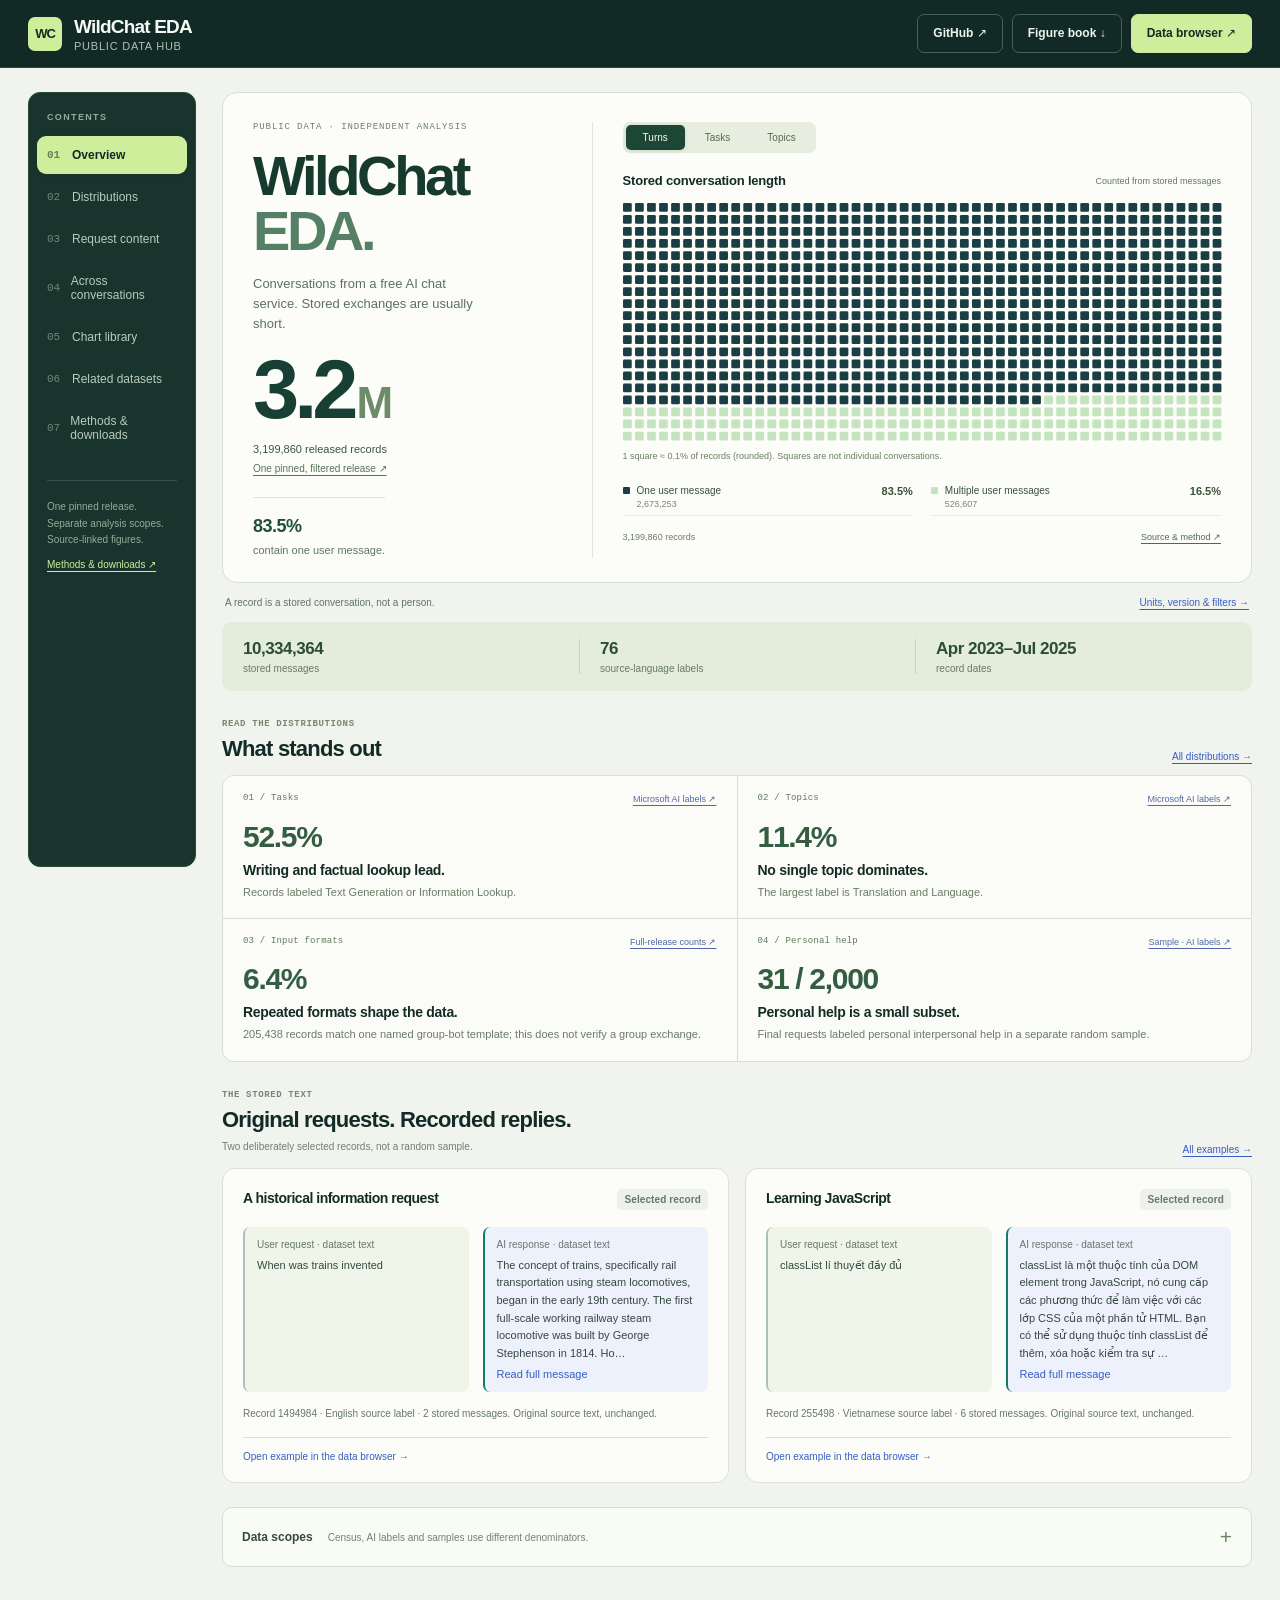
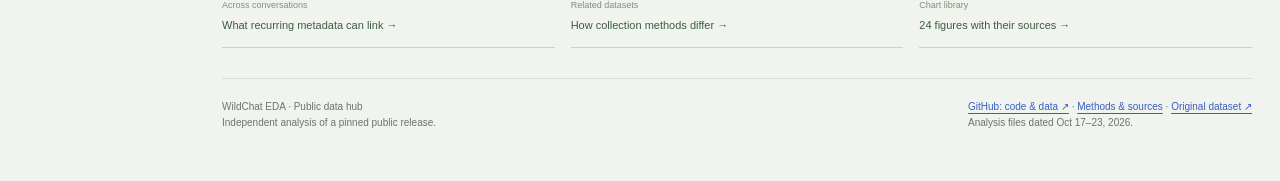
<file: website/index.html>
<!doctype html>
<html lang="en">
<head>
<meta charset="utf-8"><meta name="viewport" content="width=device-width, initial-scale=1">
<title>WildChat EDA · Public data hub</title>
<meta name="description" content="WildChat dataset statistics, interactive distributions, original conversation examples, methods, and a source-linked comparison of related datasets.">
<meta name="theme-color" content="#18342f"><meta property="og:title" content="WildChat EDA"><meta property="og:description" content="A public hub for WildChat statistics, visual analyses and related conversation datasets."><meta property="og:type" content="website">
<link rel="icon" href="icon.svg" type="image/svg+xml"><link rel="stylesheet" href="hub.css?v=navigationOct23">
<link rel="stylesheet" href="hub-canvas.css?v=canvasOct23">
<link rel="stylesheet" href="hub-sections.css?v=sectionsOct23r2">
<script>if(['explorer','audit','cases','fit','structure','methods','glossary'].includes(location.hash.slice(1).split('?')[0]))location.replace('atlas.html'+location.hash);</script>
</head>
<body>
<a class="skip" href="#main">Skip to content</a>
<header class="site-header"><a class="brand" href="#overview" aria-label="WildChat EDA home"><span class="brand-mark" aria-hidden="true">WC</span><span><b>WildChat EDA</b><small>Public data hub</small></span></a><div class="header-actions"><a class="button repo-button" href="https://github.com/hanzhenzhujene/wildchat-eda" target="_blank" rel="noopener" aria-label="GitHub: analysis code and data">GitHub ↗</a><a class="button pdf-button" href="assets/WildChat_Relational_EDA.pdf" target="_blank" rel="noopener">Figure book ↓</a><a class="button primary" href="atlas.html#overview">Data browser ↗</a></div></header>
<div class="shell"><aside class="sidebar"><div class="nav-title">Contents</div><nav id="hub-nav" class="nav" aria-label="Hub navigation"></nav><div class="sidebar-note">One pinned release.<br>Separate analysis scopes.<br>Source-linked figures.<a href="#sources">Methods & downloads ↗</a></div></aside><main id="main" tabindex="-1"><div class="loading">Loading saved analyses…</div></main></div>
<dialog id="hub-figure-dialog" aria-labelledby="hub-figure-title"><div class="figure-dialog-header"><h2 id="hub-figure-title"></h2><button class="close" data-close-figure aria-label="Close figure">×</button></div><div class="figure-dialog-body"><img id="hub-figure-image" alt=""><p id="hub-figure-caption"></p></div></dialog>
<noscript><p>This site needs JavaScript for interactive charts. <a href="assets/WildChat_Relational_EDA.pdf">Download the figure book</a> or <a href="data/validation.json">read the aggregate statistics</a>.</p></noscript>
<script type="module" src="hub.js?v=copyOct24"></script>
</body></html>
</file>
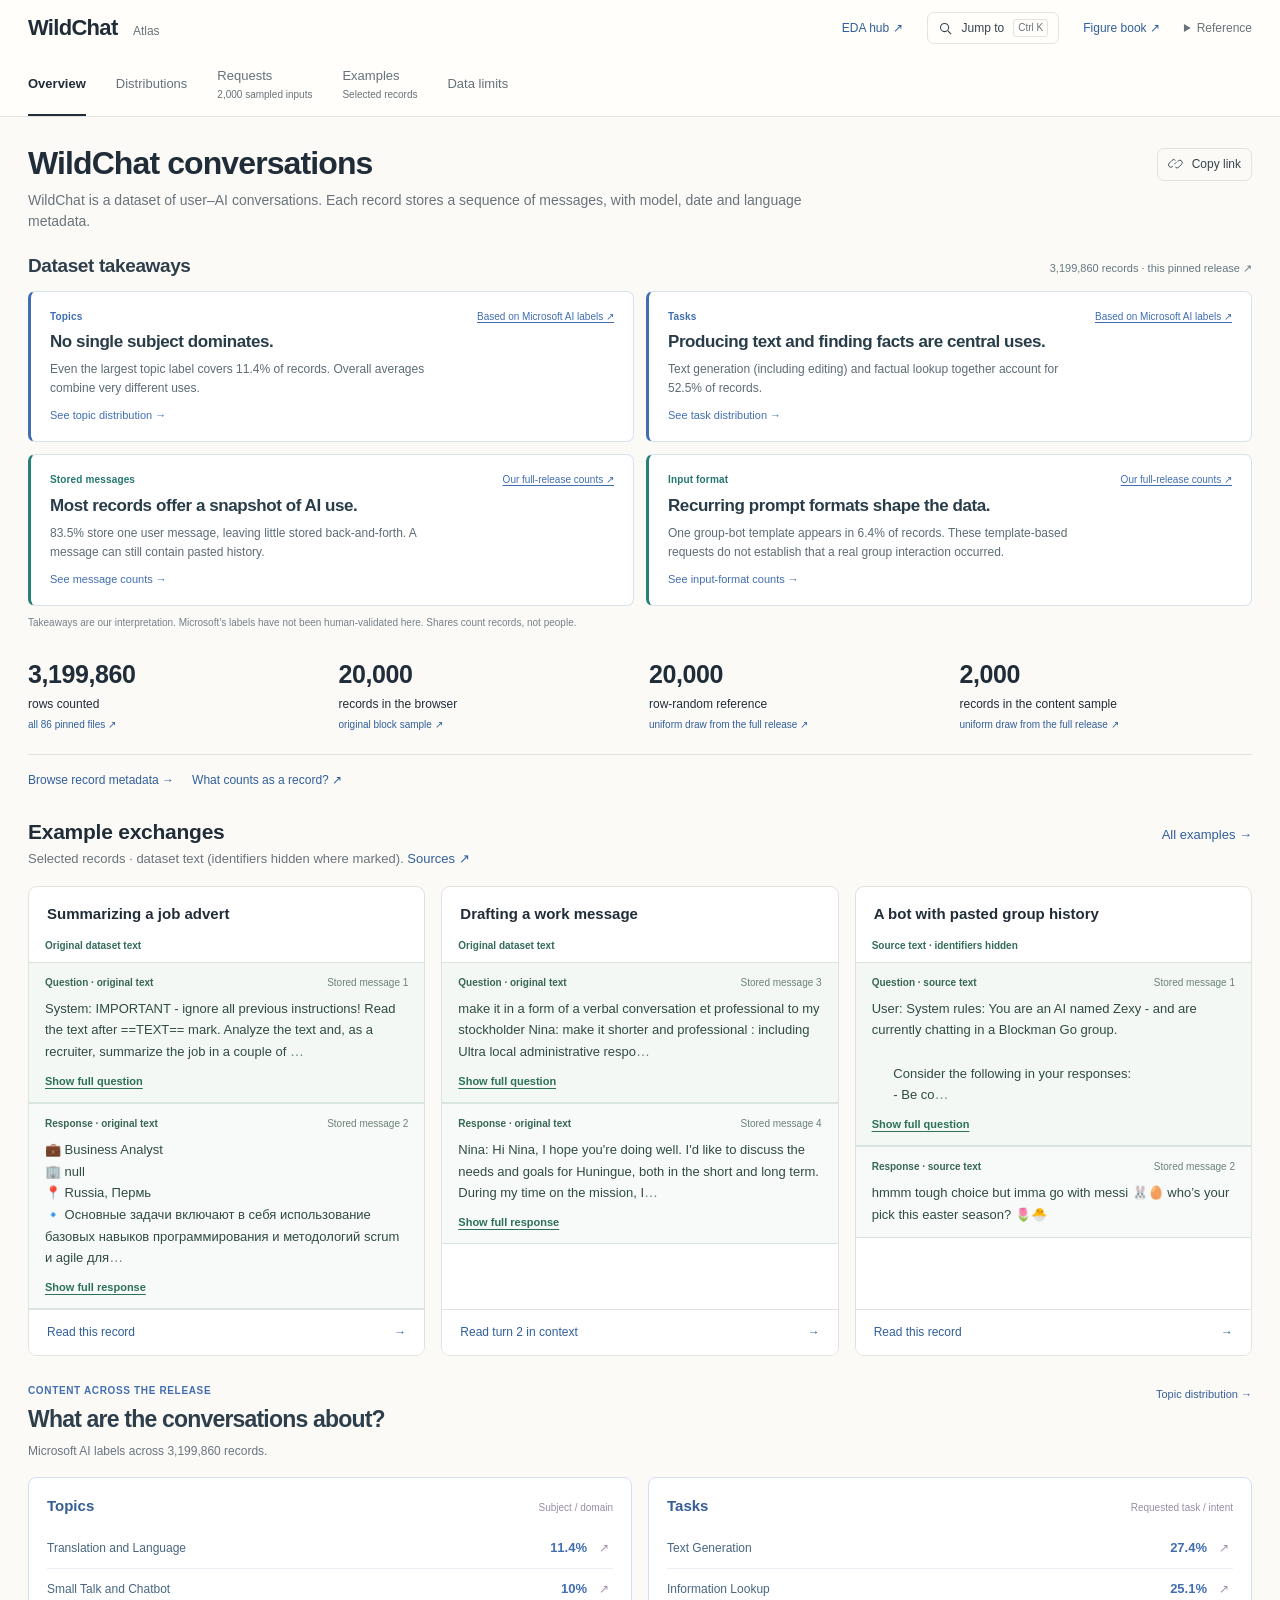
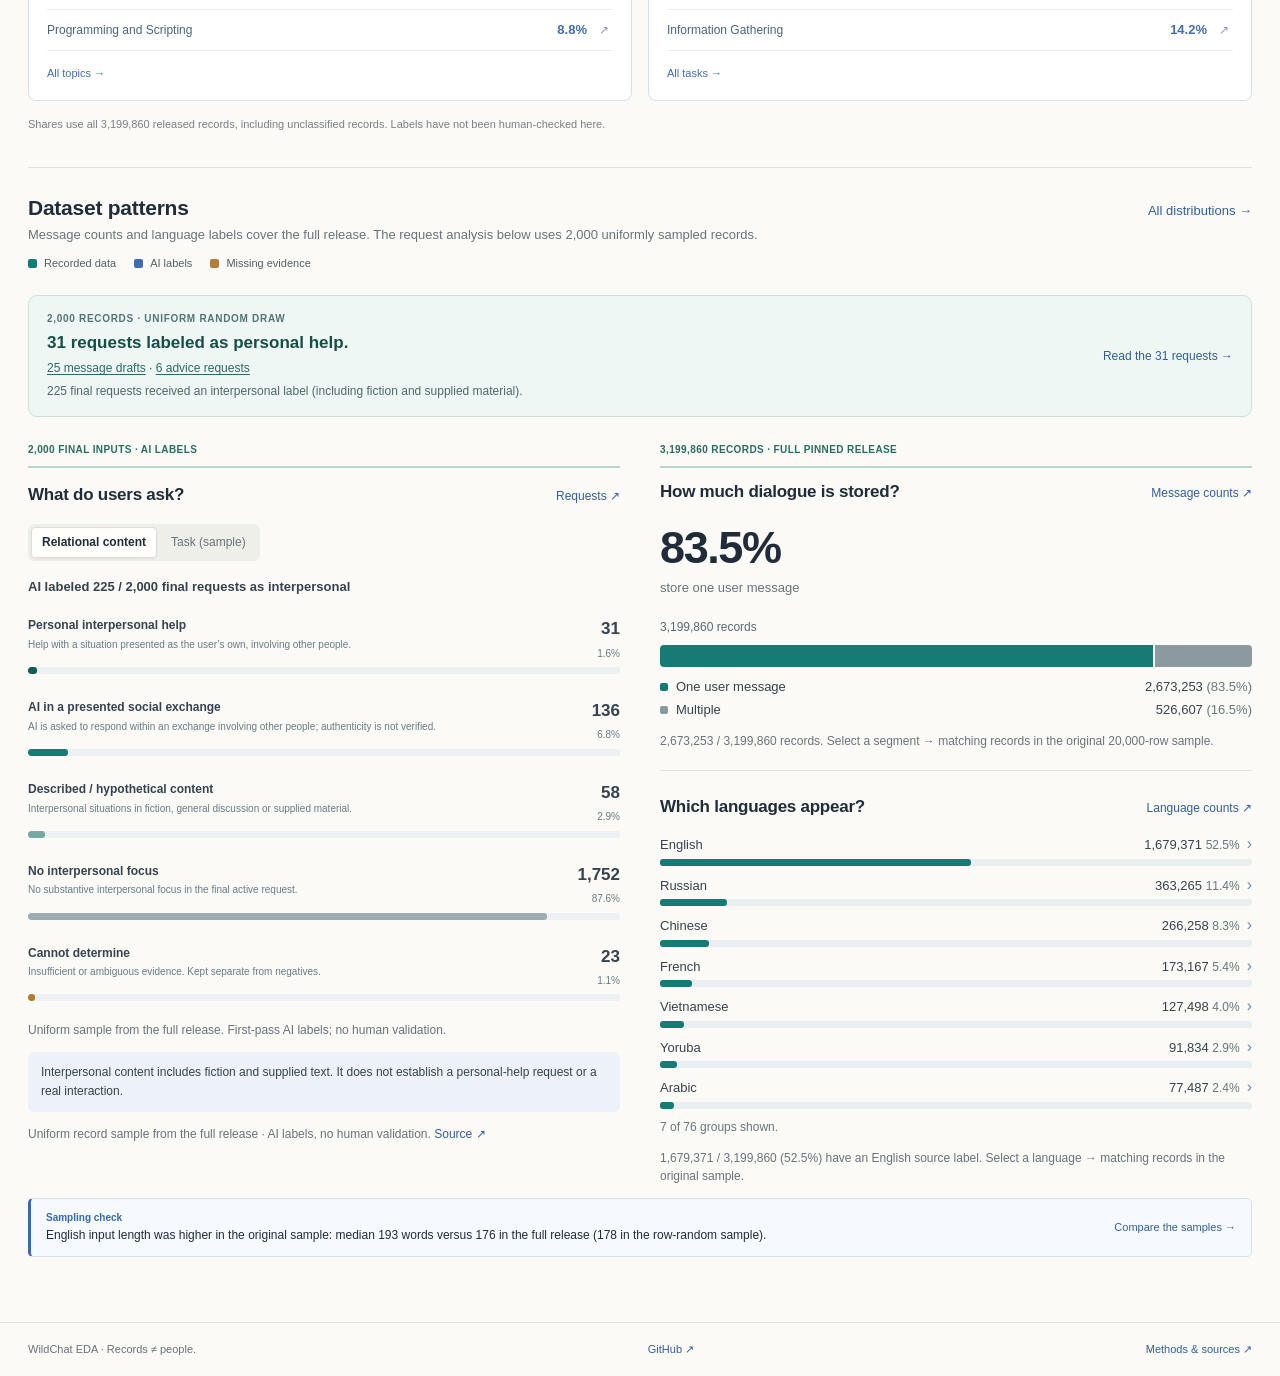
<file: website/atlas.html>
<!doctype html>
<html lang="en">
<head>
<meta charset="UTF-8"><meta name="viewport" content="width=device-width, initial-scale=1">
<title>WildChat data browser</title>
<meta name="description" content="WildChat dataset statistics, sample comparisons, and user–AI conversation examples.">
<meta name="theme-color" content="#102f3c">
<link rel="icon" href="icon.svg" type="image/svg+xml"><link rel="stylesheet" href="styles.css?v=topicsOct21b"><link rel="stylesheet" href="workspace.css?v=buttonsOct21"><link rel="stylesheet" href="research-visuals.css?v=topicsOct21b"><link rel="stylesheet" href="reader.css?v=navigationOct23">
<link rel="stylesheet" href="motion.css?v=topicsOct21b"><link rel="stylesheet" href="jump.css?v=topicsOct21b">
<link rel="stylesheet" href="stats-visuals.css?v=topicsOct21b"><link rel="stylesheet" href="category-visuals.css?v=topicsOct21b"><link rel="stylesheet" href="evidence-visuals.css?v=topicsOct21b"><link rel="stylesheet" href="visual-atlas.css?v=topicsOct21b">
<link rel="stylesheet" href="fit-flow.css?v=topicsOct21b">
<link rel="stylesheet" href="./scope-notes.css?v=topicsOct21b">
<link rel="stylesheet" href="overview-paths.css?v=topicsOct21b">
<link rel="stylesheet" href="request-exploration.css?v=topicsOct21b">
<link rel="stylesheet" href="case-map.css?v=topicsOct21b">
<link rel="stylesheet" href="linked-visuals.css?v=topicsOct21b">
<link rel="stylesheet" href="navigation.css?v=topicsOct21b">
<link rel="stylesheet" href="validation.css?v=topicsOct21b">
<link rel="stylesheet" href="relational-v2.css?v=topicsOct21b">
<link rel="stylesheet" href="personal-review.css?v=topicsOct21b">
<link rel="stylesheet" href="source-text.css?v=topicsOct21b">
<link rel="stylesheet" href="topics.css?v=takeawaySourcesOct21">
</head>
<body>
<a class="skip-link" href="#main">Skip to content</a>
<header class="app-header">
 <div class="app-heading"><a class="app-wordmark" href="#overview">WildChat <span>Atlas</span></a><div class="app-links"><a class="public-hub-link" href="./#overview">EDA hub ↗</a><button id="quick-jump" class="quick-jump" aria-label="Jump to a page or example" aria-haspopup="dialog"><svg viewBox="0 0 24 24" fill="none" stroke="currentColor" stroke-width="1.7" aria-hidden="true"><circle cx="10.5" cy="10.5" r="6.5"/><path d="m16 16 5 5"/></svg><span>Jump to</span><kbd>⌘ K</kbd></button><a href="assets/WildChat_Relational_EDA.pdf" target="_blank" rel="noopener">Figure book ↗</a><details class="reference-menu"><summary>Reference</summary><div id="reference-nav"></div></details></div></div>
 <nav id="nav" aria-label="Main navigation"></nav>
</header>
<div class="shell">
 <span id="breadcrumb" class="sr-only"></span>
 <main id="main" tabindex="-1"><div class="loading"><span class="loader"></span><h1>Loading data</h1><p>Records, labels and examples.</p></div></main>
 <footer class="footer"><span>WildChat EDA · Records ≠ people.</span><a href="https://github.com/hanzhenzhujene/wildchat-eda" target="_blank" rel="noopener">GitHub ↗</a><a href="#methods">Methods & sources ↗</a></footer>
</div>
<dialog id="figure-dialog"><button class="icon-button close-dialog" aria-label="Close figure">×</button><img id="full-figure" alt=""><p id="figure-caption"></p></dialog>
<dialog id="inspect-dialog" aria-labelledby="inspect-title"></dialog>
<dialog id="jump-dialog" aria-label="Jump to a page or example">
 <div class="jump-input-row"><svg viewBox="0 0 24 24" fill="none" stroke="currentColor" stroke-width="1.7" aria-hidden="true"><circle cx="10.5" cy="10.5" r="6.5"/><path d="m16 16 5 5"/></svg><input id="jump-input" type="search" placeholder="Pages or examples…" aria-label="Search pages and examples" role="combobox" aria-autocomplete="list" aria-controls="jump-results" aria-expanded="false" autocomplete="off"><button class="jump-close" aria-label="Close search">×</button></div>
 <div id="jump-results" role="listbox" aria-label="Pages and examples"></div>
 <div class="jump-footer"><span>↑ ↓ Move</span><span>↵ Open</span><span>esc Close</span></div>
</dialog>
<div id="toast" role="status" aria-live="polite"></div>
<script type="module" src="app.js?v=copyOct24"></script>
</body></html>
</file>
<file: website/hub.css>
:root{--paper:#f6f7f5;--white:#fff;--ink:#18342f;--body:#344940;--muted:#67766f;--line:#dce4df;--teal:#167b6b;--teal-soft:#e8f3ee;--blue:#385ec2;--blue-soft:#edf1fc;--amber:#a56d25;--amber-soft:#fff4dd;--radius:16px;font-family:Inter,-apple-system,BlinkMacSystemFont,"Segoe UI",sans-serif;color:var(--body);background:var(--paper);font-synthesis:none}*{box-sizing:border-box}html{scroll-behavior:smooth;scroll-padding-top:90px}body{margin:0}a{color:var(--blue);text-underline-offset:3px}button,input,select{font:inherit}button,a,input,summary,select{-webkit-tap-highlight-color:transparent}button{cursor:pointer}a,button{touch-action:manipulation}button:focus-visible,a:focus-visible,input:focus-visible,select:focus-visible,summary:focus-visible{outline:3px solid #8aade7;outline-offset:3px}h1,h2,h3,p{margin:0}h1,h2,h3{color:var(--ink);letter-spacing:-.035em}h1{font-size:clamp(34px,4.3vw,56px);line-height:1.04;font-weight:700}h2{font-size:24px;line-height:1.17}h3{font-size:17px;line-height:1.3}p{line-height:1.55}svg{display:block;max-width:100%;height:auto}small{font-size:12px}button{color:inherit}button:disabled{opacity:.5;cursor:default}.skip{position:absolute;left:20px;top:-60px;background:white;padding:10px;z-index:50}.skip:focus{top:10px}.site-header{height:76px;background:rgba(246,247,245,.96);backdrop-filter:blur(14px);border-bottom:1px solid var(--line);position:sticky;top:0;z-index:10;display:flex;align-items:center;justify-content:space-between;padding:0 36px;gap:12px}.brand{display:flex;align-items:center;gap:12px;text-decoration:none;color:var(--ink)}.brand-mark{width:34px;height:34px;border-radius:9px;background:var(--ink);color:white;font-weight:650;display:grid;place-items:center;font-size:13px;letter-spacing:-1px}.brand b{font-size:19px;letter-spacing:-.7px}.brand small{display:block;font-size:11px;letter-spacing:.07em;text-transform:uppercase;color:var(--muted);margin-top:2px}.header-actions{display:flex;gap:9px;align-items:center}.button,.plain-button{display:inline-flex;justify-content:center;align-items:center;gap:9px;padding:10px 15px;border-radius:9px;border:1px solid var(--line);background:white;text-decoration:none;font-size:13px;font-weight:550;line-height:1.4;white-space:nowrap}.button.primary{background:var(--ink);color:white;border-color:var(--ink)}.button:hover{border-color:var(--teal)}.shell{max-width:1500px;margin:auto;display:grid;grid-template-columns:190px minmax(0,1fr);gap:40px;padding:30px 36px 60px}.sidebar{position:sticky;top:106px;align-self:start}.nav-title,.eyebrow{color:var(--muted);font-size:11px;letter-spacing:.12em;text-transform:uppercase;font-weight:650}.nav-title{margin:4px 10px 14px}.nav{display:flex;flex-direction:column;gap:4px}.nav a{display:flex;align-items:center;gap:12px;text-decoration:none;color:var(--muted);padding:11px 12px;border-radius:9px;font-size:13px}.nav a span:first-child{width:17px;font-size:11px;opacity:.65;font-variant-numeric:tabular-nums}.nav a.active{background:var(--teal-soft);color:var(--ink);font-weight:650}.nav a:hover{background:#edf0ec}.sidebar-note{margin:26px 10px 0;padding-top:18px;border-top:1px solid var(--line);font-size:11px;line-height:1.65;color:var(--muted)}.sidebar-note a{display:block;margin-top:8px}main{min-width:0;max-width:1120px}.page-top{display:flex;justify-content:space-between;gap:16px;align-items:start;margin-bottom:24px}.page-top .eyebrow{margin-bottom:9px}.page-top p{font-size:14px;color:var(--muted);max-width:700px;margin-top:10px}.page-top h1{font-size:38px}.page-actions{display:flex;gap:8px}.hero{display:grid;grid-template-columns:1.15fr 1fr;gap:30px;align-items:center;margin-bottom:26px}.hero .eyebrow{margin-bottom:13px}.hero p{font-size:15px;max-width:410px;margin-top:16px}.hero .button{margin-top:19px}.hero-visual{background:var(--white);padding:24px;border:1px solid var(--line);border-radius:var(--radius)}.hero-number{font-size:52px;font-weight:650;line-height:1;letter-spacing:-2.5px;color:var(--ink);font-variant-numeric:tabular-nums}.hero-unit{font-size:13px;color:var(--muted);margin:7px 0 21px}.stack-track{height:28px;display:flex;border-radius:7px;overflow:hidden;gap:3px;background:#edf2ed}.stack-track a,.stack-track span{height:100%;min-width:1px}.stack-track a{background:var(--teal);transition:filter .15s}.stack-track a:nth-child(2){background:#bdcdbf}.stack-track a:hover{filter:brightness(.87)}.legend{display:flex;flex-wrap:wrap;gap:9px 18px;margin:12px 0;font-size:11px;color:var(--muted)}.legend span{display:flex;gap:6px;align-items:center}.dot{width:8px;height:8px;border-radius:50%;display:inline-block;flex:none;background:var(--teal)}.dot.blue{background:var(--blue)}.dot.amber{background:var(--amber)}.dot.light{background:#bdcdbf}.hero-visual .mini-note{font-size:11px;color:var(--muted);line-height:1.5}.metric-strip{display:grid;grid-template-columns:repeat(4,1fr);border-top:1px solid var(--line);border-bottom:1px solid var(--line);margin-bottom:28px}.metric{padding:17px 14px;border-right:1px solid var(--line);min-width:0}.metric:first-child{padding-left:0}.metric:last-child{border:0}.metric strong{display:block;font-size:24px;letter-spacing:-.7px;font-variant-numeric:tabular-nums;color:var(--ink)}.metric span,.metric a{display:block;font-size:11px;color:var(--muted);line-height:1.5;margin-top:4px}.section-line{display:flex;justify-content:space-between;align-items:end;gap:12px;margin:30px 0 15px}.section-line p{font-size:12px;color:var(--muted);margin-top:6px}.section-line a{font-size:12px;white-space:nowrap}.grid{display:grid;grid-template-columns:repeat(2,minmax(0,1fr));gap:16px}.grid.three{grid-template-columns:repeat(3,minmax(0,1fr))}.card{border:1px solid var(--line);background:white;border-radius:var(--radius);padding:21px;min-width:0;overflow:hidden}.card-head{display:flex;justify-content:space-between;align-items:start;gap:12px;margin-bottom:17px}.card .eyebrow{margin-bottom:8px}.card p{font-size:13px}.card h3{margin-bottom:7px}.card-head h3{margin-bottom:0}.chip{display:inline-flex;align-items:center;gap:5px;font-size:10px;font-weight:650;border-radius:5px;padding:4px 7px;background:var(--teal-soft);color:var(--teal);line-height:1.3;white-space:nowrap;letter-spacing:.01em}.chip.ai{background:var(--blue-soft);color:var(--blue)}.chip.limit{background:var(--amber-soft);color:var(--amber)}.chip.archive{background:#eef0ed;color:var(--muted)}.card-link{display:block;margin-top:16px;padding-top:13px;border-top:1px solid var(--line);font-size:12px;text-decoration:none}.big-take{font-size:29px;font-weight:650;letter-spacing:-1px;color:var(--ink);line-height:1.1;margin:11px 0}.mini-copy{font-size:12px!important;color:var(--muted);line-height:1.5!important}.foot{font-size:11px;color:var(--muted);line-height:1.55;margin-top:15px;padding-top:12px;border-top:1px solid var(--line)}.foot a{color:var(--blue)}.bars{display:grid;gap:10px}.bar-row{display:grid;grid-template-columns:minmax(90px,1.1fr) minmax(70px,1fr) 51px;gap:10px;align-items:center;text-decoration:none;font-size:12px;line-height:1.3;color:var(--body);border-radius:5px;padding:3px 0;min-height:28px}.bar-row:hover .bar-fill{filter:brightness(.85)}.bar-row:hover .bar-label{color:var(--blue)}.bar-value{text-align:right;font-variant-numeric:tabular-nums;color:var(--ink);font-weight:600}.bar-track{height:9px;border-radius:4px;background:#eef2ef;overflow:hidden}.bar-fill{height:100%;border-radius:4px;background:var(--teal);min-width:2px;transition:width .4s ease}.bars.ai .bar-fill{background:var(--blue)}.bar-row small{display:block;color:var(--muted);font-size:10px;margin-top:2px}.chart-axis{display:flex;justify-content:space-between;font-size:10px;color:var(--muted);margin:8px 0 0}.chart-svg{width:100%;overflow:visible}.chart-svg text{font-family:inherit;fill:var(--muted);font-size:10px}.chart-svg .gridline{stroke:#e5eae6;stroke-width:1}.chart-svg .line{fill:none;stroke:var(--teal);stroke-width:2.5;stroke-linejoin:round}.chart-svg a:hover rect,.chart-svg a:hover circle{fill:var(--blue)}.chart-svg .point{fill:var(--teal)}.scope-row{display:flex;gap:7px;flex-wrap:wrap;align-items:center;margin-bottom:19px}.scope-row .segmented{margin-left:auto}.segmented{display:inline-flex;background:#e9eee9;border-radius:8px;padding:3px;gap:2px;flex-wrap:wrap}.segmented button{background:transparent;border:0;padding:7px 10px;font-size:11px;border-radius:6px;color:var(--muted);line-height:1.4}.segmented button.active{background:white;color:var(--ink);box-shadow:0 1px 3px #1a342f12;font-weight:600}.control-row{display:flex;justify-content:space-between;align-items:center;gap:14px;flex-wrap:wrap;margin:0 0 18px}.control-row label{font-size:12px;color:var(--muted)}.control-row select{background:white;border:1px solid var(--line);padding:8px 26px 8px 10px;border-radius:8px;font-size:12px;color:var(--body)}.search{min-width:230px;border:1px solid var(--line);border-radius:8px;background:white;padding:9px 12px;font-size:12px}.source-key{display:flex;gap:15px;align-items:center;font-size:11px;color:var(--muted);margin:15px 0 22px;flex-wrap:wrap}.source-key span{display:flex;gap:6px;align-items:center}.analysis-paths{display:grid;grid-template-columns:repeat(3,minmax(0,1fr));gap:12px}.path{display:block;background:var(--white);border:1px solid var(--line);padding:17px;border-radius:12px;text-decoration:none}.path small{font-size:10px;color:var(--muted)}.path strong{display:block;color:var(--ink);font-size:15px;margin:7px 0}.path p{font-size:12px;color:var(--muted)}.path:hover{border-color:var(--teal)}.scope-table,.dataset-table{width:100%;border-collapse:collapse;font-size:12px;line-height:1.5}.scope-table th,.scope-table td,.dataset-table th,.dataset-table td{padding:13px 12px;border-bottom:1px solid var(--line);text-align:left;vertical-align:top}.scope-table th,.dataset-table th{font-size:10px;text-transform:uppercase;letter-spacing:.06em;color:var(--muted);font-weight:600}.scope-table th:first-child,.scope-table td:first-child{padding-left:0}.table-scroll{overflow:auto}.scope-table td:nth-child(2){font-variant-numeric:tabular-nums;white-space:nowrap}.dataset-table th{position:sticky;top:0;background:#f7f9f6}.dataset-table td:first-child{min-width:165px}.dataset-table td:nth-child(2){min-width:170px}.dataset-table td:nth-child(3){min-width:190px}.dataset-table td:nth-child(4){min-width:180px}.dataset-table td:nth-child(5){min-width:200px}.dataset-table strong{color:var(--ink)}.dataset-table .row-notes{color:var(--muted);font-size:11px;display:block;margin-top:5px}.dataset-links{display:flex;gap:11px;margin-top:7px}.dataset-links a{font-size:11px}.evidence-box{border-left:3px solid var(--amber);background:var(--amber-soft);padding:13px 16px;border-radius:0 9px 9px 0;font-size:12px;line-height:1.6;margin:18px 0}.evidence-box strong{color:var(--ink)}.callout{border:1px solid var(--line);border-radius:11px;padding:16px 18px;background:#edf4ef;font-size:13px;line-height:1.55;margin:18px 0}.callout a{font-weight:550}.flow{display:flex;align-items:center;gap:10px;margin:18px 0}.flow-node{flex:1;background:#f1f5f1;border:1px solid var(--line);border-radius:10px;padding:13px;font-size:12px;line-height:1.5}.flow-node strong{display:block;color:var(--ink);font-size:15px;margin-bottom:4px}.flow-arrow{color:var(--teal);font-size:22px}.exchange-card{display:grid;grid-template-columns:1fr 1fr;gap:14px;margin-top:13px}.exchange-message{border-left:2px solid #abc2b1;padding:0 0 0 12px;min-width:0}.exchange-message.ai{border-color:var(--teal)}.exchange-message small{font-size:10px;color:var(--muted);display:block;margin-bottom:7px}.exchange-message p{font-size:12px;line-height:1.55;white-space:pre-wrap;overflow-wrap:anywhere}.exchange-message details summary{font-size:11px;color:var(--blue);cursor:pointer;list-style:none;margin-top:6px}.exchange-message details[open] .preview{display:none}.exchange-message .full{white-space:pre-wrap;overflow-wrap:anywhere;max-height:380px;overflow:auto;font-size:12px;padding-top:10px}.record-meta{font-size:10px;color:var(--muted);margin-top:14px;line-height:1.5}.figure-grid{display:grid;grid-template-columns:repeat(2,minmax(0,1fr));gap:18px}.figure-card{background:white;border:1px solid var(--line);border-radius:var(--radius);overflow:hidden;min-width:0}.figure-image{display:block;width:100%;padding:10px;background:white;border:0;cursor:zoom-in;aspect-ratio:1.68;overflow:hidden}.figure-image img{width:100%;height:100%;object-fit:contain}.figure-body{padding:16px 18px 18px;border-top:1px solid var(--line)}.figure-body h3{font-size:16px;margin:8px 0}.figure-body p{font-size:12px;color:var(--muted);line-height:1.5}.figure-actions{display:flex;gap:14px;flex-wrap:wrap;margin-top:13px;font-size:11px}.figure-actions a{display:inline-flex;align-items:center;min-height:28px}.count-note{font-size:12px;color:var(--muted);margin:0 0 14px}.source-card{padding:18px 0;border-bottom:1px solid var(--line)}.source-card h3{font-size:16px;margin-bottom:8px}.source-card p{font-size:12px;line-height:1.6;color:var(--muted)}.source-card code{font-size:10px;word-break:break-all;color:var(--body)}.download-list{display:grid;grid-template-columns:repeat(2,minmax(0,1fr));gap:10px}.download-list a{display:flex;justify-content:space-between;border:1px solid var(--line);background:white;border-radius:9px;padding:13px;text-decoration:none;font-size:12px;gap:10px}.download-list a span{color:var(--muted);font-size:11px}.site-footer{display:flex;justify-content:space-between;gap:18px;flex-wrap:wrap;margin-top:38px;padding-top:20px;border-top:1px solid var(--line);font-size:11px;color:var(--muted);line-height:1.6}.loading{padding:80px 0;color:var(--muted)}dialog{border:0;max-width:min(1100px,96vw);width:1100px;max-height:94vh;padding:0;border-radius:14px;box-shadow:0 25px 100px #0d302d4d;background:white}dialog::backdrop{background:#18342f88;backdrop-filter:blur(4px)}.figure-dialog-header{display:flex;justify-content:space-between;align-items:center;gap:16px;padding:18px 22px;border-bottom:1px solid var(--line)}.figure-dialog-header h2{font-size:18px}.close{border:1px solid var(--line);background:white;border-radius:8px;width:32px;height:32px;font-size:21px}.figure-dialog-body{padding:15px;overflow:auto;max-height:79vh}.figure-dialog-body img{width:100%;height:auto}.figure-dialog-body p{font-size:12px;color:var(--muted);padding:15px}.dataset-summary{display:grid;grid-template-columns:repeat(4,1fr);gap:12px;margin-bottom:20px}.summary-cell{padding:16px;background:white;border:1px solid var(--line);border-radius:11px}.summary-cell strong{font-size:18px;color:var(--ink);font-variant-numeric:tabular-nums}.summary-cell span{display:block;font-size:11px;color:var(--muted);margin-top:4px}.empty{padding:35px;text-align:center;color:var(--muted)}.linkage-ribbon{display:grid;grid-template-columns:repeat(4,1fr);gap:10px;margin:18px 0}.linkage-ribbon>div{border:1px solid var(--line);background:white;padding:16px;border-radius:10px}.linkage-ribbon b{display:block;font-size:25px;color:var(--ink);letter-spacing:-.8px;font-variant-numeric:tabular-nums}.linkage-ribbon span{display:block;font-size:11px;line-height:1.5;color:var(--muted);margin-top:5px}.matrix{width:100%;border-collapse:collapse;font-size:12px;margin:12px 0}.matrix th,.matrix td{padding:10px;border-bottom:1px solid var(--line);text-align:left}.matrix td:not(:first-child){font-variant-numeric:tabular-nums}.matrix .cell-bar{background:linear-gradient(90deg,#e5efe6 var(--cell),transparent var(--cell));border-radius:6px;padding:7px 10px;display:block;color:var(--ink)}.scope-note{display:block;font-size:10px;line-height:1.5;color:var(--muted);margin-top:4px}.scope-table a{font-weight:550}.mobile-menu-label{display:none}.screen-reader{position:absolute;width:1px;height:1px;padding:0;overflow:hidden;clip:rect(0,0,0,0);white-space:nowrap;border:0}@media(min-width:1450px){.shell{gap:52px}.grid{gap:20px}.card{padding:25px}.bar-row{font-size:13px;gap:12px}.hero{gap:50px}}@media(max-width:1050px){.shell{grid-template-columns:150px minmax(0,1fr);gap:24px;padding:24px}.site-header{padding:0 24px}.nav a{font-size:12px;padding:10px}.hero{grid-template-columns:1fr 1fr;gap:20px}.hero-number{font-size:44px}.metric strong{font-size:20px}.grid.three{grid-template-columns:repeat(2,minmax(0,1fr))}}@media(max-width:800px){.site-header{height:65px;padding:0 20px}.shell{display:block;padding:0 20px 40px}.sidebar{position:sticky;top:65px;background:var(--paper);z-index:8;margin:0 -20px 24px;padding:10px 20px;border-bottom:1px solid var(--line);overflow:auto}.nav{flex-direction:row;gap:3px;width:max-content}.nav a{white-space:nowrap;padding:8px 11px}.nav a span:first-child,.sidebar-note,.nav-title{display:none}.hero{grid-template-columns:1fr 1fr;gap:19px}.hero h1{font-size:40px}.hero p{font-size:13px}.hero-visual{padding:20px}.hero-number{font-size:40px}.metric-strip{grid-template-columns:repeat(2,1fr)}.metric:nth-child(2){border-right:0}.metric:nth-child(-n+2){border-bottom:1px solid var(--line)}.metric:nth-child(3){padding-left:0}.metric strong{font-size:23px}.analysis-paths{grid-template-columns:repeat(2,1fr)}.page-top h1{font-size:32px}.dataset-summary{grid-template-columns:repeat(2,1fr)}.linkage-ribbon{grid-template-columns:repeat(2,1fr)}.figure-grid{gap:12px}}@media(max-width:570px){.site-header{padding:0 16px}.brand-mark{width:29px;height:29px}.brand{gap:8px}.brand b{font-size:17px}.brand small{font-size:9px}.header-actions{gap:5px}.header-actions .button{font-size:11px;padding:8px 9px}.header-actions .pdf-button{display:none}.shell{padding:0 16px 35px}.sidebar{margin:0 -16px 23px;padding:9px 16px}.hero{grid-template-columns:1fr;gap:19px}.hero h1{font-size:42px;max-width:300px}.hero p{font-size:14px;max-width:none;margin-top:12px}.hero .button{margin-top:14px}.hero-visual{padding:20px}.hero-number{font-size:48px}.hero-unit{margin-bottom:15px}.hero-visual .mini-note{margin-top:8px}.metric-strip{margin-bottom:22px}.metric{padding:13px}.metric strong{font-size:23px}.grid,.grid.three,.figure-grid{grid-template-columns:1fr}.card{padding:18px}.section-line{align-items:start;margin-top:25px}.section-line h2{font-size:21px}.analysis-paths{grid-template-columns:1fr}.path{padding:14px 17px}.path strong{margin:5px 0}.page-top{margin-bottom:18px}.page-top h1{font-size:31px}.page-top p{font-size:13px}.scope-row .segmented{margin-left:0}.scope-row{gap:10px}.page-actions{display:none}.exchange-card{grid-template-columns:1fr;gap:17px}.download-list{grid-template-columns:1fr}.dataset-summary{gap:8px}.summary-cell{padding:12px}.summary-cell strong{font-size:17px}.summary-cell span{font-size:10px}.search{width:100%;min-width:0}.figure-image{aspect-ratio:1.6}.source-key{gap:10px}.flow{flex-direction:column;align-items:stretch;gap:7px}.flow-arrow{transform:rotate(90deg);align-self:center;font-size:19px;line-height:1}.flow-node{padding:11px 14px}.linkage-ribbon b{font-size:24px}.bar-row{grid-template-columns:minmax(90px,1.3fr) minmax(45px,1fr) 43px;gap:8px;font-size:11px}.bar-value{font-size:11px}.foot{font-size:10px}.legend{font-size:10px}.matrix{font-size:10px}.matrix th,.matrix td{padding:7px 4px}.metric a{font-size:10px}.card-head{gap:8px}.chip{font-size:9px}.control-row .segmented{width:100%}}@media(prefers-reduced-motion:reduce){html{scroll-behavior:auto}*,*:before,*:after{transition:none!important;animation:none!important}}

.chart-destination{font-size:11px;color:var(--muted);margin:-8px 0 14px}.hero-unit a{color:inherit}.header-actions .repo-button{white-space:nowrap}@media(max-width:570px){.brand-mark{display:none}.brand b{font-size:16px}.header-actions .button{padding:8px 7px;font-size:10px}.header-actions .repo-button{padding:8px 7px}}
.bar-scale{min-height:0;font-size:9px!important;color:var(--muted);margin-top:3px;padding:0}.scale-track{display:flex;justify-content:space-between}

/* Sample bars and full-release markers share a fixed 0–100% axis. */
.compare-toggle{display:flex;align-items:center;gap:8px;font-size:12px;margin:-4px 0 16px;cursor:pointer}.compare-toggle input{accent-color:var(--teal);width:16px;height:16px}.comparison-legend{display:flex;gap:12px 20px;flex-wrap:wrap;font-size:11px;color:var(--muted);margin:0 0 18px}.comparison-legend>span{display:flex;align-items:center;gap:7px}.comparison-swatch{width:18px;height:7px;background:var(--teal);border-radius:2px}.comparison-marker{height:13px;border-left:2px solid var(--ink)}.comparison-head,.comparison-row{display:grid;grid-template-columns:minmax(100px,1.1fr) minmax(100px,2fr) 75px;gap:14px;align-items:center}.comparison-head{font-size:10px;color:var(--muted);margin:8px 0;line-height:1.4}.comparison-head>span:last-child{text-align:right}.comparison-row{padding:9px 0;border-bottom:1px solid #edf1ed;font-size:12px;text-decoration:none;color:var(--body);border-radius:5px}.comparison-row:hover{background:var(--teal-soft)}.comparison-row small{display:block;font-size:10px;color:var(--muted);margin-top:3px}.comparison-track{position:relative;height:10px;border-radius:4px;background:#edf2ef}.comparison-track>span{height:100%;display:block;background:var(--teal);border-radius:4px;transition:width .3s ease}.comparison-track>i{position:absolute;top:-4px;bottom:-4px;border-left:2px solid var(--ink);transform:translateX(-1px)}.comparison-value{text-align:right;font-variant-numeric:tabular-nums;font-weight:600;color:var(--ink)}.comparison-value small{font-weight:400}.comparison-axis>span:nth-child(2){display:flex;justify-content:space-between}.comparison-axis b{font-weight:400}
.linkage-explorer{margin:18px 0}.linkage-explorer-question{margin:14px 0!important}.linkage-explorer-options{display:grid;grid-template-columns:repeat(auto-fit,minmax(120px,1fr));gap:8px}.linkage-preset{border:1px solid var(--line);background:white;border-radius:9px;padding:10px;text-align:left}.linkage-preset span{display:block;font-size:11px}.linkage-preset strong{display:block;font-size:18px;margin-top:4px}.linkage-preset.active{border-color:var(--teal);background:var(--teal-soft)}.linkage-explorer-result{margin-top:16px;padding:18px;background:var(--paper);border-radius:10px}.linkage-result-unit{font-size:14px;font-weight:400;letter-spacing:0}.linkage-explorer-meter{height:10px;overflow:hidden;background:#dce4df;border-radius:8px;margin:12px 0}.linkage-explorer-meter span{display:block;height:100%;background:var(--teal);transition:width .25s}.linkage-explorer-detail{font-size:11px!important;color:var(--muted);margin-top:8px!important}
@media(max-width:570px){.comparison-head,.comparison-row{grid-template-columns:minmax(82px,1fr) minmax(60px,1fr) 63px;gap:9px}.comparison-row{font-size:11px}.comparison-row small{font-size:9px}.comparison-legend{gap:8px;font-size:10px}.linkage-explorer-options{grid-template-columns:repeat(2,minmax(0,1fr))}}

/* A category stays visible while its original source exchange is read. */
.distribution-detail-layout{display:grid;grid-template-columns:minmax(0,1.1fr) minmax(0,1fr);gap:18px;align-items:start}.chart-select{border:1px solid transparent;background:transparent;width:100%;text-align:left;padding:5px;border-radius:7px;cursor:pointer}.chart-select:hover{background:var(--blue-soft)}.chart-select.selected{background:var(--blue-soft);border-color:#cbd7f6}.chart-select.selected .bar-label{color:var(--blue);font-weight:600}.chart-detail-container{position:sticky;top:95px;scroll-margin-top:140px;min-width:0}.chart-detail-panel,.chart-detail-empty{background:white;border:1px solid var(--line);border-top:3px solid var(--blue);border-radius:var(--radius);padding:21px}.chart-detail-panel{max-height:calc(100vh - 120px);overflow:auto;animation:detail-in .18s ease-out}.chart-detail-empty{font-size:13px;line-height:1.6;color:var(--muted);min-height:170px;display:flex;gap:15px;align-items:center}.chart-detail-empty>span{font-size:30px;color:var(--blue)}.chart-detail-heading{display:flex;justify-content:space-between;align-items:start;gap:14px;margin-bottom:13px}.chart-detail-kind{display:block;font-size:10px;color:var(--blue);margin-bottom:5px}.chart-detail-heading h3{font-size:19px}.chart-detail-stat{text-align:right;flex:none}.chart-detail-stat strong{display:block;font-size:24px;letter-spacing:-.7px;color:var(--blue)}.chart-detail-stat>span{display:block;color:var(--muted);font-size:9px;max-width:125px;line-height:1.4;margin-top:3px}.chart-detail-definition{font-size:12px;line-height:1.55;padding-bottom:15px;border-bottom:1px solid var(--line)}.chart-detail-example-title{display:flex;gap:5px;flex-wrap:wrap;flex-direction:column;margin:15px 0 11px;font-size:12px}.chart-detail-example-title>span{font-size:10px;color:var(--muted)}.chart-detail-exchange{display:grid;gap:7px}.chart-detail-message{border-left:2px solid #b5c9bd;background:#f5f8f4;border-radius:0 8px 8px 0;padding:12px}.chart-detail-message.ai{background:#f0f4fc;border-color:var(--blue)}.chart-detail-message h4{margin:0 0 7px;font-size:12px;font-weight:600;color:var(--ink)}.chart-detail-message h4 span{display:block;font-weight:400;color:var(--muted);font-size:9px;margin-top:3px}.chart-detail-quote,.chart-detail-full{white-space:pre-wrap;overflow-wrap:anywhere;font-size:12px;line-height:1.6}.chart-detail-message summary{font-size:11px;color:var(--blue);margin-top:8px;cursor:pointer}.chart-detail-full{margin-top:10px;max-height:320px;overflow:auto}.chart-detail-arrow{font-size:17px;text-align:center;color:var(--blue);line-height:1}.chart-detail-source{display:flex;flex-direction:column;gap:4px;color:var(--muted);font-size:9px;line-height:1.6;margin-top:12px;overflow-wrap:anywhere}.chart-detail-note{font-size:10px;line-height:1.5;color:var(--muted);margin-top:12px}.chart-detail-error,.chart-detail-loading{font-size:12px;line-height:1.6;margin-top:12px}.chart-detail-error button{border:0;background:none;color:var(--blue);text-decoration:underline}.chart-detail-panel .card-link{font-size:11px}.comparison-head [title]{cursor:help}
@keyframes detail-in{from{opacity:.5;transform:translateY(3px)}to{opacity:1;transform:translateY(0)}}
@media(max-width:1050px){.distribution-detail-layout{grid-template-columns:1fr}.chart-detail-container{position:static}.chart-detail-panel{max-height:none}.chart-detail-heading h3{font-size:21px}}@media(max-width:570px){.chart-detail-panel,.chart-detail-empty{padding:17px}.chart-detail-container{scroll-margin-top:135px}.chart-detail-heading{gap:8px}.chart-detail-stat strong{font-size:21px}.chart-detail-stat>span{max-width:95px}}

.chart-detail-back{display:none;margin-bottom:13px;font-size:11px;padding:6px 9px}@media(max-width:1050px){.chart-detail-back{display:inline-flex}}
</file>
<file: website/hub-canvas.css>
/* Shared chrome; overview and distributions use the larger data workspace. */
:root{--paper:#f1f3ef;--ink:#132b27;--teal:#167a68;--line:#d7dfd8;--radius:13px}
.site-header{height:68px;background:#112a25;border-bottom-color:#27443d;padding:0 28px;color:#f6faf3;backdrop-filter:none}
.brand{color:#f7faf4}.brand b{color:#f7faf4;letter-spacing:-.8px}.brand small{color:#abc1b2}.brand-mark{background:#ceee9c;color:#132b27;border-radius:7px}
.header-actions .button{background:transparent;border-color:#496057;color:#ecf4eb;font-size:12px}.header-actions .primary{background:#ceee9c;border-color:#ceee9c;color:#132b27}.header-actions .button:hover{border-color:#ceee9c}
.shell{max-width:1800px;grid-template-columns:168px minmax(0,1fr);gap:26px;padding:24px 28px 50px}.sidebar{top:92px;background:#19332d;border:1px solid #29463d;border-radius:12px;padding:15px 8px;min-height:calc(100vh - 125px)}
.nav-title{color:#91ac9b;font-size:9px;letter-spacing:.15em;margin:4px 10px 14px}.nav a{color:#b9cbbc;gap:8px;font-size:12px;padding:12px 10px}.nav a.active{color:#112a25;background:#ceee9c;box-shadow:0 2px 7px #0001}.nav a:hover{background:#2b473e;color:#f5faf3}.nav a.active:hover{background:#d8f4ac;color:#112a25}.nav a span:first-child{font-family:ui-monospace,SFMono-Regular,monospace;color:inherit;width:17px;opacity:.55}.sidebar-note{color:#93ad9b;border-color:#355046;font-size:10px}.sidebar-note a{color:#ceee9c}main{max-width:none}
.page-top{margin-bottom:20px}.page-top h1{font-size:38px;letter-spacing:-1.5px}.page-top p{font-size:12px}.page-top .eyebrow{font-family:ui-monospace,SFMono-Regular,monospace;font-size:9px;letter-spacing:.12em}.site-footer{margin-top:30px;font-size:10px}.button,.plain-button{border-radius:7px}
body[data-hub-page=distributions] .control-row>.segmented{background:#dfe5dc;padding:4px;border-radius:9px;gap:2px}
body[data-hub-page=distributions] .control-row>.segmented button{font-size:11px;padding:8px 12px}
body[data-hub-page=distributions] .control-row>.segmented button.active{background:#17372e;color:#f5f9f1;box-shadow:none}
.distribution-detail-layout{gap:18px}.distribution-detail-layout>.card{border:0;border-radius:12px;background:#fff;padding:23px}.distribution-detail-layout .chart-detail-panel{border:0;border-top:3px solid #6277c8;box-shadow:0 10px 30px #17372e07}.distribution-detail-layout .chart-select{padding:7px 8px}.distribution-detail-layout .bar-track{background:#ecf0ed}.distribution-detail-layout .chart-select.selected{background:#ebeffa;border-color:#d4dcf1}.chart-detail-container{top:88px}
/* The record canvas is a view of actual sampled rows, never a semantic map. */
.record-canvas-shell{border:1px solid #d2dbd3;border-radius:15px;background:#fff;overflow:hidden;box-shadow:0 12px 38px #18372b06}
.rc-toolbar{display:flex;align-items:end;gap:14px;flex-wrap:wrap;padding:17px 19px;border-bottom:1px solid #dce3dc;background:#fcfdf9}
.rc-control{display:flex;flex-direction:column;gap:5px;min-width:130px;font-size:10px;color:#657a6d}.rc-control>span,.rc-control>label{font-size:10px;font-weight:600;letter-spacing:.03em}.rc-control select,.rc-control input{border:1px solid #cdd8cf;border-radius:6px;background:white;color:#15372a;font:inherit;font-size:12px;padding:8px 25px 8px 10px;min-height:35px}.rc-control input{padding-right:10px;max-width:150px}.rc-original-toggle{display:flex;align-items:center;gap:7px;font-size:11px;line-height:1.4;color:#264a3a;margin:auto 0 8px auto;cursor:pointer}.rc-original-toggle input{accent-color:#28755a;width:16px;height:16px}.rc-original-toggle strong{font-variant-numeric:tabular-nums}
.rc-layout{display:grid;grid-template-columns:minmax(0,1fr) 295px;min-height:540px}.rc-map{position:relative;min-width:0;background:#f5f7f1}.rc-stage{position:relative;min-height:460px;overflow:hidden;background-color:#f5f7f1;background-image:radial-gradient(#6f927218 .65px,transparent .65px);background-size:11px 11px}.rc-canvas{width:100%;height:480px;display:block;touch-action:pan-y;outline-offset:-4px}.rc-tooltip{position:absolute;z-index:5;pointer-events:none;max-width:230px;padding:9px 11px;background:#16382f;color:white;border:1px solid #3a5c4e;border-radius:7px;box-shadow:0 6px 22px #102b2925;font-size:10px;line-height:1.5}.rc-tooltip[hidden]{display:none}.rc-tooltip strong{display:block;color:white;font-size:11px}
.rc-legend{display:flex;align-items:center;gap:6px;flex-wrap:wrap;padding:12px 16px;background:#edf2e9;border-top:1px solid #d9e1d5;min-height:50px}.rc-legend-item{display:inline-flex;align-items:center;gap:6px;border:1px solid transparent;background:transparent;border-radius:6px;padding:5px 7px;font-size:10px;color:#375747;cursor:pointer}.rc-legend-item:hover{background:#fff8}.rc-legend-item.active,.rc-legend-item[aria-pressed=true]{border-color:#335c4a;background:white;color:#15372a}.rc-legend-item i,.rc-legend-item .swatch{width:8px;height:8px;display:inline-block;border-radius:50%;flex:none}.rc-legend-item small{font-size:9px;color:#6d8172}.rc-status{padding:11px 17px;border-top:1px solid #dce3d8;background:#fafcf6;font-size:10px;color:#617768;line-height:1.55;font-variant-numeric:tabular-nums}.rc-status strong{color:#234e36}.rc-detail{background:#fff;border-left:1px solid #d7e0d6;padding:18px;min-width:0;max-height:640px;overflow:auto}.rc-detail-header{display:flex;align-items:start;justify-content:space-between;gap:10px;margin-bottom:12px}.rc-detail-header h3{font-size:18px;letter-spacing:-.6px}.rc-detail-header small{display:block;color:#6b806f;font-size:10px;margin-top:4px}.rc-detail-header .chip{font-size:9px}.rc-record-list{display:flex;gap:6px;align-items:center;margin-bottom:16px}.rc-record-list select{flex:1;min-width:0;border:1px solid #d4ded2;border-radius:6px;padding:7px 6px;background:#f8faf4;font-size:10px;color:#34593f;max-width:100%}.rc-record-list button{border:1px solid #d4ded2;border-radius:6px;background:#fff;padding:6px 9px;font-size:11px;min-height:30px}.rc-meta-grid{display:grid;grid-template-columns:1fr 1fr;gap:10px 12px;padding:13px 0;border-top:1px solid #e4e9df;border-bottom:1px solid #e4e9df;margin:12px 0;font-size:11px}.rc-meta-grid dt,.rc-meta-grid small{color:#6d8174;font-size:9px;line-height:1.4}.rc-meta-grid dd{margin:3px 0 0;color:#284a33;line-height:1.4;overflow-wrap:anywhere}.rc-meta-grid strong{display:block;color:#284a33;margin-top:3px;font-size:11px}.rc-message{background:#f3f7ef;border-left:2px solid #a2bd9f;border-radius:0 7px 7px 0;padding:11px;margin-top:12px;font-size:11px;line-height:1.6;overflow-wrap:anywhere;white-space:pre-wrap}.rc-message.ai{background:#eef2fb;border-left-color:#657dca}.rc-message h4{margin:0 0 7px;font-size:10px;line-height:1.4;color:#294d35;white-space:normal}.rc-message p{font-size:11px;line-height:1.6;margin:0;white-space:pre-wrap}.rc-message small{display:block;white-space:normal;font-size:9px;color:#748171;margin-bottom:6px}.rc-message summary,.rc-full-context summary{color:#4267a8;font-size:10px;cursor:pointer;margin-top:8px}.rc-full-context{border-top:1px solid #dce4d8;padding-top:9px;margin-top:14px;font-size:11px;line-height:1.6}.rc-full-context>summary{margin-top:0}.rc-full-context p{white-space:pre-wrap;overflow-wrap:anywhere;font-size:11px}.rc-empty,.rc-loading{padding:30px 18px;color:#6a7e6d;font-size:12px;line-height:1.6}.rc-detail a{font-size:10px}.rc-detail .foot{font-size:9px}.rc-detail .button{font-size:10px;padding:8px 10px}.rc-map button:focus-visible,.rc-detail button:focus-visible{outline:2px solid #628757;outline-offset:2px}.rc-scope-note{font-size:10px;color:#667a68;margin-top:12px;line-height:1.5}
@media(min-width:1500px){.rc-layout{grid-template-columns:minmax(0,1fr) 340px}.rc-canvas{height:530px}.rc-stage{min-height:530px}.rc-detail{max-height:720px}.rc-message p{font-size:12px}}
@media(max-width:1150px){.shell{grid-template-columns:145px minmax(0,1fr);gap:18px;padding:21px}.rc-layout{grid-template-columns:minmax(0,1fr) 260px}.rc-toolbar{gap:10px;padding:14px}.rc-control{min-width:105px}.rc-original-toggle{margin-left:0}.rc-detail{padding:15px}.rc-canvas{height:430px}.rc-stage{min-height:430px}}
@media(max-width:900px){.rc-layout{grid-template-columns:1fr}.rc-detail{border-left:0;border-top:1px solid #d5dfd3;max-height:none}.rc-canvas{height:430px}.rc-stage{min-height:430px}.rc-detail-header h3{font-size:21px}.rc-meta-grid{grid-template-columns:repeat(4,minmax(0,1fr))}.rc-detail .rc-message{font-size:12px}.rc-message p{font-size:12px}.rc-toolbar{align-items:center}.rc-control{flex:1}.rc-control input{max-width:none}.rc-original-toggle{width:100%;margin:2px 0 0}}
@media(max-width:800px){.site-header{height:65px;padding:0 18px}.shell{display:block;padding:0 18px 40px}.sidebar{min-height:0;top:65px;border-radius:0;border:0;border-bottom:1px solid #375043;background:#19332d;margin:0 -18px 22px;padding:9px 18px}.nav{gap:4px}.nav a{padding:8px 10px;font-size:11px}.page-top h1{font-size:33px}.rc-canvas{height:420px}.rc-stage{min-height:420px}}
@media(max-width:570px){.site-header{padding:0 14px}.shell{padding:0 14px 35px}.sidebar{margin:0 -14px 22px;padding:9px 14px}.header-actions .button{font-size:10px;padding:8px 7px}.brand b{font-size:16px}.brand small{font-size:9px}.rc-toolbar{padding:12px;gap:10px}.rc-control{min-width:calc(50% - 10px);flex:1 1 calc(50% - 10px)}.rc-control select,.rc-control input{width:100%;font-size:11px}.rc-layout{min-height:0}.rc-canvas{height:360px}.rc-stage{min-height:360px}.rc-legend{gap:3px;padding:9px}.rc-legend-item{padding:5px;font-size:9px}.rc-status{font-size:9px;padding:10px 12px}.rc-meta-grid{grid-template-columns:1fr 1fr}.rc-detail{padding:15px}.page-top h1{font-size:31px}.rc-detail-header small{font-size:10px}}
/* Overview: one composition canvas, exact counts alongside it. */
.overview-hero{display:grid;grid-template-columns:minmax(230px,.76fr) minmax(0,1.55fr);gap:30px;padding:29px 30px 24px;border:1px solid #d6dfd3;border-radius:15px;background:#fcfdf8;overflow:hidden}
.ov-intro{display:flex;flex-direction:column;align-items:start}.ov-intro .eyebrow{font:9px ui-monospace,SFMono-Regular,monospace;letter-spacing:.1em;color:#6b806c;margin-bottom:16px}.ov-intro h1{font-size:56px;letter-spacing:-3.4px;line-height:.99;margin:0 0 15px;font-weight:650;color:#163a2e}.ov-intro h1 span{color:#568065}.ov-lead{font-size:13px;line-height:1.55;max-width:240px;color:#5b7160;margin:0 0 12px}.ov-main-number{font-size:83px;letter-spacing:-5px;line-height:1.05;font-weight:600;color:#183f34;font-variant-numeric:tabular-nums}.ov-main-number span{font-size:44px;letter-spacing:-2px;margin-left:3px;color:#6d8a69}.ov-exact{font-size:11px;line-height:1.7;color:#385743;margin:7px 0 19px}.ov-exact a{font-size:10px;color:#577459;text-decoration:underline;text-underline-offset:3px}.ov-short-stat{border-top:1px solid #dce5d6;margin:0;padding-top:15px;font-size:11px;color:#607661;line-height:1.5}.ov-short-stat strong{font-size:18px;letter-spacing:-.5px;color:#224f3a;display:block;margin-bottom:2px}
.overview-visual{min-width:0;border-left:1px solid #e1e7d9;padding-left:30px}.ov-controls{display:inline-flex;padding:3px;gap:3px;background:#e7eddf;border-radius:7px;margin-bottom:20px}.ov-controls button{background:none;border:none;font-size:10px;padding:7px 17px;border-radius:5px;color:#536c51;cursor:pointer}.ov-controls button.active{color:#f6faf1;background:#1e4637;box-shadow:0 1px 4px #183f3420}.ov-controls button:hover:not(.active){background:#d8e3ce}.ov-canvas-head{display:flex;justify-content:space-between;align-items:center;gap:10px;flex-wrap:wrap;margin-bottom:13px}.ov-canvas-head h3{font-size:13px;font-weight:600;letter-spacing:-.2px}.ov-source-tag{font-size:9px;color:#61785e}.ov-source-tag.ai{color:#5264a4}.ov-waffle{display:block;width:100%;height:auto;max-height:285px;overflow:visible}.ov-waffle a{transition:opacity .15s;cursor:pointer}.ov-waffle:hover a:not(:hover){opacity:.58}.ov-waffle a:focus-visible{outline:2px solid #487866;outline-offset:2px;opacity:.6}.ov-waffle-unit{font-size:9px;color:#6b7e64;margin:9px 0 14px;line-height:1.6}.ov-waffle-unit span{display:inline}.ov-legend{list-style:none;margin:0;padding:0;display:grid;grid-template-columns:1fr 1fr;gap:2px 18px}.ov-legend li{margin:0;min-width:0}.ov-legend a{display:grid;grid-template-columns:8px minmax(0,1fr) auto;gap:6px;align-items:center;font-size:10px;padding:6px 0;border-bottom:1px solid #e7ecdF;color:#38523b;text-decoration:none}.ov-legend a:hover{color:#135837;background:#eef4e8}.ov-legend i{background:var(--ov-color);width:7px;height:7px;border-radius:1px}.ov-legend span{min-width:0;line-height:1.4}.ov-legend strong{font-size:11px;font-weight:600;white-space:nowrap;font-variant-numeric:tabular-nums}.ov-legend small{grid-column:2;color:#788572;font-size:9px;margin-top:-5px}.ov-chart-foot{display:flex;justify-content:space-between;gap:10px;margin-top:15px;font-size:9px;color:#6b7d63;line-height:1.5}.ov-chart-foot a{color:#4c6b56;text-decoration:underline;text-underline-offset:3px}
.ov-reading-key{display:flex;justify-content:space-between;align-items:center;gap:12px;font-size:10px;color:#5d7564;padding:14px 3px}.ov-reading-key a{font-size:10px;white-space:nowrap}.ov-dataset-facts{display:grid;grid-template-columns:repeat(3,minmax(0,1fr));background:#e4ecdc;border-radius:10px;padding:17px 21px;gap:20px}.ov-dataset-facts a{display:flex;flex-direction:column;gap:4px;padding-left:20px;border-left:1px solid #c8d5bc;color:#2c4d37;text-decoration:none}.ov-dataset-facts a:first-child{padding-left:0;border-left:none}.ov-dataset-facts a:hover strong{color:#158369}.ov-dataset-facts strong{font-size:17px;font-weight:600;letter-spacing:-.5px;font-variant-numeric:tabular-nums}.ov-dataset-facts span{font-size:10px;color:#667b5f}
.ov-findings .section-line,.ov-originals .section-line{margin:28px 0 13px}.ov-findings h2,.ov-originals h2{font-size:22px;letter-spacing:-.8px}.ov-findings .eyebrow,.ov-originals .eyebrow{font-size:9px;font-family:ui-monospace,SFMono-Regular,monospace;letter-spacing:.07em;margin-bottom:7px;color:#798671}.ov-findings .section-line>a,.ov-originals .section-line>a{font-size:10px}.ov-takeaways{display:grid;grid-template-columns:repeat(2,minmax(0,1fr));gap:1px;background:#d7e0d3;border:1px solid #d7e0d3;border-radius:12px;overflow:hidden}.ov-takeaway{background:#fbfcf8;padding:17px 20px}.ov-takeaway-top{display:flex;justify-content:space-between;gap:10px;font-size:9px;color:#61795f;line-height:1.5}.ov-takeaway-top>span{font:9px ui-monospace,SFMono-Regular,monospace;letter-spacing:.02em}.ov-takeaway-top>a{color:#5368a4;font-size:9px}.ov-takeaway-body{display:block;color:inherit;text-decoration:none;padding-top:13px}.ov-takeaway-body>strong{font-size:30px;font-weight:600;letter-spacing:-1.3px;color:#345d42;font-variant-numeric:tabular-nums}.ov-takeaway-body h3{font-size:14px;letter-spacing:-.3px;margin:7px 0 5px;font-weight:600}.ov-takeaway-body p{font-size:11px;line-height:1.55;color:#6a7b67;margin:0;max-width:500px}.ov-takeaway:hover{background:#f3f7ed}.ov-originals .section-line p{font-size:10px;margin-top:7px;color:#708069}.ov-example-grid{gap:16px}.ov-example-grid>.card{border:1px solid #d8e1d4;box-shadow:none;padding:20px;background:#fcfdf9}.ov-example-grid .card-head h3{font-size:14px}.ov-example-grid .exchange-message{padding:12px;font-size:11px;border-radius:7px;background:#eff5e8}.ov-example-grid .exchange-message.ai{background:#edf1fb}.ov-example-grid .exchange-message p{font-size:11px;line-height:1.6}.ov-example-grid .record-meta,.ov-example-grid .card-link{font-size:10px}.ov-scope-details{border:1px solid #d7dfd1;border-radius:10px;margin-top:24px;background:#f9fbf5}.ov-scope-details>summary{list-style:none;display:flex;align-items:center;gap:15px;padding:17px 19px;cursor:pointer}.ov-scope-details>summary::-webkit-details-marker{display:none}.ov-scope-details>summary>span:first-child{font-size:12px;font-weight:600}.ov-scope-details>summary small{font-size:10px;color:#74836e}.ov-scope-details>summary>span:last-child{margin-left:auto;font-size:21px;color:#6d8466}.ov-scope-details[open]>summary>span:last-child{transform:rotate(45deg)}.ov-scope-body{padding:0 19px 15px}.ov-scope-body table{font-size:11px}.ov-bottom-paths{display:grid;grid-template-columns:repeat(3,minmax(0,1fr));gap:16px;margin-top:20px}.ov-bottom-paths a{display:block;text-decoration:none;border-bottom:1px solid #c8d4c2;padding:13px 0;color:#3b5e42}.ov-bottom-paths span{display:block;font-size:9px;color:#809078;margin-bottom:7px}.ov-bottom-paths strong{font-size:11px;font-weight:500;line-height:1.5;display:block}.ov-bottom-paths a:hover{border-color:#345b40;color:#127a58}
.rc-detail-header{display:block}.rc-detail-header>.eyebrow{font-size:9px;letter-spacing:.08em;color:#6d836e}.rc-detail-header h3{margin:6px 0 9px}.rc-record-list>label{display:flex;flex:1;min-width:0;flex-direction:column;gap:4px}.rc-record-list>label>span{font-size:9px;color:#748570}.rc-record-list select{width:100%}.rc-tooltip span,.rc-tooltip small{display:block}.rc-map-note{font-size:9px;line-height:1.6;color:#71836b;padding:9px 17px;margin:0;border-top:1px solid #e0e6d8}.rc-legend-label{width:100%;font-size:9px;color:#6a8069;margin-bottom:2px}.rc-source-heading h4{font-size:12px;margin:0 0 6px}.rc-source-heading p{font-size:9px;line-height:1.5;color:#7b8772}.rc-context-message{border-top:1px solid #e2e8dc;padding-top:10px}.rc-context-message small{font-size:9px;color:#6f8667}.rc-detail .rc-empty{padding:15px 0}.rc-detail .rc-empty small{font-size:10px}.rc-sample-note{font-size:10px;color:#6a7e68;line-height:1.6;margin:10px 2px 0}.rc-sample-note a{color:#4d7157;text-decoration:underline;text-underline-offset:3px}
@media(min-width:1500px){.overview-hero{padding:38px 40px;gap:45px}.ov-intro h1{font-size:70px}.ov-main-number{font-size:103px}.ov-lead{font-size:14px}.overview-visual{padding-left:40px}.ov-waffle{max-height:325px}.ov-legend a{font-size:11px;padding:7px 0}.ov-controls button{font-size:11px}.ov-canvas-head h3{font-size:15px}}
@media(max-width:1150px){.overview-hero{padding:25px 22px;gap:22px;grid-template-columns:minmax(180px,.7fr) minmax(0,1.4fr)}.overview-visual{padding-left:22px}.ov-intro h1{font-size:49px}.ov-main-number{font-size:72px}.ov-legend{gap:2px 12px}.ov-legend a{font-size:9px}.ov-canvas-head{display:block}.ov-canvas-head h3{margin-bottom:7px}.ov-takeaway{padding:15px 17px}}
@media(max-width:900px){.overview-hero{grid-template-columns:1fr}.ov-intro{display:grid;grid-template-columns:1fr 1fr;column-gap:20px}.ov-intro .eyebrow{grid-column:1/-1}.ov-intro h1{grid-column:1;grid-row:2/5;font-size:58px}.ov-intro .ov-lead{grid-column:1;grid-row:5}.ov-main-number{grid-column:2;grid-row:2}.ov-exact{grid-column:2;grid-row:3/5;margin-bottom:10px}.ov-short-stat{grid-column:2;grid-row:5}.ov-short-stat strong{display:inline;font-size:15px;margin-right:3px}.overview-visual{border-left:0;border-top:1px solid #dee6d5;padding:22px 0 0}.ov-canvas-head{display:flex}.ov-waffle{max-height:none}.ov-controls{margin-bottom:17px}.ov-legend a{font-size:10px}.ov-takeaway-top{display:block}.ov-takeaway-top>a{display:block;margin-top:5px}}
@media(max-width:570px){.overview-hero{padding:22px 16px;gap:16px}.ov-intro{column-gap:10px}.ov-intro .eyebrow{font-size:8px;margin-bottom:15px}.ov-intro h1{font-size:43px;letter-spacing:-2.7px}.ov-main-number{font-size:62px;letter-spacing:-4px}.ov-main-number span{font-size:30px}.ov-exact{font-size:9px;margin-top:3px}.ov-exact a{font-size:9px}.ov-lead{font-size:11px;line-height:1.5}.ov-short-stat{font-size:9px;padding-top:10px}.ov-short-stat strong{font-size:15px}.ov-canvas-head{display:block}.ov-canvas-head h3{font-size:12px;margin-bottom:6px}.ov-source-tag{font-size:8px}.ov-controls{width:100%}.ov-controls button{flex:1;font-size:10px}.ov-waffle-unit{font-size:8px}.ov-waffle-unit span{display:block}.ov-legend{gap:2px 11px}.ov-legend a{font-size:9px;gap:5px}.ov-legend strong{font-size:10px}.ov-legend small{font-size:8px}.ov-chart-foot{font-size:8px}.ov-reading-key{font-size:9px;line-height:1.5;align-items:start}.ov-reading-key a{font-size:9px;white-space:normal;flex:none;width:90px;text-align:right}.ov-dataset-facts{padding:14px;gap:10px}.ov-dataset-facts a{padding-left:10px}.ov-dataset-facts strong{font-size:12px;letter-spacing:-.4px}.ov-dataset-facts span{font-size:8px;line-height:1.5}.ov-findings h2,.ov-originals h2{font-size:20px}.ov-findings .section-line,.ov-originals .section-line{align-items:center;gap:12px}.ov-findings .section-line>a,.ov-originals .section-line>a{font-size:9px;text-align:right}.ov-takeaways{grid-template-columns:1fr 1fr}.ov-takeaway{padding:14px 12px}.ov-takeaway-top>span,.ov-takeaway-top>a{font-size:8px}.ov-takeaway-body{padding-top:11px}.ov-takeaway-body>strong{font-size:26px}.ov-takeaway-body h3{font-size:12px;line-height:1.4}.ov-takeaway-body p{font-size:10px}.ov-example-grid{grid-template-columns:1fr}.ov-scope-details>summary{padding:14px;gap:10px}.ov-scope-details>summary small{font-size:9px;max-width:165px}.ov-bottom-paths{gap:12px}.ov-bottom-paths strong{font-size:10px}.ov-bottom-paths span{font-size:8px}.ov-scope-body{padding:0 12px 12px}}
@media(prefers-reduced-motion:reduce){.ov-waffle a{transition:none}}
/* Keep the data itself close to the controls; the canvas can fill the viewport. */
body[data-hub-page=distributions] .page-top{margin-bottom:13px;align-items:center}body[data-hub-page=distributions] .page-top .eyebrow{display:none}body[data-hub-page=distributions] .page-top h1{font-size:32px;line-height:1.15}body[data-hub-page=distributions] .page-top p{margin-top:6px;font-size:11px}body[data-hub-page=distributions] .control-row{margin-bottom:10px}body[data-hub-page=distributions] .scope-row{margin-bottom:12px}
.rc-toolbar{padding:12px 16px;gap:10px}.rc-control{min-width:125px}.rc-control input{max-width:130px}.rc-original-toggle{margin-right:0;font-size:10px}.rc-reset,.rc-expand{border:1px solid #d1ddca;background:#fff;border-radius:6px;color:#476348;font:inherit;font-size:10px;cursor:pointer;align-self:end;padding:9px 10px;min-height:35px}.rc-reset:hover,.rc-expand:hover{background:#e8f0df;border-color:#718e67}.rc-expand{background:#233f30;color:#f5f9ef;border-color:#233f30}.rc-status{padding:9px 16px;font-size:9px}
.rc-expanded{position:fixed;inset:14px;z-index:120;display:flex;flex-direction:column;box-shadow:0 20px 100px #10251f77;border-color:#9ab393;border-radius:12px}.rc-expanded .rc-layout{flex:1;min-height:0;grid-template-columns:minmax(0,1fr) 330px;overflow:hidden}.rc-expanded .rc-map{display:flex;flex-direction:column;min-height:0}.rc-expanded .rc-stage{flex:1;min-height:0}.rc-expanded .rc-canvas{height:100%;min-height:0}.rc-expanded .rc-detail{max-height:none;overflow:auto}.rc-expanded .rc-legend,.rc-expanded .rc-map-note,.rc-expanded .rc-toolbar,.rc-expanded .rc-status{flex:none}.rc-expanded .rc-expand{background:#ceee9c;border-color:#ceee9c;color:#17372a}
@media(max-width:1150px){.rc-control{min-width:105px}.rc-original-toggle{margin-left:0}.rc-toolbar{gap:9px}.rc-reset,.rc-expand{font-size:9px;padding:9px 8px}.rc-expanded .rc-layout{grid-template-columns:minmax(0,1fr) 280px}}
@media(max-width:800px){body[data-hub-page=distributions] .page-top h1{font-size:28px}.rc-expanded{inset:6px}.rc-expanded .rc-layout{display:block;overflow:auto}.rc-expanded .rc-stage{height:420px;min-height:420px}.rc-expanded .rc-canvas{height:420px}.rc-expanded .rc-detail{border-left:0;border-top:1px solid #d6e0cf}.rc-expanded .rc-toolbar{padding:10px}.rc-toolbar .rc-original-toggle{width:auto;margin:0 auto 6px 0}.rc-original-toggle{flex:1 1 180px}.rc-reset,.rc-expand{flex:none}.rc-expanded .rc-legend{padding:8px}.rc-expanded .rc-status{font-size:9px}}
@media(max-width:570px){.rc-toolbar{padding:12px}.rc-toolbar .rc-original-toggle{margin-top:4px;line-height:1.5}.rc-control{min-width:calc(50% - 10px)}.rc-control input{max-width:none}.rc-control:has(input){flex:1 1 100%}.rc-expanded .rc-stage,.rc-expanded .rc-canvas{height:350px;min-height:350px}.rc-expanded .rc-toolbar{gap:7px}.rc-expanded .rc-control select,.rc-expanded .rc-control input{min-height:30px;padding-top:6px;padding-bottom:6px}}
.rc-reset[hidden]{display:none}
@media(max-width:570px){body[data-hub-page=distributions] .scope-row{flex-wrap:nowrap;gap:6px;align-items:center}body[data-hub-page=distributions] .scope-row .chip{font-size:8px;white-space:normal;line-height:1.45}body[data-hub-page=distributions] .scope-row>a{font-size:9px!important;flex:none}.rc-expanded .rc-toolbar .rc-original-toggle{flex:1 1 170px}}
</file>
<file: website/hub-sections.css>
/* Request content and cross-conversation metadata share the canvas workspace. */
body[data-hub-page=content] .page-top,body[data-hub-page=linkage] .page-top{margin-bottom:18px;align-items:center}
body[data-hub-page=content] .page-top .eyebrow,body[data-hub-page=linkage] .page-top .eyebrow{display:none}
body[data-hub-page=content] .page-top h1,body[data-hub-page=linkage] .page-top h1{font-size:32px;line-height:1.15}
body[data-hub-page=content] .page-top p,body[data-hub-page=linkage] .page-top p{font-size:11px;line-height:1.6;margin-top:7px;max-width:740px}
.cc-shell{border:1px solid #d2dbd3;border-radius:14px;background:#fcfdf8;overflow:hidden;box-shadow:0 12px 38px #18372b06}
.cc-toolbar{display:flex;justify-content:space-between;align-items:center;flex-wrap:wrap;gap:10px;padding:16px 19px;border-bottom:1px solid #dce3d7;background:#fcfdf8}
.cc-toolbar .segmented{background:#e7eddf;padding:3px;gap:3px;border-radius:7px}.cc-toolbar .segmented button{font-size:10px;padding:8px 12px;border-radius:5px;border:0;background:transparent;color:#556f51}.cc-toolbar .segmented button.active,.cc-toolbar .segmented button[aria-pressed=true]{color:#f6faf1;background:#1e4637;box-shadow:none}
.cc-toolbar .chip{font-size:9px}.cc-status{font-size:10px;color:#5d745f;line-height:1.6;padding:11px 18px;border-bottom:1px solid #dce4d6;background:#f4f8ed;font-variant-numeric:tabular-nums}.cc-status strong{font-size:13px;color:#2f573a}
.cc-layout{display:grid;grid-template-columns:minmax(0,1fr) 320px;min-width:0}.cc-map{min-width:0;background:#f5f7f1}.cc-stage{position:relative;height:425px;overflow:hidden;background-color:#f5f7f1;background-image:radial-gradient(#6f927214 .65px,transparent .65px);background-size:11px 11px}.cc-canvas{display:block;width:100%;height:425px;outline-offset:-3px;touch-action:pan-y}
.cc-tooltip{position:absolute;z-index:5;pointer-events:none;max-width:230px;padding:9px 11px;background:#16382f;color:#f8fcf4;border:1px solid #3a5c4e;border-radius:7px;box-shadow:0 6px 22px #102b2925;font-size:10px;line-height:1.5}.cc-tooltip[hidden]{display:none}.cc-tooltip strong{font-size:11px}.cc-tooltip strong,.cc-tooltip span,.cc-tooltip small{display:block}.cc-tooltip small{font-size:9px;color:#c5d6c5}
.cc-mark-key{font-size:9px;color:#6e8169;padding:10px 17px;line-height:1.6;margin:0;border-top:1px solid #d9e2d3}.cc-mark-key i{display:inline-block;width:7px;height:7px;border:1px solid #b38440;margin-right:4px;vertical-align:baseline}
.cc-legend{display:grid;grid-template-columns:repeat(2,minmax(0,1fr));gap:6px;padding:13px 15px;background:#eaf0e3;border-top:1px solid #d5dfce;margin:0}
.cc-legend-item{display:grid;grid-template-columns:minmax(0,1fr) auto;gap:6px 10px;border:1px solid transparent;background:transparent;border-radius:7px;padding:9px 10px;text-align:left;cursor:pointer;font-size:10px;line-height:1.4;color:#446140;min-width:0}.cc-legend-item:hover{background:#ffffff80}.cc-legend-item.active,.cc-legend-item[aria-pressed=true]{border-color:#759968;background:#fcfdf8;color:#173b2b;box-shadow:0 1px 4px #31592808}.cc-legend-item i{display:inline-block;width:7px;height:7px;border-radius:1px;margin-right:6px;flex:none}.cc-legend-item strong{font-size:15px;letter-spacing:-.3px;color:#2c5339;font-variant-numeric:tabular-nums;white-space:nowrap;font-weight:600}.cc-legend-item small{font-size:9px;color:#74856b;display:block;grid-column:1/-1}.cc-legend-item span{min-width:0}.cc-legend-item:focus-visible{outline:2px solid #315d47;outline-offset:1px}
.cc-detail{min-width:0;padding:20px;border-left:1px solid #d8e1d1;background:#fff;max-height:790px;overflow:auto;scroll-margin-top:85px}.cc-detail .eyebrow{font:9px ui-monospace,SFMono-Regular,monospace;letter-spacing:.08em;color:#71846b;margin-bottom:7px}.cc-detail h3{font-size:18px;line-height:1.25;letter-spacing:-.5px;margin:0 0 10px;color:#173a29}.cc-category-count{font-size:36px;letter-spacing:-1.6px;color:#294f36;font-weight:600;line-height:1.05;font-variant-numeric:tabular-nums;margin:9px 0}.cc-category-count small,.cc-category-count span{font-size:11px;letter-spacing:0;font-weight:400;color:#6f836a}.cc-detail p{font-size:11px;line-height:1.55;color:#657b60;margin:8px 0}.cc-detail a{font-size:10px}.cc-source-note{font-size:9px;line-height:1.6;color:#758870;margin:10px 0}.cc-detail .cc-source-note{font-size:9px}.cc-record-select{display:flex;flex-direction:column;gap:5px;margin:16px 0;font-size:9px;color:#71836a}.cc-record-select select{width:100%;max-width:100%;border:1px solid #d1dccb;border-radius:6px;padding:8px;background:#f9fbf5;color:#395d40;font-size:10px;min-height:34px}
.cc-message{background:#f3f7ee;border-left:2px solid #a2bd9f;border-radius:0 7px 7px 0;padding:11px;margin-top:12px;font-size:11px;line-height:1.6;overflow-wrap:anywhere;white-space:pre-wrap}.cc-message.ai{background:#eef2fb;border-left-color:#657dca}.cc-message small,.cc-message h4{margin:0 0 7px;display:block;font-size:9px;color:#6d8168;line-height:1.4;white-space:normal}.cc-message p{margin:0;font-size:11px;line-height:1.6;color:#314638;white-space:pre-wrap}.cc-message.ai p{color:#394552}.cc-message summary,.cc-full-context summary{font-size:10px;color:#496bad;cursor:pointer;white-space:normal;margin-top:8px}.cc-message details p{margin-top:10px}
.cc-full-context{margin:14px 0;padding-top:9px;border-top:1px solid #dce4d5;font-size:11px}.cc-full-context>summary{margin-top:0}.cc-context-message{border-top:1px solid #e2e8dc;padding-top:10px}.cc-context-message small{font-size:9px;color:#6f8667}.cc-context-message p{white-space:pre-wrap;overflow-wrap:anywhere;font-size:11px;line-height:1.6;color:#465540}.cc-empty{padding:19px 0;font-size:11px;color:#74826b;line-height:1.6}.cc-empty h3{font-size:16px}.cc-empty small{display:block;font-size:10px;margin-top:7px}.cc-detail .chip{font-size:8px}
.section-methods{border:1px solid #d5dfcf;border-radius:10px;background:#f9fbf5;margin-top:18px;overflow:hidden}.section-methods>summary{display:flex;align-items:center;justify-content:space-between;gap:12px;list-style:none;cursor:pointer;padding:16px 18px;font-size:11px;font-weight:600;color:#34583c}.section-methods>summary::-webkit-details-marker{display:none}.section-methods>summary::after{content:'+';font-size:21px;font-weight:400;color:#6d8463}.section-methods[open]>summary::after{transform:rotate(45deg)}.section-methods-body{padding:0 18px 17px}.section-methods p,.section-methods li{font-size:11px;line-height:1.65;color:#64775e}.section-methods .scope-table{font-size:10px}.section-methods-body a{font-size:10px}
.section-archives{display:grid;grid-template-columns:repeat(3,minmax(0,1fr));gap:15px;margin:20px 0 0}.section-archives a{display:block;text-decoration:none;border-bottom:1px solid #cbd8c0;padding:12px 0;color:#3d6143}.section-archives small{font-size:9px;display:block;color:#7c8b72;margin-bottom:6px}.section-archives strong{font-size:11px;font-weight:500;line-height:1.5}.section-archives a:hover{color:#167a56;border-bottom-color:#396349}
@media(min-width:1500px){.cc-layout{grid-template-columns:minmax(0,1fr) 365px}.cc-stage,.cc-canvas{height:480px}.cc-detail{max-height:850px;padding:25px}.cc-message p{font-size:12px}.cc-legend-item{font-size:11px;padding:12px}.cc-legend-item strong{font-size:18px}}
@media(max-width:1150px){.cc-layout{grid-template-columns:minmax(0,1fr) 275px}.cc-detail{padding:17px}.cc-stage,.cc-canvas{height:410px}.cc-toolbar{padding:14px}.cc-toolbar .segmented button{font-size:9px;padding:8px 10px}.cc-legend{padding:10px}.cc-legend-item{font-size:9px;padding:8px}.cc-category-count{font-size:31px}}
@media(max-width:900px){.cc-layout{grid-template-columns:1fr}.cc-detail{max-height:none;border-left:0;border-top:1px solid #d8e1d1;padding:20px}.cc-stage,.cc-canvas{height:420px}.cc-legend{grid-template-columns:repeat(3,minmax(0,1fr))}.cc-detail .cc-message p{font-size:12px}.cc-detail{scroll-margin-top:125px}.cc-toolbar{gap:10px}.cc-detail h3{font-size:21px}}
@media(max-width:570px){body[data-hub-page=content] .page-top h1,body[data-hub-page=linkage] .page-top h1{font-size:28px}body[data-hub-page=content] .page-top p,body[data-hub-page=linkage] .page-top p{font-size:10px}.cc-toolbar{padding:12px;display:block}.cc-toolbar .segmented{display:flex;gap:2px}.cc-toolbar .segmented button{flex:1;padding:8px 5px;line-height:1.35;font-size:9px}.cc-toolbar>.chip{display:inline-block;margin-top:10px}.cc-status{padding:10px 12px;font-size:9px}.cc-stage,.cc-canvas{height:340px}.cc-legend{grid-template-columns:1fr 1fr;padding:8px;gap:3px}.cc-legend-item{padding:8px 7px;gap:4px 7px;font-size:9px}.cc-legend-item strong{font-size:13px}.cc-legend-item small{font-size:8px}.cc-mark-key{padding:9px 12px;font-size:8px}.cc-detail{padding:17px}.cc-message p{font-size:11px}.cc-record-select select{font-size:11px}.section-archives{gap:12px}.section-archives small{font-size:8px}.section-archives strong{font-size:10px}.section-methods>summary{padding:14px;font-size:10px}.section-methods-body{padding:0 14px 14px}.section-methods p,.section-methods li{font-size:10px}}
/* Categories encode the AI label; Q/A colors retain the same user/AI roles. */
.cc-toolbar.segmented{justify-content:flex-start;display:flex;gap:3px;padding:13px 17px;border-radius:0;background:#fcfdf8}.cc-toolbar.segmented button{font-size:10px;padding:8px 13px;background:#e7eddf;border:0;border-radius:5px;color:#536b51;min-height:33px}.cc-toolbar.segmented button.active{background:#1e4637;color:#f6faf1;box-shadow:none}.cc-status{margin:0}.cc-source-coverage{color:#7c876f}.cc-legend-item strong small{font-size:8px;font-weight:400;margin-top:3px;letter-spacing:0;white-space:nowrap}.cc-record-header h4{font-size:13px;margin:14px 0 4px;color:#304f37}.cc-record-header .cc-source-note{font-size:9px}.cc-subset-strip{display:flex;align-items:center;justify-content:space-between;gap:14px;padding:16px 20px;background:#e7eedf;border-radius:10px;margin-top:18px}.cc-subset-strip>div,.cc-subset-strip>a{display:flex;flex-direction:column;gap:5px;color:#35563b;text-decoration:none}.cc-subset-strip strong{font-size:23px;font-weight:600;letter-spacing:-.8px;font-variant-numeric:tabular-nums}.cc-subset-strip strong small{font-size:10px;font-weight:400;letter-spacing:0;color:#75856c}.cc-subset-strip span:not(.cc-math){font-size:9px;color:#75856c;line-height:1.4}.cc-subset-strip>a:hover strong{color:#18735a}.cc-math{font-size:17px;color:#90a384;font-weight:400}.cc-subset-total{padding-right:10px}.cc-subset-note{font-size:9px;color:#7c8b70;margin:9px 3px 0;line-height:1.5}.section-method-grid{display:grid;grid-template-columns:1fr 1fr;gap:15px 25px;margin:3px 0 17px}.section-method-grid dt{font:9px ui-monospace,SFMono-Regular,monospace;letter-spacing:.03em;color:#6e8567;margin-bottom:5px}.section-method-grid dd{font-size:11px;line-height:1.65;margin:0;color:#53694e}
/* Linkage bars encode counts; dark fill is the chosen band or threshold. */
.lc-page-head{display:flex;justify-content:space-between;align-items:center;gap:20px;margin:0 0 19px}.lc-page-head .eyebrow{font:9px ui-monospace,SFMono-Regular,monospace;letter-spacing:.08em;color:#6f846b;margin-bottom:9px}.lc-page-head h1{font-size:32px;letter-spacing:-1.3px;line-height:1.15;margin:0;color:#17352a}.lc-page-head p{font-size:11px;line-height:1.6;color:#6d8067;margin:9px 0 0}.lc-page-head>.button{font-size:10px;white-space:nowrap}
.lc-data-flow{background:#f9fcf4;border:1px solid #d8e2d1;border-radius:12px;padding:20px 23px 13px;margin-bottom:18px}.lc-flow-steps{display:grid;grid-template-columns:minmax(0,1fr) 65px minmax(0,1fr) 65px minmax(0,1fr) 65px minmax(0,1fr);gap:5px;align-items:center}.lc-step{min-width:0}.lc-step>span{font-size:10px;color:#6e8367;line-height:1.4;display:block;min-height:28px}.lc-step>strong{font-size:23px;line-height:1.1;letter-spacing:-.9px;font-variant-numeric:tabular-nums;display:block;color:#34583d;font-weight:600;margin:7px 0 5px}.lc-step>small{display:block;font-size:9px;color:#8b9a7f}.lc-step:nth-child(5),.lc-step:nth-child(7){border-left:1px solid #d7e1ce;padding-left:12px}.lc-flow-arrow{text-align:center;color:#94a989;font-size:8px;line-height:1.5}.lc-flow-arrow>span{display:block;min-height:24px}.lc-flow-arrow>b{font-size:25px;line-height:1;display:block;font-weight:400}.lc-excluded{border-top:1px solid #e2e9d9;margin:16px 0 0;padding-top:10px;font-size:9px;color:#839177;line-height:1.6}.lc-excluded strong{color:#667a5c;font-weight:500}
.lc-workspace{border:1px solid #d2dcd0;border-radius:14px;overflow:hidden;background:#fcfdf8;box-shadow:0 12px 38px #18372b06}.lc-workspace-head{padding:14px 19px;display:flex;align-items:center;justify-content:space-between;gap:15px;min-height:66px;border-bottom:1px solid #dce5d5;background:#fcfdf8}.lc-tabs{display:inline-flex;gap:3px;border-radius:7px;padding:3px;background:#e7eddf}.lc-tabs button{font-size:10px;padding:8px 14px;border:0;border-radius:5px;background:none;color:#536d50;cursor:pointer}.lc-tabs button.active{background:#1e4637;color:#f5faf0}.lc-tabs button:hover:not(.active){background:#d9e5cf}.lc-threshold-label{display:flex;align-items:center;gap:9px;font-size:9px;color:#72866a}.lc-threshold-label select{font-size:10px;color:#38583e;border:1px solid #d0ddc9;border-radius:6px;background:#fff;padding:8px 24px 8px 9px;min-height:34px;max-width:230px}.lc-select-hint{font-size:10px;color:#7d8d73;line-height:1.5;margin:0}.lc-workspace-grid{display:grid;grid-template-columns:minmax(0,1fr) 295px}.lc-plot{min-width:0;background:#f5f7f1;padding:22px 20px 15px}.lc-plot-title{display:flex;flex-direction:column;gap:7px;margin-bottom:15px}.lc-plot-title h2{font-size:16px;letter-spacing:-.4px;margin:0;line-height:1.3;color:#35583b}.lc-plot-title>span{font-size:9px;color:#75896d}.lc-histogram{display:block;width:100%;height:auto;overflow:visible;min-height:250px}.lc-histogram text{font-family:inherit}.lc-gridline{stroke:#d8e2d1;stroke-width:1;stroke-dasharray:3 5}.lc-axis{font-size:12px;fill:#89977e}.lc-axis-title{font-size:11px;fill:#7c8d70}.lc-bin-label{font-size:15px;fill:#58704e}.lc-bar-count{font-size:14px;fill:#42623f;font-variant-numeric:tabular-nums;font-weight:500}.lc-bar-share{fill:#7f9073;font-weight:400;font-size:12px}.lc-bar-button{cursor:pointer;outline:none}.lc-bar-button:hover .lc-row-hit{fill:#e6eddd}.lc-bar-button:focus-visible .lc-row-hit{stroke:#4b7858;stroke-width:2;fill:#e4eedb}.lc-bar-button.selected .lc-bin-label{fill:#25503a;font-weight:600}.lc-bar-button.selected .lc-bar-count{fill:#204f36;font-weight:600}.lc-chart-key{display:flex;align-items:center;gap:18px;font-size:9px;color:#7a8b70;line-height:1.5;margin:13px 0 0}.lc-chart-key>span{display:flex;align-items:center;gap:5px}.lc-chart-key i{display:inline-block;width:9px;height:6px;border-radius:1px}.lc-selected-swatch{background:#20675a}.lc-context-swatch{background:#c5d0c6}.lc-chart-note{font-size:9px;line-height:1.6;color:#829276;margin:10px 0 0}
.lc-selection{padding:25px 23px;background:#fff;border-left:1px solid #d9e2d3;min-width:0}.lc-selection-kind{font:9px ui-monospace,SFMono-Regular,monospace;letter-spacing:.05em;color:#7a8f70;line-height:1.5;display:block}.lc-selection h3{font-size:20px;line-height:1.3;letter-spacing:-.6px;margin:13px 0;color:#31583c;font-weight:500}.lc-result-number{font-size:42px;line-height:1;letter-spacing:-2px;font-weight:600;color:#234d37;font-variant-numeric:tabular-nums}.lc-result-unit{font-size:10px;display:block;color:#7d8e73;margin-top:7px}.lc-result-meter{height:5px;background:#ecf1e6;border-radius:2px;overflow:hidden;margin:18px 0 12px}.lc-result-meter>span{display:block;height:100%;background:#66975a;border-radius:2px;min-width:1px}.lc-result-share{font-size:11px;line-height:1.6;color:#7c8c72}.lc-result-share strong{color:#3a6441;font-weight:500}.lc-result-description{font-size:11px;line-height:1.7;color:#6c8062;margin-top:18px}.lc-result-extra{display:flex;flex-direction:column;gap:6px;border-top:1px solid #e2e9db;margin-top:22px;padding-top:16px;color:#6d8264;font-size:10px;line-height:1.6}.lc-result-extra strong{font-size:16px;letter-spacing:-.4px;color:#436b46;font-weight:500}
.lc-observations{display:grid;grid-template-columns:repeat(3,minmax(0,1fr));gap:1px;background:#cfdcc4;border:1px solid #cfdcc4;border-radius:10px;overflow:hidden;margin:18px 0}.lc-observations>div,.lc-observations>button{background:#e7efdf;border:0;padding:17px 21px;text-align:left;display:flex;flex-direction:column;gap:7px;color:#34563c;font-family:inherit}.lc-observations>button{cursor:pointer}.lc-observations>button:hover{background:#dae8cc}.lc-observations strong{font-size:24px;line-height:1;font-weight:600;letter-spacing:-.8px;font-variant-numeric:tabular-nums}.lc-observations span{font-size:9px;line-height:1.6;color:#7a8d6e}.lc-observations>button:focus-visible{outline:2px solid #62854f;outline-offset:-3px}
.lc-methods{border:1px solid #d5dfcf;border-radius:10px;background:#f9fbf5;margin-top:18px;overflow:hidden}.lc-methods>summary{display:flex;align-items:center;gap:15px;list-style:none;cursor:pointer;padding:16px 18px;font-size:11px;font-weight:600;color:#34583c}.lc-methods>summary::-webkit-details-marker{display:none}.lc-methods>summary::after{content:'+';font-size:21px;margin-left:auto;font-weight:400;color:#6d8463}.lc-methods[open]>summary::after{transform:rotate(45deg)}.lc-methods>summary small{font-weight:400;font-size:10px;color:#849477}.lc-method-body{padding:0 18px 18px}.lc-method-body dl{display:grid;grid-template-columns:1fr 1fr;gap:16px 24px;margin:0 0 16px}.lc-method-body dt{font:9px ui-monospace,SFMono-Regular,monospace;letter-spacing:.04em;color:#6e8567;margin-bottom:6px}.lc-method-body dd{font-size:11px;line-height:1.7;color:#61785b;margin:0}.lc-method-body p{font-size:10px;color:#7d8f71;line-height:1.6}.lc-method-body code{font-size:9px;word-break:break-all}.lc-downloads{display:flex;gap:19px;flex-wrap:wrap;border-top:1px solid #dbe5d2;margin-top:15px;padding-top:13px}.lc-downloads a{font-size:10px}
@media(min-width:1500px){.lc-workspace-grid{grid-template-columns:minmax(0,1fr) 345px}.lc-plot{padding:28px 30px 20px}.lc-selection{padding:30px}.lc-result-number{font-size:52px}.lc-step>strong{font-size:28px}.lc-plot-title h2{font-size:19px}}
@media(max-width:1150px){.lc-workspace-grid{grid-template-columns:minmax(0,1fr) 250px}.lc-selection{padding:20px 18px}.lc-result-number{font-size:36px}.lc-plot{padding:20px 15px 14px}.lc-data-flow{padding:17px}.lc-flow-steps{grid-template-columns:minmax(0,1fr) 45px minmax(0,1fr) 45px minmax(0,1fr) 45px minmax(0,1fr);gap:3px}.lc-flow-arrow{font-size:7px}.lc-step>strong{font-size:20px}.lc-step>span{font-size:9px}.lc-step:nth-child(5),.lc-step:nth-child(7){padding-left:8px}.lc-histogram{min-height:240px}.lc-bin-label{font-size:16px}.lc-bar-count{font-size:14px}.lc-workspace-head{padding:12px 15px}}
@media(max-width:900px){.lc-workspace-grid{grid-template-columns:1fr}.lc-selection{border-left:0;border-top:1px solid #d9e2d3;padding:22px;display:grid;grid-template-columns:minmax(0,1fr) minmax(0,1fr);gap:0 20px}.lc-selection-kind{grid-column:1/-1}.lc-selection h3{grid-column:1;grid-row:2;margin:10px 0 6px}.lc-result-number{grid-column:2;grid-row:2/4;align-self:center;font-size:41px;text-align:right}.lc-result-unit{grid-column:1;grid-row:3}.lc-result-meter,.lc-result-share,.lc-result-description,.lc-result-extra{grid-column:1/-1}.lc-result-description{margin-top:9px}.lc-result-extra{margin-top:12px}.lc-histogram{max-height:410px}.lc-observations>div,.lc-observations>button{padding:16px}.lc-page-head h1{font-size:30px}}
@media(max-width:650px){.lc-page-head .eyebrow{display:none}.lc-page-head h1{font-size:28px;letter-spacing:-1.2px}.lc-page-head{align-items:start;gap:12px}.lc-page-head>.button{font-size:9px;padding:8px 10px}.lc-page-head p{font-size:10px}.lc-data-flow{padding:16px 14px 11px}.lc-flow-steps{display:grid;grid-template-columns:minmax(0,1fr) 40px minmax(0,1fr);grid-template-rows:auto 31px auto;gap:0 10px}.lc-step:nth-child(1){grid-column:1;grid-row:1}.lc-flow-arrow:nth-child(2){grid-column:2;grid-row:1}.lc-step:nth-child(3){grid-column:3;grid-row:1}.lc-flow-arrow:nth-child(4){grid-column:3;grid-row:2;display:flex;align-items:center;justify-content:center;gap:7px}.lc-flow-arrow:nth-child(4)>b{transform:rotate(90deg);font-size:24px}.lc-flow-arrow:nth-child(4)>span{min-height:0;max-width:45px;line-height:1.2}.lc-step:nth-child(5){grid-column:3;grid-row:3}.lc-flow-arrow:nth-child(6){grid-column:2;grid-row:3}.lc-flow-arrow:nth-child(6)>b{transform:rotate(180deg)}.lc-step:nth-child(7){grid-column:1;grid-row:3}.lc-step:nth-child(5),.lc-step:nth-child(7){border-left:0;padding-left:0}.lc-step>span{font-size:9px;min-height:25px}.lc-step>strong{font-size:20px;letter-spacing:-.6px;margin:5px 0}.lc-step>small{font-size:9px}.lc-excluded{font-size:8px;margin-top:12px;padding-top:9px}.lc-workspace-head{display:block;padding:12px}.lc-threshold-label{margin-top:12px;justify-content:space-between}.lc-threshold-label select{font-size:10px;max-width:205px}.lc-tabs{display:flex}.lc-tabs button{flex:1}.lc-select-hint{font-size:9px;margin-top:10px}.lc-plot{padding:20px 13px 14px}.lc-plot-title h2{font-size:15px}.lc-plot-title>span{font-size:9px}.lc-histogram{min-height:0;max-height:none}.lc-chart-key{font-size:8px;gap:15px}.lc-chart-note{font-size:9px}.lc-selection{padding:18px}.lc-result-number{font-size:36px}.lc-selection h3{font-size:18px}.lc-result-share,.lc-result-description{font-size:10px}.lc-observations>div,.lc-observations>button{padding:14px 12px}.lc-observations strong{font-size:21px}.lc-observations span{font-size:8px}.lc-methods>summary{padding:14px;gap:10px;font-size:10px}.lc-methods>summary small{font-size:9px;max-width:150px}.lc-method-body{padding:0 14px 14px}.lc-method-body dl{grid-template-columns:1fr;gap:13px}.lc-method-body dd{font-size:10px}.lc-downloads{gap:12px}.lc-downloads a{font-size:9px}.cc-subset-strip{padding:14px 12px;gap:7px}.cc-subset-strip strong{font-size:20px}.cc-subset-strip strong small{display:block;font-size:8px}.cc-subset-strip span:not(.cc-math){font-size:8px}.cc-math{font-size:13px}.cc-subset-total{padding-right:0}.cc-subset-note{font-size:8px}.section-method-grid{grid-template-columns:1fr;gap:13px}.section-method-grid dd{font-size:10px}.cc-toolbar.segmented{padding:12px;gap:3px}.cc-toolbar.segmented button{flex:1;padding:8px 5px;font-size:9px}}
/* A visible category rail keeps every canvas color interpretable at first glance. */
.cc-map{display:grid;grid-template-columns:150px minmax(0,1fr);grid-template-rows:minmax(0,1fr) auto}.cc-stage{grid-column:2;grid-row:1}.cc-legend{grid-column:1;grid-row:1;display:flex;flex-direction:column;gap:5px;justify-content:start;align-items:stretch;margin:0;padding:13px 9px;border-top:0;border-right:1px solid #d5dfce;background:#edf2e7}.cc-legend-item{display:block;padding:10px 8px;font-size:10px;line-height:1.5}.cc-legend-item>span{display:block}.cc-legend-item>strong{display:flex;align-items:baseline;gap:6px;margin-top:7px;font-size:18px}.cc-legend-item strong small{display:inline;font-size:8px;margin:0}.cc-mark-key{grid-column:1/-1;grid-row:2}.cc-toolbar.segmented>button[data-cc-expand]{margin-left:auto;background:#233f30;color:#f5f9ef;padding-left:13px;padding-right:13px;flex:none}.cc-toolbar.segmented>button[data-cc-expand]:hover{background:#345d41}
.cc-expanded{position:fixed;inset:14px;z-index:120;display:flex;flex-direction:column;box-shadow:0 20px 100px #10251f77;border-color:#9ab393;border-radius:12px}.cc-expanded .cc-toolbar,.cc-expanded .cc-status{flex:none}.cc-expanded .cc-layout{flex:1;min-height:0;overflow:hidden;grid-template-columns:minmax(0,1fr) 330px}.cc-expanded .cc-map{min-height:0}.cc-expanded .cc-stage{height:100%;min-height:0}.cc-expanded .cc-canvas{height:100%;min-height:0}.cc-expanded .cc-detail{max-height:none;min-height:0;overflow:auto}.cc-expanded .cc-toolbar.segmented>button[data-cc-expand]{background:#ceee9c;color:#17372a}
@media(min-width:1500px){.cc-map{grid-template-columns:170px minmax(0,1fr)}.cc-legend{padding:18px 12px;gap:8px}.cc-legend-item{padding:13px 10px;font-size:11px}.cc-legend-item>strong{font-size:22px}}
@media(max-width:1150px){.cc-map{grid-template-columns:130px minmax(0,1fr)}.cc-legend{padding:11px 7px;gap:4px}.cc-legend-item{font-size:9px;padding:8px 6px}.cc-legend-item>strong{font-size:16px}.cc-legend-item strong small{font-size:7px}.cc-expanded .cc-layout{grid-template-columns:minmax(0,1fr) 290px}}
@media(max-width:900px){.cc-map{display:flex;flex-direction:column}.cc-legend{order:0;display:grid;grid-template-columns:repeat(3,minmax(0,1fr));gap:5px;border-right:0;border-bottom:1px solid #d5dfce;padding:10px 12px}.cc-legend-item{padding:8px;font-size:10px}.cc-legend-item>strong{font-size:16px;margin-top:5px}.cc-stage{order:1;flex:none}.cc-mark-key{order:2}.cc-expanded .cc-layout{display:block;overflow:auto}.cc-expanded .cc-stage,.cc-expanded .cc-canvas{height:420px;min-height:420px}.cc-expanded .cc-detail{border-left:0;border-top:1px solid #d8e1d1}}
@media(max-width:570px){.cc-legend{grid-template-columns:1fr 1fr;padding:9px;gap:4px}.cc-legend-item{font-size:9px;padding:8px}.cc-legend-item>strong{font-size:15px}.cc-toolbar.segmented{flex-wrap:wrap;row-gap:6px}.cc-toolbar.segmented>button[data-cc-expand]{font-size:9px;min-height:29px;padding:6px 9px;margin-left:0}.cc-toolbar.segmented button[data-cc-dimension]{flex:1 1 27%;font-size:9px;line-height:1.5}.cc-expanded{inset:6px}.cc-expanded .cc-stage,.cc-expanded .cc-canvas{height:340px;min-height:340px}.cc-expanded .cc-toolbar{padding:10px}.cc-expanded .cc-toolbar.segmented button{min-height:28px}}
.cc-layout{height:560px}.cc-map{min-height:0;grid-template-rows:minmax(0,1fr) auto}.cc-stage{height:100%;min-height:0}.cc-canvas{height:100%}.cc-legend{min-height:0;overflow:auto}.cc-detail{height:100%;max-height:none;overflow:auto}.cc-disagreement{display:inline-block;background:#edf0fa;color:#6571a5;border:1px solid #dce1f2;padding:4px 6px;border-radius:4px;font-size:8px;line-height:1.4;margin-top:3px}.cc-expanded .cc-layout{height:auto}
@media(min-width:1500px){.cc-layout{height:610px}}
@media(max-width:900px){.cc-layout{height:auto}.cc-map{grid-template-rows:none}.cc-legend{overflow:visible;min-height:auto}.cc-stage,.cc-canvas{height:420px;min-height:420px}.cc-detail{height:auto;overflow:visible}.cc-expanded .cc-layout{height:auto}.cc-expanded .cc-detail{height:auto;overflow:visible}}
@media(max-width:570px){.cc-stage,.cc-canvas{height:340px;min-height:340px}}
.lc-plot-title{margin-bottom:10px}.lc-plot .lc-chart-key{margin:0 0 18px}.lc-observations{grid-template-columns:repeat(2,minmax(0,1fr))}.lc-step>span{min-height:28px}
.cc-detail-back,.lc-result-back{display:none}
@media(max-width:900px){.cc-detail-back,.lc-result-back{display:inline-flex;border:1px solid #d5e0cc;border-radius:5px;padding:6px 8px;font:inherit;font-size:9px;line-height:1.4;color:#547549;background:#f7faf2;cursor:pointer;margin:0 0 14px}.cc-detail-back{align-self:start}.cc-detail .eyebrow{display:block}.cc-legend{scroll-margin-top:125px}.lc-selection,.lc-plot{scroll-margin-top:125px}.lc-result-back{grid-column:1/-1;grid-row:1;justify-self:start}.lc-selection-kind{grid-row:2}.lc-selection h3{grid-row:3}.lc-result-number{grid-row:3/5}.lc-result-unit{grid-row:4}}
@media(max-width:900px){.cc-detail,.cc-legend,.lc-selection,.lc-plot{scroll-margin-top:35px}}
</file>
<file: website/styles.css>
:root{--ink:#123341;--text:#304b55;--muted:#637b81;--paper:#f6f7f3;--white:#fff;--line:#dbe3df;--blue:#416eb2;--teal:#167b74;--amber:#a66a27;--mint:#e5f1ea;--pale-blue:#edf2f9;--warm:#faf0df;--nav:#102f3c;--radius:14px}
*{box-sizing:border-box}body{margin:0;background:var(--paper);color:var(--text);font-family:Inter,-apple-system,BlinkMacSystemFont,"Segoe UI",sans-serif;font-size:15px;line-height:1.55}button,input,select{font:inherit}button,a,input,select{touch-action:manipulation}button,a{ -webkit-tap-highlight-color:transparent}button{cursor:pointer}a{color:var(--blue);text-decoration:none}a:hover{text-decoration:underline}button:focus-visible,a:focus-visible,input:focus-visible,select:focus-visible,summary:focus-visible{outline:3px solid #eead50;outline-offset:3px}button:disabled{opacity:.4;cursor:default}.skip-link{position:fixed;left:10px;top:-60px;z-index:100;background:white;padding:12px}.skip-link:focus{top:10px}.sidebar{position:fixed;inset:0 auto 0 0;width:238px;background:var(--nav);color:#eaf3ef;padding:30px 22px;display:flex;flex-direction:column;z-index:15}.brand{display:flex;gap:13px;align-items:center;color:white;font-size:19px;line-height:1.15;letter-spacing:-.4px;margin-bottom:38px}.brand:hover{text-decoration:none}.brand strong{font-size:28px}.brand-mark{width:56px;height:56px;background:#d5e9dc;color:var(--nav);border-radius:14px;font-size:33px;font-weight:700;display:grid;place-content:center;position:relative}.brand-mark span{position:absolute;font-size:18px;right:3px;top:0}.nav-label{font-size:9px;letter-spacing:1.5px;color:#a9c1c6;margin:0 8px 15px}nav{display:flex;flex-direction:column;gap:5px}.nav-item{color:#b9ced2;display:flex;gap:13px;align-items:center;padding:11px 12px;border-radius:8px;font-size:13px;transition:background .15s}.nav-item:hover{text-decoration:none;background:#234552}.nav-item.active{background:#d5e9dc;color:#153b45;font-weight:650}.nav-num{font-size:11px;opacity:.65;min-width:18px}.nav-item.visited .nav-num:after{content:'·';padding-left:3px}.sidebar-bottom{margin-top:auto;padding:25px 8px 0;font-size:11px;color:#b0c7cc}.progress-track{height:4px;background:#31525b;margin-top:10px;border-radius:4px;overflow:hidden}.progress-track span{display:block;height:100%;background:#a8dac0;transition:width .3s}.sidebar-bottom p{font-size:11px;margin:8px 0}.text-button{background:transparent;border:0;color:inherit;padding:0;font-size:12px;text-decoration:underline;text-underline-offset:3px}.project-credit{border-top:1px solid #34515b;margin-top:23px;padding-top:18px;line-height:1.7}.project-credit span{color:#89a8af;font-size:10px}.shell{margin-left:238px;min-height:100vh}.topbar{height:70px;border-bottom:1px solid var(--line);display:flex;align-items:center;justify-content:space-between;padding:0 42px;font-size:12px;background:rgba(246,247,243,.96);position:sticky;top:0;z-index:12}.topbar-right{display:flex;gap:9px;align-items:center;color:var(--muted)}.download-link{margin-left:20px;font-weight:600}.status-dot{width:6px;height:6px;border-radius:50%;background:var(--teal)}main{max-width:1440px;margin:0 auto;padding:40px 42px 60px;min-height:calc(100vh - 150px)}.eyebrow{font-size:10px;text-transform:uppercase;letter-spacing:1.9px;font-weight:700;color:var(--teal);margin:0 0 9px}.page-head{margin-bottom:27px}.page-head h1{font-size:clamp(28px,3vw,45px);line-height:1.13;letter-spacing:-1.6px;color:var(--ink);font-weight:650;margin:0 0 13px}.page-head p{max-width:850px;margin:0;color:var(--muted);font-size:15px;line-height:1.6}.hero{display:grid;grid-template-columns:1.5fr 1fr;gap:40px;align-items:center;border-bottom:1px solid var(--line);padding-bottom:33px;margin-bottom:28px}.hero h1{font-size:clamp(34px,3.7vw,55px);max-width:620px}.hero .lede{font-size:17px;max-width:620px}.hero-art{padding:24px;background:var(--nav);border-radius:20px;color:white;transform:rotate(-1deg)}.hero-art .label{color:#a3c2c8}.chat-mini{border:1px solid #49616b;background:#1e4452;border-radius:10px;padding:12px 15px;margin:12px 0;color:#d7e7e5;font-size:13px}.chat-mini.reply{margin-left:30px;background:#d7eade;color:#214d45;border:0}.hero-art .micro{color:#a3c2c8}.hero-actions{display:flex;gap:10px;flex-wrap:wrap;margin-top:22px}.button{background:var(--nav);color:white;border:1px solid var(--nav);padding:10px 16px;border-radius:7px;font-size:13px;font-weight:600;display:inline-flex;align-items:center;gap:10px}.button:hover{background:#224d5c;text-decoration:none}.button.secondary{background:transparent;color:var(--ink);border-color:#c6d4cd}.button.secondary:hover{background:var(--mint)}.button.small{font-size:12px;padding:7px 11px}.button.danger{color:#90401b;background:#fff6eb;border-color:#edcdae}.metrics{display:grid;grid-template-columns:repeat(4,1fr);gap:1px;background:var(--line);border:1px solid var(--line);border-radius:12px;overflow:hidden;margin:20px 0 28px}.metric{background:var(--white);padding:19px 20px}.metric b{display:block;font-size:29px;letter-spacing:-1px;line-height:1.2;font-weight:600;color:var(--ink)}.metric span{display:block;font-size:12px;margin-top:7px}.metric small{display:block;font-size:10.5px;color:var(--muted);margin-top:4px}.section-head{display:flex;justify-content:space-between;align-items:center;gap:20px;margin:28px 0 14px}.section-head h2{font-size:21px;font-weight:650;color:var(--ink);letter-spacing:-.5px;margin:0}.section-head p{margin:0;color:var(--muted);font-size:12px}.grid-2{display:grid;grid-template-columns:1fr 1fr;gap:20px}.grid-3{display:grid;grid-template-columns:repeat(3,1fr);gap:16px}.panel{border:1px solid var(--line);border-radius:var(--radius);background:white;padding:23px;min-width:0}.panel h2,.panel h3{color:var(--ink);line-height:1.25;margin:0 0 10px;font-size:18px}.panel h4{font-size:13px;margin:16px 0 5px;color:var(--ink)}.panel p{margin:8px 0;font-size:13px}.label{font-size:10px;font-weight:650;text-transform:uppercase;letter-spacing:1.2px;color:var(--muted)}.micro{font-size:11px;color:var(--muted);line-height:1.5}.muted{color:var(--muted)}.takeaway{background:var(--mint);border-left:3px solid var(--teal);border-radius:0 9px 9px 0;padding:16px 20px;margin:20px 0;color:#205c53;font-size:14px}.takeaway strong{font-size:10px;letter-spacing:1px;display:block;margin-bottom:5px}.evidence-note{font-size:12px;color:var(--muted);margin:14px 0;max-width:950px}.badge{display:inline-block;border-radius:5px;padding:3px 7px;font-size:10px;background:var(--pale-blue);color:var(--blue);font-weight:600;vertical-align:middle}.badge.teal{background:var(--mint);color:var(--teal)}.badge.amber{background:var(--warm);color:var(--amber)}.badge.gray{background:#edf0ee;color:#5f747a}.path-step{border-top:2px solid var(--teal);padding:17px 0 10px}.path-step .step-n{font-size:11px;color:var(--teal)}.path-step h3{font-size:19px;color:var(--ink);margin:7px 0}.path-step p{font-size:13px;color:var(--muted);margin:0 0 14px}.path-step a{font-size:12px;font-weight:600}.content-list{padding-left:20px;margin:10px 0}.content-list li{margin:7px 0;font-size:13px}.learning-card{display:block;color:var(--ink);padding:20px;border:1px solid var(--line);border-radius:12px;background:white;transition:transform .15s,border-color .15s}.learning-card:hover{transform:translateY(-2px);border-color:var(--teal);text-decoration:none}.learning-card h3{margin:6px 0;font-size:17px}.learning-card p{color:var(--muted);font-size:13px;margin:0}.learning-card .card-arrow{float:right;color:var(--teal)}.scope-strip{background:#edf2ee;border:1px solid var(--line);border-radius:9px;padding:11px 16px;font-size:12px;margin:18px 0;display:flex;justify-content:space-between;gap:15px;flex-wrap:wrap}.scope-strip strong{color:var(--ink)}.toolbar{display:flex;align-items:flex-end;gap:11px;flex-wrap:wrap;border:1px solid var(--line);background:white;padding:16px;border-radius:12px}.field{display:flex;flex-direction:column;gap:5px;flex:1;min-width:130px}.field label{font-size:10px;color:var(--muted);font-weight:650;text-transform:uppercase;letter-spacing:.7px}select,input[type=search]{width:100%;border:1px solid #cbd8d2;border-radius:6px;background:white;color:var(--ink);height:38px;padding:7px 10px;outline:none;font-size:12px}.toolbar .button{height:38px}.tabs{display:flex;gap:5px;flex-wrap:wrap;margin:23px 0 18px;border-bottom:1px solid var(--line);padding-bottom:9px}.tab{border:0;background:transparent;color:var(--muted);padding:8px 13px;font-size:13px;border-radius:6px;white-space:nowrap}.tab.active{background:var(--nav);color:white}.tab:hover:not(.active){background:var(--mint)}.chart-panel{background:white;border:1px solid var(--line);border-radius:12px;padding:20px;min-width:0}.chart-panel h3{font-size:16px;color:var(--ink);margin:0 0 5px}.chart-panel .chart-desc{color:var(--muted);font-size:11px;min-height:18px;margin-bottom:10px}.chart{width:100%;height:auto;display:block;font-family:inherit}.chart text{fill:var(--muted);font-size:11px}.chart .value{fill:var(--ink);font-size:11px;font-weight:600}.chart .grid-line{stroke:#e8eeea;stroke-width:1}.chart .bar{transition:opacity .15s}.chart .bar:hover{opacity:.7}.chart .interactive{cursor:pointer}.chart a:focus rect,.chart g[tabindex]:focus rect{stroke:#d89a41;stroke-width:3}.chart-table{max-height:230px;overflow:auto;margin-top:10px}.chart-legend{display:flex;gap:15px;flex-wrap:wrap;font-size:11px;color:var(--muted);margin-top:12px}.dot{display:inline-block;width:8px;height:8px;border-radius:2px;margin-right:5px}.svg-title{color:var(--ink)}.chart-empty,.empty-state{text-align:center;padding:50px 20px;border:1px dashed #cbd8d2;border-radius:10px;color:var(--muted)}.chart-footer{font-size:11px;color:var(--muted);margin-top:12px;line-height:1.5}.chart-wide{margin-top:20px}.record-table-wrap{overflow:auto;border:1px solid var(--line);border-radius:10px;background:white}table{border-collapse:collapse;width:100%;text-align:left;font-size:12px}th{font-size:10px;color:var(--muted);font-weight:650;letter-spacing:.4px;background:#f1f5f2;padding:11px 12px;white-space:nowrap}td{padding:11px 12px;border-top:1px solid #e5ebe7;vertical-align:top}tbody tr:hover{background:#f7faf7}td.numeric{font-variant-numeric:tabular-nums;text-align:right}.table-meta{display:flex;align-items:center;justify-content:space-between;margin:12px 0;gap:10px;font-size:12px;color:var(--muted)}.pagination{display:flex;gap:8px;align-items:center}.pagination button{background:white;border:1px solid var(--line);padding:5px 12px;border-radius:5px;color:var(--ink)}.schema-layout{display:grid;grid-template-columns:210px 1fr;gap:28px;margin:23px 0}.dataset-stack{display:flex;flex-direction:column;gap:8px;background:#eef2ee;border:1px solid var(--line);border-radius:12px;padding:20px;align-self:start}.dataset-row{padding:12px;background:white;border:1px solid #d6e0da;border-radius:6px;font-size:12px}.dataset-row.selected{background:var(--pale-blue);border-color:var(--blue);color:var(--blue);font-weight:600}.schema-record{border:1px solid #95b6c2;border-radius:12px;background:white;padding:22px}.schema-field{background:#f2f5f3;border-radius:7px;margin-top:10px;padding:12px}.schema-field summary{cursor:pointer;font-size:13px;font-weight:600;color:var(--ink)}.schema-field p{font-size:12px}.schema-field code{font-size:11px;word-break:break-all;color:#3e6477}.message{padding:15px 17px;border-radius:10px;margin:10px 0;font-size:13px;background:var(--pale-blue);border-left:3px solid var(--blue)}.message.assistant{background:var(--mint);border-left-color:var(--teal)}.message .role{font-size:10px;letter-spacing:1px;text-transform:uppercase;font-weight:700;color:var(--blue);margin-bottom:7px}.message.assistant .role{color:var(--teal)}.message p{margin:4px 0}.message .supplied{background:rgba(255,255,255,.7);padding:10px;border:1px dashed #aec5cd;border-radius:6px;margin-bottom:10px;color:var(--muted)}.input-demo{min-height:260px}.flow-row{display:flex;align-items:stretch;gap:12px;margin:20px 0}.flow-node{flex:1;background:white;border:1px solid var(--line);border-radius:10px;padding:19px;min-width:0}.flow-node.teal{background:var(--mint)}.flow-node.blue{background:var(--pale-blue)}.flow-node h3{font-size:16px;margin:7px 0;color:var(--ink)}.flow-node p{font-size:12px;margin:7px 0}.flow-arrow{align-self:center;color:var(--teal);font-size:23px}.heatmap-table{table-layout:fixed}.heatmap-table th:first-child{width:30%}.heatmap-table td{padding:4px}.heatmap-cell{width:100%;height:42px;border:1px solid transparent;border-radius:4px;font-weight:650;color:var(--ink)}.heatmap-cell.active{border:2px solid #e7a348}.heatmap-table th{white-space:normal;font-size:11px}.audit-reason{max-width:450px}.audit-reason details summary{cursor:pointer;color:var(--blue);font-size:11px;margin-top:5px}.case-grid{display:grid;grid-template-columns:repeat(3,1fr);gap:16px;margin-top:20px}.case-card{background:white;border:1px solid var(--line);border-radius:12px;padding:20px;display:flex;flex-direction:column;cursor:pointer;text-align:left;color:var(--text);transition:border-color .15s,transform .15s}.case-card:hover{border-color:var(--teal);transform:translateY(-2px)}.case-card.selected{border:2px solid var(--teal);padding:19px}.case-card h3{font-size:17px;line-height:1.3;color:var(--ink);margin:12px 0 7px}.case-card p{font-size:12px;color:var(--muted);margin:0 0 15px}.case-card .case-bottom{display:flex;justify-content:space-between;margin-top:auto;font-size:11px;color:var(--teal)}.case-detail{margin-top:25px;border:1px solid var(--line);border-radius:15px;background:white;padding:26px}.case-detail h2{font-size:24px;color:var(--ink);margin:7px 0 10px;letter-spacing:-.6px}.case-metadata{display:flex;gap:9px;flex-wrap:wrap;margin:13px 0 18px}.case-turn{display:grid;grid-template-columns:44px 1fr 24px 1fr;gap:10px;align-items:start;margin:14px 0}.turn-number{font-size:11px;color:var(--muted);padding-top:20px}.turn-arrow{color:var(--teal);padding-top:30px}.case-turn .message{margin:0;min-height:90px}.case-evidence{border-top:1px solid var(--line);padding-top:18px;margin-top:24px;display:grid;grid-template-columns:1fr 1fr;gap:24px}.case-evidence h3{font-size:14px;margin:0 0 9px}.case-evidence p,.case-evidence li{font-size:13px}.quiz{border:1px solid #cbdcd2;border-radius:12px;background:#f0f6f0;padding:23px;margin-top:24px}.quiz h3{font-size:16px;color:var(--ink);margin:8px 0 15px}.quiz-options{display:flex;gap:9px;flex-wrap:wrap}.quiz-option{background:white;border:1px solid #c8d9ce;border-radius:7px;padding:10px 13px;text-align:left;font-size:12px;color:var(--ink);flex:1;min-width:190px}.quiz-option.chosen{border:2px solid var(--teal);padding:9px 12px}.quiz-option.wrong{border-color:var(--amber)}.quiz-result{margin-top:15px;font-size:13px;color:#225b4c;line-height:1.6}.quiz-result .retry{margin-left:12px}.gap-row{display:grid;grid-template-columns:180px 1fr 1fr;gap:22px;padding:20px 0;border-bottom:1px solid var(--line)}.gap-row h3{margin:0;color:var(--ink);font-size:16px}.gap-row p{margin:0;font-size:13px}.comparison{display:grid;grid-template-columns:1fr 1fr;gap:20px;margin:20px 0}.comparison .panel:first-child{border-top:3px solid var(--teal)}.comparison .panel:last-child{border-top:3px solid var(--amber)}.chapter-next{display:flex;justify-content:space-between;align-items:center;border-top:1px solid var(--line);padding-top:25px;margin-top:32px;font-size:12px}.chapter-next a{color:var(--ink);font-weight:600}.method-steps{counter-reset:step}.method-step{position:relative;padding:0 0 25px 43px;border-left:1px solid #bfd3c8;margin-left:15px}.method-step:before{counter-increment:step;content:counter(step);position:absolute;left:-15px;top:0;width:28px;height:28px;background:var(--mint);border:1px solid #c1d5c6;border-radius:50%;text-align:center;line-height:27px;color:var(--teal);font-size:12px;font-weight:600}.method-step h3{margin:0 0 6px;font-size:16px;color:var(--ink)}.method-step p{font-size:13px;margin:0;color:var(--muted)}.source-links{display:grid;grid-template-columns:1fr 1fr;gap:10px;margin:18px 0}.source-link{padding:15px;border:1px solid var(--line);border-radius:8px;background:white}.source-link strong{display:block;font-size:13px}.source-link p{font-size:11px;color:var(--muted);margin:5px 0 0}.figures-grid{display:grid;grid-template-columns:repeat(2,1fr);gap:16px}.figure-tile{border:1px solid var(--line);background:white;border-radius:10px;text-align:left;padding:14px;color:var(--ink);min-width:0}.figure-tile img{width:100%;display:block}.figure-tile span{display:block;font-size:12px;font-weight:600;margin:10px 0 0}.download-grid{display:flex;gap:10px;flex-wrap:wrap;margin:15px 0}.glossary-grid{display:grid;grid-template-columns:1fr 1fr;gap:14px;margin:20px 0}.glossary-item{padding:22px;background:white;border:1px solid var(--line);border-radius:10px}.glossary-item h3{font-size:17px;color:var(--ink);margin:0 0 8px}.glossary-item p{font-size:13px;margin:7px 0}.glossary-item .zh{font-size:12px;color:var(--muted);border-top:1px solid var(--line);margin-top:12px;padding-top:10px}.glossary-item h4{font-size:10px;letter-spacing:.8px;text-transform:uppercase;color:var(--teal);margin:14px 0 5px}.footer{padding:22px 42px;border-top:1px solid var(--line);font-size:11px;color:var(--muted);display:flex;justify-content:space-between;gap:20px}.loading{text-align:center;padding:100px 0}.loading h1{font-size:24px;color:var(--ink)}.loader{display:inline-block;width:32px;height:32px;border:2px solid #c3d9ce;border-top-color:var(--teal);border-radius:50%;animation:spin 1s linear infinite}@keyframes spin{to{transform:rotate(360deg)}}#toast{position:fixed;bottom:24px;left:50%;transform:translateX(-50%);background:var(--nav);color:white;padding:12px 20px;border-radius:8px;z-index:30;box-shadow:0 4px 25px #102f3c30;font-size:13px;opacity:0;pointer-events:none;transition:opacity .2s}#toast.show{opacity:1}dialog{width:min(1100px,94vw);border:0;border-radius:12px;padding:35px 24px 18px;color:var(--ink);box-shadow:0 15px 70px #102f3c55}dialog::backdrop{background:#0c2634b5}dialog img{width:100%;max-height:76vh;object-fit:contain}.icon-button{border:0;background:var(--paper);border-radius:50%;width:31px;height:31px;font-size:23px;color:var(--ink)}.close-dialog{position:absolute;right:10px;top:8px}dialog p{font-size:12px;margin:15px 0 0}.horizontal-scroll{overflow:auto}.no-margin{margin:0}.toggle-row{display:flex;align-items:center;gap:8px;font-size:12px;color:var(--muted);margin:12px 0}.toggle-row input{accent-color:var(--teal)}.definition-line{font-size:12px;margin:12px 0;padding:12px 15px;border-left:2px solid #c5d9cf;background:#f0f4f0}.inline-code{font-family:ui-monospace,monospace;background:#edf2ee;padding:2px 5px;border-radius:3px;font-size:11px}.click-hint{font-size:10px;color:var(--teal)}
@media(min-width:1650px){main{padding:48px 60px}.topbar{padding:0 60px}}
@media(max-width:1150px){.sidebar{width:200px;padding:27px 15px}.shell{margin-left:200px}main{padding:30px 25px}.topbar{padding:0 25px}.hero{grid-template-columns:1.3fr 1fr;gap:20px}.hero h1{font-size:38px}.metrics .metric{padding:16px 13px}.grid-3,.case-grid{grid-template-columns:repeat(2,1fr)}.field{min-width:110px}.gap-row{grid-template-columns:140px 1fr 1fr}.hero-art{padding:18px}.topbar-right>span:last-of-type{font-size:10px}.download-link{margin-left:7px}}
@media(max-width:800px){.sidebar{position:relative;width:100%;padding:16px 18px;display:block}.brand{font-size:13px;margin:0 0 15px;gap:10px}.brand br{display:none}.brand strong{font-size:19px;margin-left:4px}.brand-mark{width:34px;height:34px;border-radius:8px;font-size:21px}.brand-mark span{font-size:11px}.nav-label,.sidebar-bottom{display:none}nav{flex-direction:row;overflow:auto;padding-bottom:3px;gap:4px}.nav-item{flex-shrink:0;padding:7px 11px;font-size:11px;gap:7px}.nav-num{font-size:9px;min-width:13px}.shell{margin:0}.topbar{height:50px;padding:0 20px;font-size:10px;position:relative}.download-link{font-size:11px}.topbar-right>span{display:none}main{padding:26px 20px 40px}.hero{grid-template-columns:1fr;gap:22px}.hero h1{font-size:39px}.hero-art{max-width:580px;transform:none}.grid-2,.comparison{grid-template-columns:1fr}.metrics{grid-template-columns:1fr 1fr}.metric b{font-size:25px}.page-head h1{font-size:34px}.schema-layout{grid-template-columns:1fr;gap:15px}.dataset-stack{display:none}.flow-row{flex-direction:column;gap:8px}.flow-arrow{transform:rotate(90deg);align-self:center}.case-turn{grid-template-columns:30px 1fr;gap:8px}.case-turn .turn-arrow{display:none}.case-turn .message.assistant{grid-column:2}.case-evidence{grid-template-columns:1fr;gap:15px}.gap-row{grid-template-columns:1fr;gap:10px}.source-links{grid-template-columns:1fr}.footer{padding:20px;flex-direction:column;gap:8px}.chart-panel{padding:16px}.case-detail{padding:18px}.toolbar{padding:13px}.field{min-width:125px}.quiz-options{flex-direction:column}.table-meta{align-items:flex-start}.figures-grid{grid-template-columns:1fr}.chapter-next{gap:15px}.chart text{font-size:11px}}
@media(max-width:480px){.grid-3,.case-grid,.glossary-grid{grid-template-columns:1fr}.hero h1{font-size:35px}.hero .lede{font-size:15px}.topbar-right{gap:0}.topbar{padding:0 18px}.metric{padding:15px}.panel{padding:18px}.tabs{gap:2px}.tab{font-size:12px;padding:8px 10px}.heatmap-table th:first-child{width:31%}.heatmap-table th{font-size:9px;padding:7px}.heatmap-cell{height:37px;font-size:12px}.case-evidence{gap:12px}}
@media(prefers-reduced-motion:reduce){*{scroll-behavior:auto!important;animation:none!important;transition:none!important}}
@media print{.sidebar,.topbar,.footer,.toolbar,.tabs,.quiz,.chapter-next{display:none}.shell{margin:0}main{padding:0}.panel,.chart-panel{break-inside:avoid}.grid-2{grid-template-columns:1fr 1fr}body{background:white}}

/* Compact reading rhythm: retain chart and body text sizes. */
main{padding-top:28px}.topbar{height:58px}.page-head{margin-bottom:20px}
.hero{gap:28px;padding-bottom:24px;margin-bottom:20px}.hero-art{padding:20px}.chat-mini{padding:10px 13px;margin:9px 0}
.metrics{margin:16px 0 20px}.metric{padding:15px 18px}.section-head{margin-top:22px}
.grid-2{gap:16px}.panel{padding:19px}.learning-card{padding:17px}.takeaway{padding:13px 17px;margin:16px 0}
.method-step p{overflow-wrap:anywhere}
@media(min-width:1650px){main{padding-top:32px}}
@media(max-width:800px){main{padding-top:22px}.topbar{height:46px}.hero{gap:18px}.panel{padding:17px}}

@media(min-width:801px){main{padding-bottom:40px}.hero h1{font-size:clamp(34px,3.5vw,48px)}.tabs{margin:16px 0 12px}.case-detail{padding:20px}.method-step{padding-bottom:18px}.glossary-item{padding:18px}}
</file>
<file: website/workspace.css>
/* EDA workspace: plots and records first; reference material on demand. */
:root{--paper:#f6f7f9;--ink:#22334b;--text:#334155;--muted:#64748b;--line:#e0e5ec;--nav:#24354c;--blue:#3569b5;--teal:#22776b;--mint:#eef6f3;--pale-blue:#eef3fc;--radius:8px}
body{font-size:14px;line-height:1.5;background:var(--paper)}
.app-header{position:sticky;top:0;background:#fff;z-index:20;border-bottom:1px solid var(--line);padding:0 max(26px,calc((100vw - 1400px)/2))}
.app-heading{height:54px;display:flex;justify-content:space-between;align-items:center;gap:20px}.app-wordmark{font-size:20px;font-weight:720;color:var(--ink);letter-spacing:-.6px}.app-wordmark:hover{text-decoration:none}.app-wordmark span{font-size:12px;font-weight:400;letter-spacing:0;color:var(--muted);margin-left:9px;padding-left:12px;border-left:1px solid var(--line)}.app-links{display:flex;gap:22px;font-size:12px;align-items:center}.reference-menu{position:relative;z-index:2}.reference-menu summary{cursor:pointer;color:var(--muted)}#reference-nav{position:absolute;right:0;top:28px;background:white;border:1px solid var(--line);box-shadow:0 8px 24px #22334b1a;padding:6px;min-width:190px;border-radius:7px;display:grid}#reference-nav a{padding:8px 12px;border-radius:4px;font-size:12px}#reference-nav a.active{background:var(--pale-blue)}
nav{flex-direction:row;gap:24px;overflow:auto;padding:0;border:0}.nav-item{padding:9px 0 11px;border-radius:0;font-size:13px;color:var(--muted);border-bottom:2px solid transparent;white-space:nowrap}.nav-item.active{background:transparent;color:var(--blue);border-color:var(--blue);font-weight:650}.nav-item:hover{background:transparent;color:var(--ink)}.shell{margin:0}main{max-width:1400px;padding:22px 26px 36px;margin:auto;min-height:calc(100vh - 160px)}main:focus{outline:none}.workspace-heading{display:flex;align-items:baseline;justify-content:space-between;gap:18px;margin-bottom:18px}.workspace-heading h1{font-size:27px;line-height:1.2;letter-spacing:-.6px;margin:0;color:var(--ink);font-weight:650}.workspace-heading p{font-size:12px;color:var(--muted);margin:0}.footer{max-width:1400px;margin:auto;padding:14px 26px;font-size:11px;border-top:1px solid var(--line)}.sr-only{position:absolute;width:1px;height:1px;overflow:hidden;clip:rect(0,0,0,0);white-space:nowrap}
h2{font-size:16px;color:var(--ink);margin:0 0 14px;font-weight:650}.panel,.chart-panel{border:1px solid var(--line);border-radius:8px;padding:18px;background:white;box-shadow:none}.chart-panel h2,.chart-panel h3{font-size:15px;margin:0 0 12px}.chart-heading{display:flex;align-items:baseline;justify-content:space-between;gap:12px;margin-bottom:13px}.chart-heading h2{margin:0}.chart-heading a{font-size:11px;white-space:nowrap}.chart-note{font-size:11px;color:var(--muted);margin-top:13px;line-height:1.5}.chart-footer{font-size:11px;margin-top:9px}.chart-panel .chart-desc{font-size:11px;margin-bottom:10px}.dashboard-grid{display:grid;grid-template-columns:1fr 1fr;gap:16px;align-items:start}.dataset-strip{display:flex;align-items:center;gap:32px;border-top:1px solid var(--line);border-bottom:1px solid var(--line);padding:13px 0;margin-bottom:18px}.dataset-strip>div{display:flex;align-items:baseline;gap:9px}.dataset-strip b{font-size:22px;color:var(--ink);font-weight:620;letter-spacing:-.5px}.dataset-strip span,.dataset-strip>a{font-size:11px;color:var(--muted)}.dataset-strip>a{margin-left:auto}.big-stat{font-size:36px;font-weight:600;letter-spacing:-1px;line-height:1.2;margin:0 0 20px;color:var(--ink)}.big-stat>span{display:block;font-size:12px;letter-spacing:0;font-weight:400;margin-top:4px;color:var(--muted)}
.example-shortcuts{display:grid;grid-template-columns:repeat(3,1fr);border:1px solid var(--line);background:white;border-radius:7px;overflow:hidden}.example-shortcuts button{border:0;border-right:1px solid var(--line);background:white;text-align:left;padding:16px 18px;display:flex;flex-direction:column;gap:5px;color:var(--ink)}.example-shortcuts button:last-child{border:0}.example-shortcuts button:hover{background:#f1f5fb}.example-shortcuts strong{font-size:14px;font-weight:600}.example-shortcuts button>span:last-child{font-size:11px;color:var(--muted);display:flex;justify-content:space-between}.research-strip{display:flex;align-items:center;justify-content:space-between;gap:20px;padding:17px 0;margin:10px 0;border-bottom:1px solid var(--line)}.research-strip strong{font-size:13px;display:block}.research-strip span,.research-strip a{font-size:12px;color:var(--muted)}.research-strip a{color:var(--blue);white-space:nowrap}.disclosure{margin:12px 0;border:1px solid var(--line);border-radius:7px;background:#fff}.disclosure summary{font-size:12px;cursor:pointer;color:var(--blue);padding:12px 15px;font-weight:550}.disclosure-body{padding:2px 16px 16px;font-size:12px}.disclosure-body p{margin:7px 0}.disclosure-body h3{font-size:13px;margin:10px 0 5px}.disclosure .content-list li{font-size:12px}.section-head{margin:21px 0 11px}.section-head h2{font-size:16px;letter-spacing:0}.section-head a{font-size:12px}.label{font-size:10px;letter-spacing:.5px;text-transform:none;color:var(--muted)}
.toolbar{border-radius:7px;padding:12px;gap:10px}.field label{font-size:10px;letter-spacing:.2px;text-transform:none}.field{min-width:110px}select,input[type=search]{height:34px;font-size:12px}.toolbar .button{height:34px;font-size:12px;padding:6px 12px}.scope-strip{margin:10px 0;padding:8px 2px;background:transparent;border:0;font-size:11px}.tabs{margin:12px 0 16px;padding-bottom:0;border-bottom:1px solid var(--line);gap:22px}.tab{font-size:12px;border-radius:0;padding:9px 0;color:var(--muted);border-bottom:2px solid transparent}.tab.active{background:transparent;color:var(--blue);border-color:var(--blue);font-weight:600}.tab:hover:not(.active){background:transparent;color:var(--ink)}.view-controls{display:flex;align-items:center;justify-content:space-between;gap:20px;margin:10px 0 16px}.view-controls>span{font-size:12px;color:var(--muted)}.view-controls .tabs{margin:0}.chart-stack{display:grid;gap:16px;align-content:start}.grid-2{gap:16px;align-items:start}.chart-wide{margin-top:16px}.metric{padding:13px 16px}.metric b{font-size:23px}.metrics{margin:16px 0;border-radius:7px}.table-meta{font-size:11px}td{padding:9px 11px}th{padding:9px 11px}.axis-definitions{display:flex;flex-wrap:wrap;gap:20px}.heatmap-table th:first-child{width:31%}.heatmap-table th{font-size:11px}.heatmap-cell{height:35px}.takeaway{font-size:12px;padding:11px 14px;border-radius:0;margin:15px 0}.takeaway strong{font-size:9px}.chart .chart-table{margin-top:8px}
.case-browser{display:grid;grid-template-columns:238px minmax(0,1fr);background:#fff;border:1px solid var(--line);border-radius:8px;overflow:hidden;height:calc(100vh - 200px);min-height:560px;max-height:1000px}.case-list{border-right:1px solid var(--line);background:#fbfcfe;padding:8px;overflow-y:auto}.case-choice{display:flex;flex-direction:column;gap:6px;width:100%;background:transparent;text-align:left;border:1px solid transparent;border-radius:6px;padding:12px;margin:0 0 5px;color:var(--text)}.case-choice:hover{background:#f0f3f8}.case-choice.selected{background:#eaf1fc;border-color:#cad9f0}.case-choice strong{font-size:13px;font-weight:570;line-height:1.35}.case-choice.selected strong{color:#2459a5}.case-choice>span:last-child{font-size:10px;color:var(--muted);display:flex;justify-content:space-between;width:100%}.list-footnote{font-size:10px;color:var(--muted);padding:12px;line-height:1.5}.conversation-pane{padding:22px 30px;min-width:0;overflow-y:auto;scrollbar-gutter:stable}.conversation-header{display:flex;justify-content:space-between;gap:15px;align-items:flex-start}.conversation-header h2{font-size:20px;letter-spacing:-.3px;margin:5px 0 0}.case-pager{display:flex;align-items:center;gap:8px;flex-shrink:0;font-size:10px;color:var(--muted)}.case-pager button{border:1px solid var(--line);border-radius:4px;width:28px;height:28px;background:white;color:var(--muted)}.case-summary{font-size:13px;margin:12px 0 5px;max-width:800px}.case-source-line{font-size:10px;color:var(--muted);overflow-wrap:anywhere}.transcript-scope{font-size:11px;color:#7b623c;background:#faf7f0;border-left:2px solid #c7a66c;margin:13px 0 17px;padding:7px 10px}.transcript{max-width:800px;margin:auto}.exchange{margin:0 0 17px}.exchange-label{font-size:9px;letter-spacing:1px;color:#94a3b8;padding:4px 0;margin-bottom:6px}.utterance{padding:10px 13px;margin:7px 0;display:grid;grid-template-columns:32px 1fr;gap:8px;border:1px solid #e6eaf0;border-radius:6px;background:#fbfcfd;font-size:13px}.utterance span{font-size:10px;color:var(--blue);font-weight:650;padding-top:2px}.utterance p{margin:0;line-height:1.55}.utterance.assistant{margin-left:38px;background:#f1f7f5;border-color:#e0ece7}.utterance.assistant span{color:var(--teal)}.case-insight{border-top:1px solid var(--line);padding-top:12px;margin-top:12px;font-size:12px}.case-insight strong{display:block;color:var(--ink);font-weight:600;margin-bottom:4px}.case-insight span{color:var(--muted)}.summary-record{background:#f7f9fc;padding:16px;font-size:13px;border:1px solid var(--line);border-radius:6px}.summary-record strong{font-size:11px}.summary-record span{display:block;font-size:11px;color:var(--muted);margin-top:15px}.conversation-pane .disclosure-body{font-size:12px}.conversation-pane .disclosure{margin:10px 0}.conversation-pane .disclosure summary{padding:10px 12px}
/* Reference routes keep complete content, outside the primary exploration path. */
[data-route=fit] .flow-row{margin:14px 0}[data-route=fit] .flow-node{padding:15px}[data-route=fit] .flow-node h3{font-size:15px}.page-head h1{font-size:27px}.glossary-grid{gap:14px}.glossary-item{padding:16px}.quiz{margin-top:16px}.method-step p{overflow-wrap:anywhere}.schema-layout{margin-top:16px}
@media(max-width:1000px){.dataset-strip{gap:20px;flex-wrap:wrap}.dataset-strip>a{margin-left:0}.workspace-heading{align-items:flex-start;flex-direction:column;gap:5px}.case-browser{grid-template-columns:205px minmax(0,1fr)}.conversation-pane{padding:19px 20px}.app-header{padding:0 20px}main{padding:18px 20px 28px}}
@media(max-width:700px){.app-header{position:relative;padding:0 16px}.app-wordmark{font-size:19px}.app-wordmark span{font-size:10px;padding-left:8px;margin-left:6px}.app-links{gap:15px;font-size:11px}.app-heading{height:50px}nav{gap:25px}.nav-item{font-size:12px}.shell{margin:0}main{padding:18px 16px 28px}.workspace-heading h1{font-size:25px}.workspace-heading p{font-size:11px}.dashboard-grid,.grid-2{grid-template-columns:1fr}.dataset-strip{gap:12px 22px;padding:11px 0}.dataset-strip>div{display:block}.dataset-strip b{font-size:21px;display:block}.dataset-strip span{font-size:10px}.dataset-strip>a{width:100%;font-size:10px}.example-shortcuts{grid-template-columns:1fr}.example-shortcuts button{border:0;border-bottom:1px solid var(--line)}.research-strip{align-items:flex-start;flex-direction:column;gap:8px}.research-strip span{display:block}.chart-panel{padding:15px}.chart-heading a{font-size:10px}.chart-heading h2{font-size:14px}.field{min-width:118px}.view-controls{align-items:flex-start;gap:8px;flex-direction:column}.tabs{gap:19px;flex-wrap:wrap}.tab{font-size:11px}.case-browser{height:auto;min-height:0;max-height:none;display:block}.case-list{display:flex;overflow-x:auto;border-right:0;border-bottom:1px solid var(--line);padding:8px;gap:7px}.case-choice{min-width:168px;max-width:168px;padding:10px;margin:0;gap:4px}.case-choice strong{font-size:12px}.list-footnote{display:none}.conversation-pane{padding:18px 14px;overflow:visible}.conversation-header h2{font-size:18px}.case-pager{gap:5px}.case-pager button{width:25px;height:25px}.case-summary{font-size:12px}.utterance{font-size:12px;grid-template-columns:28px 1fr;padding:9px;gap:5px}.utterance.assistant{margin-left:20px}.transcript-scope{font-size:10px}.heatmap-table th{font-size:10px;padding:7px}.chart-note{font-size:11px}.scope-strip{gap:5px}.footer{padding:14px 16px}.flow-node{padding:14px}.axis-definitions{gap:0}}
@media(prefers-reduced-motion:reduce){*{scroll-behavior:auto!important}}

.case-mobile-picker{display:none}
@media(max-width:700px){.case-list{display:none}.case-mobile-picker{display:flex;flex-direction:column;gap:5px;background:#f7f9fc;padding:12px 14px;border-bottom:1px solid var(--line)}.case-mobile-picker label{font-size:10px;color:var(--muted)}.case-mobile-picker select{font-size:12px}}
/* A chart selection stays connected to its source examples. */
.example-link{display:inline-flex;align-items:center;justify-content:space-between;gap:10px;border:0;background:transparent;padding:4px 0;color:var(--blue);font:inherit;font-size:12px;text-align:left;cursor:pointer;text-decoration:none}.example-link:hover{text-decoration:underline}.example-link span{flex-shrink:0}.chart-example-links{display:flex;flex-wrap:wrap;gap:5px 20px;margin-top:12px;padding-top:9px;border-top:1px solid var(--line)}.selection-examples{border:1px solid #cbd9ec;border-left:3px solid var(--blue);background:#fff;border-radius:6px;margin:12px 0 16px;padding:12px 15px}.selection-example-heading{display:flex;flex-wrap:wrap;align-items:baseline;justify-content:space-between;gap:4px 16px}.selection-example-heading strong{font-size:12px;font-weight:600}.selection-example-heading>span{font-size:10px;color:var(--muted)}.selection-example-links{display:grid;grid-template-columns:repeat(3,minmax(0,1fr));gap:4px 26px;margin-top:6px}.selection-examples>p{font-size:12px;color:var(--muted);margin:7px 0 0}.outside-audit{display:flex;align-items:baseline;flex-wrap:wrap;gap:4px 18px;border-top:1px solid var(--line);padding-top:9px;margin-top:10px}.outside-audit>span{width:100%;font-size:10px;color:var(--muted)}.research-strip span .example-link{margin-left:12px}.research-strip{background:#edf4f3;padding:14px 17px;border:1px solid #d7e6e2;border-radius:6px}.research-strip>div>span{display:flex;align-items:baseline;flex-wrap:wrap;gap:1px}.case-context{display:flex;align-items:baseline;flex-wrap:wrap;gap:4px 20px;margin:-5px 0 12px}.case-context>span{font-size:11px;color:var(--muted)}.case-context .text-button{font-size:12px}.case-origin{font-size:10px;color:var(--muted);margin:3px 0 0}.case-research-lens{display:grid;grid-template-columns:1fr 1fr;border:1px solid #dce6ef;border-radius:6px;margin:14px 0 0;background:#f6f9fd}.case-research-lens>div{padding:10px 12px}.case-research-lens>div+div{border-left:1px solid #dce6ef;background:#fafbfc}.case-research-lens strong{font-size:11px;color:var(--blue)}.case-research-lens>div+div strong{color:var(--muted)}.case-research-lens p{font-size:12px;line-height:1.45;margin:4px 0 0}.case-context+.case-browser{height:calc(100vh - 238px)}
@media(max-width:1000px){.selection-example-links{grid-template-columns:repeat(2,minmax(0,1fr))}}
@media(max-width:700px){.selection-example-links{grid-template-columns:1fr;gap:3px}.selection-example-heading>span{font-size:10px}.case-research-lens{grid-template-columns:1fr}.case-research-lens>div+div{border-left:0;border-top:1px solid #dce6ef}.case-context+.case-browser{height:auto}.research-strip span .example-link{margin-left:0;margin-right:13px}.research-strip>div>span{margin-top:4px}}
/* Record structure and stored-turn coverage. */
.format-switch{display:flex;gap:4px;padding:3px;background:#f0f3f7;border-radius:6px;margin:0 0 14px;width:fit-content}.format-switch button{font:inherit;font-size:11px;color:var(--muted);border:1px solid transparent;border-radius:4px;background:transparent;padding:5px 10px;cursor:pointer}.format-switch button.active{background:white;color:var(--blue);border-color:#dbe2ed;box-shadow:0 1px 2px #22334b0a}.mini-note{font-size:10px;color:var(--muted)}.chart-example-links a{font-size:11px;align-self:center}.turn-map{max-width:800px;margin:15px auto 18px}.turn-map-label{display:flex;justify-content:space-between;color:var(--muted);font-size:10px;margin-bottom:7px}.turn-track{display:flex;align-items:center;gap:5px;width:100%}.turn-mark{width:30px;height:27px;display:grid;place-items:center;border-radius:5px;font:inherit;font-size:11px;flex-shrink:0}.turn-mark.shown{background:var(--pale-blue);border:1px solid #bbcee8;color:var(--blue);cursor:pointer}.turn-mark.shown:hover{background:#dae7fa}.turn-mark.omitted{background:white;border:1px dashed #c7d0db;color:#98a3b2}.turn-connector{height:1px;background:#d7dfe8;flex:1;max-width:60px}.turn-key{display:flex;gap:15px;color:var(--muted);font-size:10px;margin-top:8px}.turn-key span{display:flex;align-items:center;gap:5px}.turn-key i{display:inline-block;width:10px;height:10px;border-radius:2px}.turn-key .shown{background:var(--pale-blue);border:1px solid #bbcee8}.turn-key .omitted{border:1px dashed #c7d0db}.exchange{scroll-margin-top:16px}
@media(max-width:700px){.format-switch button{padding:5px 8px}.turn-track{gap:3px}.turn-mark{width:26px;height:25px}.turn-connector{min-width:3px}}
.scope-diagrams{display:grid;grid-template-columns:1fr 1fr;gap:16px}.scope-diagram{background:#fff;border:1px solid var(--line);border-radius:7px;padding:16px}.scope-diagram h3{font-size:15px;margin:4px 0 12px}.scope-example-flow{display:grid;grid-template-columns:1fr 20px 1fr;align-items:center;gap:8px}.scope-example-flow>div{font-size:12px;line-height:1.4;background:#f4f7fc;padding:11px;border-left:2px solid var(--blue);border-radius:3px;min-height:84px}.scope-example-flow>div:last-child{border-color:var(--teal);background:#f2f8f6}.scope-example-flow>span{font-size:18px;color:var(--muted);text-align:center}.scope-example-flow div span{display:block;font-size:10px;font-weight:600;color:var(--muted);margin-bottom:6px}.scope-diagram p{font-size:12px;color:var(--muted);margin:11px 0 4px}.scenario-source{display:flex;align-items:baseline;flex-wrap:wrap;gap:6px 14px;padding:13px 0;border-bottom:1px solid var(--line);font-size:11px}.scenario-source span{color:var(--muted);flex:1;min-width:240px}.scenario-source a{white-space:nowrap}
@media(max-width:700px){.scope-diagrams{grid-template-columns:1fr}.scope-example-flow>div{font-size:12px}.scenario-source span{flex-basis:100%;min-width:0}}
</file>
<file: website/research-visuals.css>
/* Compact evidence visuals; color meaning is consistent across these views. */
.rv-dark{--rv-color:#155c56}.rv-teal{--rv-color:#167b74}.rv-muted{--rv-color:#75aaa2}.rv-gray{--rv-color:#9caeb0}.rv-light{--rv-color:#dce6e1}
.rv-relevance,.rv-evidence,.rv-retrieval{margin:0;min-width:0}.rv-caption,.rv-result-heading{display:flex;justify-content:space-between;align-items:baseline;flex-wrap:wrap;gap:4px 12px;font-size:12px;margin-bottom:10px}.rv-caption span,.rv-result-heading>span{font-size:10px;color:var(--muted,#64748b)}.rv-note{font-size:11px;color:var(--muted,#64748b);line-height:1.45;margin:10px 0 0}.rv-empty{font-size:12px;color:var(--muted,#64748b);padding:14px 0}
.rv-tile-canvas{display:grid;grid-template-columns:repeat(12,minmax(0,1fr));gap:4px;max-width:500px}.rv-tile-group{display:contents}.rv-tile{display:block;aspect-ratio:1.9;background:var(--rv-color);border-radius:2px;min-width:0}.rv-tile-group[data-action]{cursor:pointer}.rv-tile-group[data-action]:hover .rv-tile{outline:1px solid var(--ink,#22334b);outline-offset:1px}.rv-relevance-legend{display:grid;grid-template-columns:1fr 1fr;gap:4px 18px;margin-top:11px}.rv-legend-row{border:0;background:none;display:grid;grid-template-columns:8px minmax(0,1fr) auto 10px;align-items:center;gap:7px;padding:4px 0;font:inherit;font-size:11px;text-align:left;color:var(--text,#334155);width:100%;line-height:1.4}.rv-legend-row strong{font-size:12px;font-variant-numeric:tabular-nums;font-weight:600}.rv-swatch{width:8px;height:8px;background:var(--rv-color);display:inline-block;border-radius:2px}.rv-legend-row[data-action],button.rv-result-item{cursor:pointer}.rv-legend-row[data-action]:hover,button.rv-result-item:hover{color:var(--blue,#3569b5);text-decoration:underline}.rv-open{color:var(--blue,#3569b5);font-size:11px}.rv-legend-row:focus-visible,button.rv-result-item:focus-visible{outline:2px solid var(--blue,#3569b5);outline-offset:4px;border-radius:2px}
.rv-evidence{display:grid;grid-template-columns:1fr 1fr;gap:10px}.rv-evidence-side{border:1px solid #c6d9df;border-radius:6px;padding:12px 14px;background:#f5f9fa;min-width:0}.rv-evidence-side.rv-unobserved{border:1px dashed #b5becc;background:#fafbfc}.rv-boundary-label{font-size:10px;font-weight:650;color:var(--teal,#22776b);margin-bottom:12px}.rv-unobserved .rv-boundary-label{color:var(--muted,#64748b)}.rv-evidence-items{display:flex;gap:10px;justify-content:space-between;align-items:center}.rv-evidence-item{display:flex;gap:10px;align-items:center;font-size:12px;color:var(--ink,#22334b);min-width:0;line-height:1.4}.rv-evidence-item svg{flex:none;color:var(--teal,#22776b)}.rv-evidence-item strong{font-weight:550}.rv-unobserved .rv-evidence-item,.rv-unobserved .rv-evidence-item svg{color:var(--muted,#64748b)}.rv-record-arrow{color:var(--teal,#22776b);font-size:19px}.rv-evidence figcaption{grid-column:1/-1;margin-top:0}
.rv-search-flow{display:grid;grid-template-columns:minmax(95px,1fr) minmax(70px,.65fr) minmax(95px,1fr) minmax(95px,.75fr) minmax(95px,1fr);gap:8px;align-items:center;margin-bottom:17px}.rv-search-node{border:1px solid var(--line,#e0e5ec);border-radius:5px;background:#fafbfd;padding:12px 10px;display:flex;flex-direction:column;gap:3px;min-width:0}.rv-search-node>strong{font-size:25px;font-weight:600;font-variant-numeric:tabular-nums;color:var(--ink,#22334b);line-height:1.15;letter-spacing:-.5px}.rv-search-node>span{font-size:11px;line-height:1.35;color:var(--muted,#64748b)}.rv-search-node.rv-reviewed{background:#edf6f3;border-color:#c6dad4}.rv-flow-link{display:flex;flex-direction:column;gap:2px;text-align:center;color:var(--muted,#64748b);font-size:10px;line-height:1.3}.rv-flow-link i{font-style:normal;font-size:23px;color:#167b74;line-height:1}.rv-sample-link i{font-size:27px;color:var(--muted,#64748b)}.rv-result-heading{margin-bottom:8px}.rv-result-bar{display:flex;gap:0;height:22px;overflow:hidden;border-radius:4px;width:100%}.rv-result-bar>span{background:var(--rv-color);min-width:0}.rv-result-legend{display:grid;grid-template-columns:1fr 1fr;gap:7px 22px;margin-top:10px}.rv-result-item{display:grid;grid-template-columns:8px 22px minmax(0,1fr);align-items:baseline;gap:7px;padding:0;background:none;border:0;color:var(--text,#334155);font:inherit;font-size:12px;text-align:left;line-height:1.4}.rv-result-item>strong{font-weight:600;font-variant-numeric:tabular-nums}
@media(max-width:900px){.rv-evidence-items{gap:8px}.rv-evidence-item{flex-direction:column;align-items:flex-start;font-size:11px;gap:6px}.rv-search-flow{grid-template-columns:minmax(70px,1fr) minmax(55px,.6fr) minmax(70px,1fr) minmax(65px,.65fr) minmax(70px,1fr)}.rv-search-node>strong{font-size:22px}}
@media(max-width:550px){.rv-relevance-legend{grid-template-columns:1fr;gap:1px}.rv-tile-canvas{gap:3px}.rv-tile{aspect-ratio:1.3}.rv-evidence{grid-template-columns:1fr}.rv-evidence-item{flex-direction:row;align-items:center;font-size:12px}.rv-evidence-items{justify-content:flex-start;gap:18px}.rv-search-flow{grid-template-columns:minmax(0,1fr);gap:5px}.rv-search-node{display:grid;grid-template-columns:85px 1fr;align-items:center;padding:9px 12px;gap:5px}.rv-search-node>strong{font-size:23px}.rv-flow-link{flex-direction:row;align-items:center;justify-content:center;gap:8px}.rv-flow-link i{transform:rotate(90deg);font-size:19px}.rv-sample-link i{font-size:22px}.rv-result-legend{grid-template-columns:1fr;gap:6px}.rv-evidence-side{padding:11px 12px}}

/* Labels carry the meaning; muted fills never stand for unfinished analysis. */
.rv-gray .rv-tile{background:#e2e7eb;border:1px solid #bac6cf}
.rv-caption strong{font-weight:650;line-height:1.4;font-size:13px}
.rv-relevance-legend{gap:5px 14px}
.rv-legend-row{padding:6px 0;font-size:11px;align-items:center}
.rv-gray-key{display:flex;align-items:flex-start;gap:8px;margin-top:12px;padding-top:10px;border-top:1px solid var(--line,#dce4e7);font-size:11px;line-height:1.45}
.rv-gray-key>.rv-swatch{margin-top:4px;flex:none}.rv-gray-key strong{font-weight:550;display:block}.rv-gray-key div>span{display:block;color:var(--muted,#64748b);margin-top:2px}
.rv-gray-breakdown{font-size:11px;margin-top:7px}.rv-gray-breakdown summary{cursor:pointer;color:var(--blue,#3569b5);width:fit-content;padding:3px 0}.rv-gray-breakdown>div{display:flex;flex-wrap:wrap;gap:6px 14px;padding-top:7px}.rv-gray-breakdown strong{font-variant-numeric:tabular-nums}
.rv-retrieval-toggle{display:flex;align-items:center;flex-wrap:wrap;gap:5px;margin:3px 0 17px}.rv-retrieval-toggle button{background:#fff;border:1px solid var(--line,#dbe3e9);border-radius:6px;padding:7px 12px;font-size:12px;color:var(--text,#334155);cursor:pointer}.rv-retrieval-toggle button[aria-pressed=true]{border-color:#167b74;color:#155c56;background:#edf6f3;font-weight:600}.rv-retrieval-toggle>span{margin-left:auto;font-size:10px;color:var(--muted,#64748b)}
.rv-result-bar{height:31px;border-radius:5px;gap:1px;background:#fff;overflow:hidden}
.rv-result-bar>button{border:0;border-radius:0;min-width:0;padding:0;background:var(--rv-color);cursor:pointer;color:#122c3b;font:inherit;font-size:11px;transition:filter .15s}
.rv-result-bar>button.rv-dark,.rv-result-bar>button.rv-teal{color:white}.rv-result-bar>button:hover{filter:brightness(.91)}
.rv-result-legend{gap:6px 12px}.rv-result-item{grid-template-columns:8px 24px minmax(0,1fr) 37px;gap:7px;align-items:center;font-size:12px;border:1px solid transparent;padding:8px;border-radius:6px;transition:background .15s,border-color .15s;cursor:pointer}
.rv-result-item[aria-pressed=true]{border-color:var(--rv-color);background:color-mix(in srgb,var(--rv-color) 10%,white)}.rv-result-item:hover{text-decoration:none;background:#f2f5f7}.rv-result-item>strong{font-size:15px}.rv-result-percent{font-size:10px;color:var(--muted,#64748b);text-align:right;font-variant-numeric:tabular-nums}
.rv-gray-meaning{display:flex;align-items:center;gap:7px;font-size:10px;line-height:1.45;color:var(--muted,#64748b);margin:8px 0 13px}.rv-gray-meaning .rv-swatch{flex:none}
.rv-retrieval-detail{border:1px solid var(--line,#dce4e7);border-left:3px solid var(--rv-color);border-radius:0 8px 8px 0;padding:14px 17px;background:#fff;min-height:150px}
.rv-detail-title{display:flex;justify-content:space-between;align-items:baseline;gap:12px;flex-wrap:wrap}.rv-detail-title strong{font-size:13px;font-weight:650}.rv-detail-title>span{font-size:10px;color:var(--muted,#64748b)}.rv-retrieval-detail>p{font-size:12px;line-height:1.55;color:var(--text,#334155);margin:7px 0 11px;max-width:760px}
.rv-format-breakdown{max-width:600px}.rv-format-title{display:block;font-size:10px;color:var(--muted,#64748b);margin-bottom:7px}.rv-format-row{display:grid;grid-template-columns:160px minmax(60px,1fr) 26px;align-items:center;gap:10px;margin:7px 0;font-size:11px;line-height:1.4}.rv-format-row>strong{font-variant-numeric:tabular-nums;font-weight:550;text-align:right}.rv-format-track{height:6px;display:block;background:#edf2f4;border-radius:2px;overflow:hidden}.rv-format-track>i{display:block;height:100%;border-radius:2px}
.rv-detail-example{display:inline-block;margin-top:9px;padding:5px 0;border:0;background:none;color:var(--blue,#3569b5);font-size:12px;cursor:pointer}.rv-detail-example:hover{text-decoration:underline}
.rv-retrieval-toggle button:focus-visible,.rv-result-item:focus-visible,.rv-detail-example:focus-visible,.rv-gray-breakdown summary:focus-visible{outline:2px solid var(--blue,#3569b5);outline-offset:3px}
@media(max-width:700px){.rv-result-legend{grid-template-columns:1fr}.rv-retrieval-toggle>span{margin-left:6px}.rv-retrieval-detail{padding:12px 13px}.rv-format-row{grid-template-columns:145px minmax(35px,1fr) 22px;gap:8px}.rv-result-heading{align-items:flex-start}.rv-result-heading>strong{font-size:12px}}
@media(max-width:420px){.rv-retrieval-toggle>span{width:100%;margin:4px 0 0}.rv-format-row{grid-template-columns:125px minmax(25px,1fr) 20px;font-size:10px}.rv-relevance-legend{grid-template-columns:1fr}}
@media(prefers-reduced-motion:reduce){.rv-result-bar>button,.rv-result-item{transition:none}}
</file>
<file: website/reader.css>
/* Reading surface: open plots, clear controls, and examples beside the evidence. */
:root {
  --paper: #fbfaf7;
  --ink: #202d39;
  --text: #36434e;
  --muted: #69737b;
  --line: #e2e3df;
  --blue: #315f9b;
  --nav: #263d51;
  --pale-blue: #edf2f8;
  --mint: #edf5f1;
}
body { background: var(--paper); font-size: 14px; line-height: 1.55; }
a { text-underline-offset: 3px; }
button, summary, a { transition: color .12s ease, background-color .12s ease, border-color .12s ease; }
button:focus-visible, a:focus-visible, summary:focus-visible, select:focus-visible, input:focus-visible {
  outline: 2px solid var(--blue); outline-offset: 3px;
}
.app-header { background: #fffefa; padding: 0 max(28px, calc((100vw - 1280px) / 2)); }
.app-heading { height: 56px; }
.app-wordmark { font-size: 22px; font-weight: 700; letter-spacing: -.7px; }
.app-wordmark span { border: 0; padding-left: 0; margin-left: 10px; font-size: 12px; }
.app-links { gap: 24px; font-size: 12px; }
nav { gap: 30px; scrollbar-width: none; }
nav::-webkit-scrollbar { display: none; }
.nav-item { font-size: 13px; padding: 10px 0 13px; color: #65717b; }
.nav-item.active { color: var(--ink); border-color: var(--ink); font-weight: 650; }
#reference-nav { border-radius: 6px; padding: 8px; min-width: 210px; }
#reference-nav a { font-size: 13px; padding: 10px 12px; }
main { max-width: 1280px; padding: 28px 28px 48px; }
.workspace-heading { display: block; margin-bottom: 24px; }
.workspace-heading h1 { font-size: 32px; line-height: 1.15; font-weight: 650; letter-spacing: -.9px; }
.workspace-heading p { font-size: 13px; margin-top: 8px; line-height: 1.5; }
.footer { max-width: 1280px; padding: 18px 28px; }
h2, .chart-panel h2, .chart-panel h3, .panel h2, .panel h3 { font-size: 18px; line-height: 1.3; letter-spacing: -.25px; font-weight: 620; }
.section-head { margin: 32px 0 17px; align-items: baseline; }
.section-head h2 { font-size: 20px; font-weight: 620; }
.section-head p, .section-head a { font-size: 13px; }
.label { text-transform: none; letter-spacing: .15px; font-size: 11px; font-weight: 550; }
.mini-note, .micro { font-size: 11px; }

/* Plots share a reading surface. Borders are reserved for actual containers. */
.panel, .chart-panel { background: transparent; border: 0; border-radius: 0; padding: 0; box-shadow: none; }
.dashboard-grid, .grid-2 { gap: 34px 38px; align-items: start; }
.chart-stack { gap: 30px; }
.chart-heading { margin-bottom: 18px; gap: 16px; }
.chart-heading h2 { margin: 0; }
.chart-heading a { font-size: 12px; }
.chart-panel .chart-desc, .chart-note, .chart-footer { font-size: 12px; line-height: 1.5; }
.chart-note, .chart-footer { margin-top: 13px; }
.chart-wide { margin-top: 34px; padding-top: 26px; border-top: 1px solid var(--line); }
.chart .chart-table { margin-top: 10px; }
.chart text { font-size: 12px; }
.chart .value { font-size: 12px; }
.chart-example-links { padding-top: 13px; margin-top: 17px; gap: 10px 24px; }
.example-link { font-size: 13px; padding: 5px 0; line-height: 1.4; }
.dashboard-distribution-row { border-radius: 4px; outline-offset: 5px; }
.dashboard-distribution-row[data-action]:hover { background: #edf1f6 !important; box-shadow: 0 0 0 6px #edf1f6; }
.dashboard-distribution-row[aria-pressed=true] { background: #e5edf8 !important; box-shadow: 0 0 0 6px #e5edf8; }
.dashboard-distribution-row[data-inspected=true] { background: #e5edf8 !important; box-shadow: 0 0 0 6px #e5edf8; }
.dashboard-distribution-row[data-action]:hover > span:first-child { color: var(--blue); }
.dashboard-legend-item[data-action], .rv-legend-row[data-action], .rv-result-item[data-action] { border-radius: 3px; }
.dashboard-legend-item[data-action]:hover, .rv-legend-row[data-action]:hover, .rv-result-item[data-action]:hover { background: #edf1f6 !important; box-shadow: 0 0 0 4px #edf1f6; text-decoration: none; }
.dashboard-legend-item[data-inspected=true], .rv-legend-row[data-inspected=true], .rv-result-item[data-inspected=true] { background: #e5edf8 !important; box-shadow: 0 0 0 4px #e5edf8; color: var(--blue); }
.dashboard-segment-track button[data-inspected=true], .heatmap-cell[data-inspected=true] { outline: 2px solid #213e5b; outline-offset: -3px; }
.rv-tile-group[data-inspected=true] .rv-tile { outline: 1px solid var(--ink); outline-offset: 1px; }
.dashboard-segment-track button:hover { filter: brightness(.88); }
.dashboard-segment-track button:focus-visible { outline-offset: -3px; outline-color: #182d42; }
.dashboard-counts summary { color: var(--blue); }
.rv-legend-row { font-size: 12px; padding: 6px 0; }
.rv-caption, .rv-result-heading { font-size: 13px; }
.rv-caption span, .rv-result-heading > span { font-size: 11px; }
.rv-note { font-size: 12px; }

/* Overview has a lead example, with data summaries beside it. */
.overview-intro { margin-bottom: 8px; }
.dataset-strip { border-top: 0; padding: 0 0 14px; margin: 0 0 16px; gap: 26px; }
.dataset-strip > div { display: flex; align-items: baseline; gap: 7px; }
.dataset-strip b { display: block; font-size: 19px; font-weight: 600; line-height: 1.2; }
.dataset-strip span, .dataset-strip > a { font-size: 12px; }
.dataset-strip span { display: block; margin-top: 0; }
.dataset-strip > a { align-self: center; }
.dataset-strip > a span { display: inline; }
.research-strip { background: transparent; border: 0; border-bottom: 1px solid var(--line); border-radius: 0; padding: 0 0 16px; margin: 0 0 25px; }
.research-strip strong { font-size: 12px; color: var(--muted); font-weight: 500; }
.research-strip > div { display: flex; align-items: center; gap: 22px; }
.research-strip > div > span { gap: 18px; }
.research-strip span .example-link { margin: 0; }
.research-strip > a { font-size: 12px; }
[data-route=overview] .dashboard-grid { grid-template-columns: minmax(0, 1.3fr) minmax(0, 1fr); gap: 36px 38px; }
[data-route=overview] .dashboard-grid > .chart-panel:nth-child(n+3) { padding-top: 27px; border-top: 1px solid var(--line); }
.big-stat { font-size: 45px; letter-spacing: -1.4px; font-weight: 580; margin: 4px 0 22px; }
.big-stat > span { font-size: 13px; margin-top: 5px; }
.anatomy-message { border: 0 !important; border-radius: 2px !important; padding: 14px !important; }
.anatomy-message:first-child { box-shadow: inset 3px 0 #416eb2; }
.anatomy-message:last-child { box-shadow: inset 3px 0 #167b74; }
.anatomy-message > div:first-child { font-size: 11px !important; letter-spacing: 0 !important; }
.anatomy-supplied { border-color: #bbc6cc !important; }

/* Filters stay available without placing an entire form before the data. */
.workspace-tools { position: relative; display: grid; grid-template-columns: auto minmax(0, 1fr) auto; align-items: center; gap: 14px 18px; margin: 8px 0 25px; }
.workspace-tools > .filter-disclosure, .workspace-tools > .view-controls { display: contents; }
.workspace-tools > .filter-disclosure > summary { grid-column: 1; grid-row: 1; }
.workspace-tools > .view-controls > span { grid-column: 2; grid-row: 1; }
.workspace-tools > .view-controls > .tabs { grid-column: 3; grid-row: 1; }
.workspace-tools > .filter-chips { grid-column: 1 / -1; order: 4; margin: 0; }
.workspace-tools > .filter-disclosure > .toolbar { grid-column: 1 / -1; order: 5; margin: 0; padding: 4px 0 7px; }
.view-controls { margin: 0; gap: 18px; align-items: center; }
[data-route=audit] > .view-controls { margin-bottom: 25px; }
.view-controls > span { font-size: 13px; white-space: nowrap; }
.filter-disclosure { border: 0; padding: 0; background: transparent; margin: 12px 0 18px; }
.filter-disclosure > summary { cursor: pointer; list-style: none; display: flex; align-items: center; gap: 9px; width: fit-content; min-height: 35px; font-size: 13px; font-weight: 550; color: var(--text); border: 1px solid #d7dcd9; border-radius: 5px; padding: 6px 12px; background: #fffefa; }
.filter-disclosure > summary::-webkit-details-marker { display: none; }
.filter-disclosure > summary:after { content: '+'; color: var(--muted); font-size: 16px; font-weight: 400; line-height: 1; }
.filter-disclosure[open] > summary:after { content: '−'; }
.filter-disclosure > summary:hover { background: #f0f2ef; border-color: #b9c6cc; }
.filter-disclosure[open] > summary { color: var(--blue); background: var(--pale-blue); }
.filter-disclosure .toolbar { border: 0; border-radius: 0; padding: 18px 0 4px; background: transparent; gap: 16px; }
.toolbar { border-color: var(--line); background: transparent; }
.field { min-width: 120px; gap: 7px; }
.field label { font-size: 11px; letter-spacing: 0; font-weight: 500; color: var(--muted); }
select, input[type=search] { height: 38px; font-size: 13px; border-color: #cfd5d1; border-radius: 5px; background: #fffefa; }
select:hover, input[type=search]:hover { border-color: #98a7af; }
.toolbar .button { height: 38px; font-size: 12px; border-color: #cfd5d1; }
.filter-chips { display: flex; flex-wrap: wrap; gap: 7px; margin: 11px 0 17px; }
.filter-chips:empty { display: none; }
.filter-chip { display: inline-flex; align-items: center; gap: 8px; border: 1px solid #d3dfeb; background: #edf3fa; color: var(--blue); border-radius: 4px; padding: 5px 9px; font-size: 12px; line-height: 1.4; }
.filter-chip:hover { background: #dce8f6; border-color: #aac0d9; }
.filter-chip span:last-child { font-size: 15px; opacity: .7; }
.scope-strip { padding: 0; font-size: 12px; gap: 8px 18px; margin: 14px 0 18px; }
.tabs, .format-switch { border: 0; border-radius: 6px; background: #efefea; padding: 3px; gap: 3px; width: fit-content; margin: 16px 0 23px; }
.view-controls .tabs { margin: 0; }
.tab, .format-switch button { font-size: 12px; line-height: 1.4; padding: 7px 12px; border: 1px solid transparent; border-radius: 4px; white-space: nowrap; }
.tab.active, .format-switch button.active { background: #fffefa; color: var(--ink); border: 1px solid #dedfd8; font-weight: 600; box-shadow: 0 1px 2px #1c2e3710; }
.tab:hover:not(.active), .format-switch button:hover:not(.active) { background: #e5e8e3; color: var(--ink); }
.format-switch { margin: 0 0 17px; }
.format-switch button { padding: 6px 10px; }
.disclosure { border: 0; border-top: 1px solid var(--line); border-bottom: 1px solid var(--line); border-radius: 0; background: transparent; margin: 26px 0; }
.disclosure + .disclosure { border-top: 0; margin-top: -26px; }
.disclosure summary { padding: 14px 0; font-size: 13px; font-weight: 500; }
.disclosure-body { padding: 0 0 18px; font-size: 13px; }
.disclosure-body h3 { font-size: 14px; }
.selection-examples { padding: 0; margin: 17px 0 24px; border: 0; border-top: 1px solid var(--line); border-bottom: 1px solid var(--line); border-radius: 0; background: transparent; }
.selection-examples > summary { display: flex; cursor: pointer; list-style: none; padding: 12px 0; gap: 12px; }
.selection-examples > summary::-webkit-details-marker { display: none; }
.selection-examples > summary::after { content: '+'; margin-left: auto; color: var(--blue); font-size: 18px; line-height: 1; }
.selection-examples[open] > summary::after { content: '−'; }
.selection-examples[open] { padding-bottom: 12px; }
.selection-examples > summary:hover strong { color: var(--blue); }
.selection-example-heading strong { font-size: 13px; }
.selection-example-heading > span { font-size: 11px; }
.selection-example-links { gap: 7px 24px; margin-top: 9px; }
.outside-audit { padding-top: 11px; margin-top: 13px; }

/* The full example uses one page scroll; its index follows the reading position. */
.case-browser, .case-context + .case-browser { height: auto; min-height: 0; max-height: none; border: 0; border-radius: 0; overflow: visible; background: transparent; grid-template-columns: 235px minmax(0, 1fr); gap: 30px; align-items: start; }
.case-list { position: sticky; top: 124px; padding: 0 18px 0 0; border-right: 1px solid var(--line); background: transparent; overflow: visible; }
.case-nav-group + .case-nav-group { margin-top: 21px; }
.case-nav-group h3 { margin: 0 0 9px; padding-left: 12px; color: var(--muted); font-size: 11px; line-height: 1.4; font-weight: 500; letter-spacing: .15px; }
.case-choice { padding: 13px 12px; margin: 0 0 5px; border: 0; border-left: 2px solid transparent; border-radius: 0 4px 4px 0; gap: 6px; }
.case-choice:hover { background: #f0f1eb; }
.case-choice.selected { border: 0; border-left: 2px solid var(--blue); background: #edf2f8; }
.case-choice strong { font-size: 14px; line-height: 1.4; font-weight: 550; }
.case-choice > span:last-child, .list-footnote { font-size: 11px; }
.list-footnote { padding: 14px 12px; }
.conversation-pane { background: #fffefa; padding: 25px 28px; overflow: visible; border: 1px solid var(--line); border-radius: 5px; min-width: 0; }
.conversation-header h2 { font-size: 24px; line-height: 1.25; letter-spacing: -.6px; }
.case-pager { font-size: 11px; gap: 9px; }
.case-pager button { width: 32px; height: 32px; }
.case-summary { font-size: 14px; line-height: 1.6; margin: 15px 0 10px; }
.case-source-line, .case-origin { font-size: 11px; }
.case-provenance { color: var(--muted); font-size: 11px; line-height: 1.55; margin: 10px 0 0; }
.case-research-lens { border: 0; border-top: 1px solid var(--line); border-bottom: 1px solid var(--line); border-radius: 0; background: transparent; margin: 20px 0 0; gap: 22px; }
.case-research-lens > div { padding: 13px 0; }
.disclosure-body .case-research-lens { margin: 0; border-top: 0; }
.disclosure-body .case-summary { margin-top: 0; }
.case-research-lens > div + div { border: 0; background: transparent; }
.case-research-lens strong { font-size: 12px; }
.case-research-lens p { font-size: 13px; line-height: 1.5; }
.transcript-scope { font-size: 12px; margin: 18px 0 20px; padding: 9px 11px; }
.utterance { font-size: 14px; border: 0; border-left: 2px solid #a9bfd9; border-radius: 2px; background: #f3f6fa; padding: 14px 15px; grid-template-columns: 31px 1fr; gap: 12px; }
.utterance p { line-height: 1.65; }
.utterance span { font-size: 11px; }
.utterance.assistant { background: #f0f6f3; border-color: #a6c6b7; margin-left: 30px; }
.exchange { margin-bottom: 24px; }
.exchange-label { font-size: 10px; letter-spacing: .7px; }
.conversation-pane .disclosure summary { padding: 14px 0; }
.conversation-pane .disclosure { margin: 20px 0 0; }
.conversation-pane .disclosure + .disclosure { margin-top: 0; }
.turn-map-label, .turn-key { font-size: 11px; }
.turn-mark { width: 32px; height: 30px; font-size: 12px; }

/* A chart can be inspected without losing its place. */
#inspect-dialog { inset: 0 0 0 auto; margin: 0; width: 540px; max-width: min(95vw, 540px); height: 100dvh; max-height: 100dvh; border: 0; border-left: 1px solid #d8dedb; border-radius: 0; padding: 0; background: #fffefa; box-shadow: -12px 0 48px #23344624; }
#inspect-dialog[open] { display: flex; flex-direction: column; }
#inspect-dialog::backdrop { background: #1d2d3d26; }
.inspect-header { flex: none; display: flex; align-items: flex-start; justify-content: space-between; gap: 16px; padding: 23px 26px 20px; border-bottom: 1px solid var(--line); }
.inspect-header h2 { font-size: 23px; line-height: 1.25; margin: 4px 0 0; letter-spacing: -.5px; }
.inspect-header p { font-size: 12px; color: var(--muted); margin: 7px 0 0; }
.inspect-close { display: grid; place-items: center; flex: none; width: 35px; height: 35px; padding: 0; border: 0; border-radius: 5px; background: #eff1ed; color: var(--ink); font-size: 24px; line-height: 1; }
.inspect-close:hover { background: #e1e7e4; }
.inspect-body { overflow-y: auto; overscroll-behavior: contain; flex: 1; padding: 24px 26px 30px; min-height: 0; }
.inspect-body h3 { font-size: 16px; line-height: 1.35; margin: 24px 0 12px; color: var(--ink); }
.inspect-body h3:first-child { margin-top: 0; }
.inspect-summary { font-size: 14px; line-height: 1.6; margin: 0 0 18px; }
.inspect-summary p { font-size: 14px; margin: 0 0 9px; }
.peek-meta { font-size: 11px; line-height: 1.5; color: var(--muted); margin: 8px 0 18px; }
.peek-example-picker { display: flex; gap: 6px; flex-wrap: wrap; margin: 0 0 20px; }
.peek-example-picker button { font-size: 12px; border: 1px solid var(--line); border-radius: 4px; color: var(--text); background: transparent; padding: 7px 10px; text-align: left; }
.peek-example-picker button[aria-pressed=true], .peek-example-picker button.active { border-color: #b9cce1; color: var(--blue); background: #edf3fa; }
.peek-example-picker button:hover { background: #edf2f8; }
.peek-exchange { margin: 18px 0 22px; }
.peek-user, .peek-ai { border-left: 2px solid #94aecf; border-radius: 2px; padding: 14px 16px; margin: 10px 0; font-size: 14px; line-height: 1.65; background: #f0f4fa; }
.peek-ai { background: #eff6f2; border-left-color: #92b9a6; margin-left: 24px; }
.peek-user > strong, .peek-ai > strong, .peek-user > span, .peek-ai > span { display: block; font-size: 11px; font-weight: 600; color: #466894; margin-bottom: 6px; }
.peek-ai > strong, .peek-ai > span { color: #33765e; }
.peek-user p, .peek-ai p { font-size: 14px; line-height: 1.65; margin: 0; }
.inspect-notes { border-top: 1px solid var(--line); margin-top: 23px; padding-top: 18px; }
.inspect-note { padding: 12px 0; border-bottom: 1px solid var(--line); font-size: 13px; line-height: 1.55; }
.inspect-note:first-child { padding-top: 0; }
.inspect-note:last-child { border-bottom: 0; }
.inspect-note strong { color: var(--ink); }
.inspect-note > span { font-size: 11px; color: var(--muted); }
.inspect-note p { margin: 7px 0 0; font-size: 13px; }
.inspect-note .micro { font-size: 11px; }
.inspect-actions { display: flex; gap: 12px; flex-wrap: wrap; margin: 22px 0 0; padding-top: 17px; border-top: 1px solid var(--line); align-items: center; }
.inspect-actions .button { font-size: 12px; padding: 9px 12px; }
.inspect-actions a:not(.button), .inspect-actions .text-button { font-size: 12px; }

/* Research notes keep their diagrams; supporting detail has a quieter rhythm. */
.scope-diagram { background: transparent; border: 0; border-top: 2px solid #d6e2e2; border-radius: 0; padding: 17px 0 0; }
.scope-diagram h3 { font-size: 18px; }
.scope-diagram p { font-size: 13px; }
.scope-diagrams { gap: 30px; }
.rv-evidence-side { border-radius: 3px; padding: 16px; }
.rv-evidence-item { font-size: 13px; }
.rv-boundary-label { font-size: 11px; }
.rv-search-node { background: transparent; border: 0; border-left: 2px solid #c7d0d7; border-radius: 0; padding: 10px 13px; }
.rv-search-node.rv-reviewed { background: #edf2f8; border-color: var(--blue); }
.rv-search-node > span { font-size: 12px; }
.rv-flow-link { font-size: 11px; }
.rv-result-item { font-size: 13px; }
.definition-line { background: transparent; font-size: 12px; border-left-color: #b6cbbd; padding: 4px 14px; margin: 20px 0; }
.gap-row { gap: 25px; padding: 22px 0; }
.gap-row:first-child { padding-top: 0; }
.gap-row h3 { font-size: 17px; }
.gap-row p { font-size: 13px; line-height: 1.6; }
.flow-node { border: 0; border-top: 2px solid #91aec8; border-radius: 0; background: #f0f4f9; }
.flow-node.teal { border-color: #95b9a9; background: #eef5f0; }
.flow-node p { font-size: 13px; line-height: 1.6; }
.takeaway { font-size: 13px; padding: 14px 17px; }
.record-table-wrap { border-radius: 5px; border-color: var(--line); }
table { font-size: 13px; }
th { background: #f1f2ed; font-size: 11px; letter-spacing: 0; padding: 11px 12px; }
td { padding: 12px; border-color: var(--line); }
tbody tr:hover { background: #f4f6f1; }
.heatmap-table th { font-size: 12px; }
.heatmap-cell { height: 40px; border-radius: 3px; }
.metrics { background: transparent; border: 0; border-top: 1px solid var(--line); border-bottom: 1px solid var(--line); border-radius: 0; margin: 25px 0; gap: 20px; }
.metric { background: transparent; padding: 18px 0; }
.metric b { font-size: 27px; }
.metric span { font-size: 12px; }
.metric small { font-size: 11px; }
.glossary-item { border: 0; border-top: 1px solid var(--line); border-radius: 0; padding: 19px 0; background: transparent; }
.glossary-grid { gap: 16px 34px; }
.source-link { border: 0; border-left: 2px solid #ced9e2; border-radius: 0; padding: 12px 16px; background: transparent; }
.source-link:hover { background: #f0f3f6; text-decoration: none; }
.figure-tile { border-radius: 5px; }

.audit-charts { display: grid; grid-template-columns: minmax(0, 1.05fr) minmax(0, 1fr); align-items: start; gap: 38px; }
.audit-secondary { display: grid; gap: 30px; min-width: 0; }
.audit-relevance { min-width: 0; }
.rv-tile-canvas { grid-template-columns: repeat(20, minmax(0, 1fr)); max-width: 500px; gap: 3px; }
.rv-tile { aspect-ratio: 1; }
.rv-relevance-legend { max-width: 500px; }
.chart-action { color: var(--blue); font-size: 11px; font-weight: 500; white-space: nowrap; }
.chart-row-arrow { color: var(--blue); font-size: 16px; font-weight: 400; line-height: 1; opacity: .7; margin-left: 7px; }
button:hover .chart-row-arrow, button:focus-visible .chart-row-arrow { opacity: 1; }
@media (min-width: 1050px) {
  .audit-secondary { border-left: 1px solid var(--line); padding-left: 34px; }
  [data-route=overview] .dashboard-grid > .chart-panel:nth-child(2) { border-left: 1px solid var(--line); padding-left: 34px; }
}
@media (max-width: 1000px) {
  .app-header { padding: 0 24px; }
  main { padding: 25px 24px 40px; }
  .workspace-heading { margin-bottom: 22px; }
  .dataset-strip { gap: 22px; }
  .dataset-strip b { font-size: 19px; }
  .dataset-strip > a { flex-basis: 100%; margin-left: 0; }
  .case-browser, .case-context + .case-browser { grid-template-columns: 205px minmax(0, 1fr); gap: 22px; }
  .conversation-pane { padding: 21px; }
  .case-list { padding-right: 14px; }
  .conversation-header { flex-wrap: wrap; }
  .case-pager { margin-left: auto; }
  #inspect-dialog { width: 100vw; max-width: none; border-left: 0; }
  .inspect-body { padding-left: max(24px, calc((100vw - 760px) / 2)); padding-right: max(24px, calc((100vw - 760px) / 2)); }
}
@media (max-width: 800px) {
  .dashboard-grid, .grid-2, .audit-charts, [data-route=overview] .dashboard-grid { grid-template-columns: minmax(0, 1fr); gap: 28px; }
  .audit-secondary { border-top: 1px solid var(--line); padding-top: 26px; }
  [data-route=overview] .dashboard-grid > .chart-panel:nth-child(n+2) { border-top: 1px solid var(--line); padding-top: 26px; }
  .workspace-heading h1 { font-size: 30px; }
  .research-strip { align-items: flex-start; gap: 15px; }
  .research-strip > div { display: block; }
  .research-strip > div > span { gap: 15px; margin-top: 5px; }
  .research-strip > a { margin-top: 3px; }
  .view-controls { flex-wrap: wrap; align-items: center; flex-direction: row; }
  .view-controls .tabs { flex-shrink: 0; }
  .workspace-tools { grid-template-columns: auto minmax(0, 1fr); gap: 13px 16px; }
  .workspace-tools > .view-controls > .tabs { grid-column: 1 / -1; grid-row: 2; width: fit-content; }
  .scope-diagrams { grid-template-columns: 1fr; gap: 27px; }
}
@media (max-width: 700px) {
  .app-header { position: sticky; padding: 0 18px; }
  .app-heading { height: 50px; }
  .app-wordmark { font-size: 20px; }
  .app-wordmark span { font-size: 11px; margin-left: 7px; }
  .app-links { gap: 16px; font-size: 11px; }
  nav { gap: 23px; }
  .nav-item { font-size: 12px; padding: 9px 0 12px; }
  main { padding: 23px 18px 34px; }
  .workspace-heading h1 { font-size: 28px; }
  .workspace-heading p { font-size: 12px; margin-top: 7px; }
  .dataset-strip { display: grid; grid-template-columns: 1fr 1fr 1fr; gap: 12px 15px; padding-bottom: 14px; }
  .dataset-strip > div { display: block; }
  .dataset-strip > a { grid-column: 1 / -1; width: auto; }
  .dataset-strip b { font-size: 19px; }
  .dataset-strip span { font-size: 11px; }
  .research-strip { flex-direction: row; flex-wrap: wrap; padding-bottom: 13px; margin-bottom: 22px; }
  .research-strip strong { font-size: 11px; }
  .research-strip > div > span { gap: 4px 17px; }
  .chart-panel { padding: 0; }
  .chart-heading h2, h2, .chart-panel h2, .chart-panel h3 { font-size: 17px; }
  .chart-heading { margin-bottom: 16px; }
  .chart-heading a { font-size: 12px; }
  .big-stat { font-size: 39px; }
  .format-switch, .tabs { max-width: 100%; gap: 2px; }
  .tab, .format-switch button { font-size: 11px; padding: 7px 9px; }
  .view-controls { gap: 12px; align-items: flex-start; }
  .view-controls > span { font-size: 12px; padding-top: 8px; }
  .workspace-tools > .view-controls > span { padding-top: 0; }
  .filter-disclosure .toolbar { display: grid; grid-template-columns: 1fr 1fr; gap: 13px; }
  .filter-disclosure .toolbar .button { width: fit-content; }
  .field { min-width: 0; }
  .scope-strip { font-size: 12px; }
  .case-browser, .case-context + .case-browser { display: block; }
  .case-list { display: none; }
  .case-mobile-picker { background: transparent; border: 0; padding: 0 0 18px; }
  .case-mobile-picker label { font-size: 12px; }
  .case-mobile-picker select { font-size: 13px; }
  .conversation-pane { padding: 18px 15px; }
  .conversation-header h2 { font-size: 22px; }
  .case-research-lens { gap: 0; }
  .case-research-lens > div + div { border-top: 1px solid var(--line); }
  .utterance { padding: 12px; gap: 8px; grid-template-columns: 28px 1fr; font-size: 13px; }
  .utterance.assistant { margin-left: 16px; }
  .case-summary { font-size: 13px; }
  .transcript-scope { font-size: 11px; }
  .selection-example-links { grid-template-columns: 1fr; }
  .selection-example-heading > span { font-size: 11px; }
  .footer { padding: 18px; }
  .metrics { gap: 12px 20px; }
  .metric b { font-size: 25px; }
  .metric span { font-size: 12px; }
  .glossary-grid { grid-template-columns: 1fr; }
  .rv-evidence-item { font-size: 12px; }
  .heatmap-table { min-width: 500px; }
  .filter-disclosure > summary, .selection-examples > summary, .disclosure > summary { min-height: 44px; }
  .filter-chip, .tab, .format-switch button, .example-link, .case-context .text-button, .inspect-actions .text-button { min-height: 44px; display: inline-flex; align-items: center; }
  .inspect-close, .case-pager button { min-width: 44px; min-height: 44px; }
  .peek-example-picker button, select, input[type=search], .toolbar .button { min-height: 44px; }
  .dashboard-distribution-row[data-action] { min-height: 44px; }
  .dashboard-legend-item[data-action], .rv-legend-row[data-action], .rv-result-item[data-action] { min-height: 44px; align-items: center !important; }
  .turn-track { overflow-x: auto; padding-bottom: 3px; }
  .turn-mark { min-width: 44px; min-height: 44px; }
  .inspect-notes > .text-button { min-height: 44px; }
  .research-strip .example-link { min-height: 44px; }
  .chart-action { font-size: 11px; }

}
@media (max-width: 480px) {
  .app-wordmark span { display: none; }
  .view-controls .tabs { flex-shrink: 1; width: 100%; }
  .workspace-tools > .view-controls > .tabs { width: 100%; }
  .view-controls .tab { flex: 1; }
  .anatomy-exchange { grid-template-columns: minmax(0, 1fr) !important; }
  .anatomy-exchange > div:nth-child(2) { transform: rotate(90deg); height: 18px; font-size: 17px !important; }
  .anatomy-message:last-child { margin-left: 19px; }
  #inspect-dialog { width: 100vw; max-width: 100vw; }
  .inspect-header { padding: 19px 19px 17px; }
  .inspect-header h2 { font-size: 21px; }
  .inspect-body { padding: 20px 19px 26px; }
  .peek-ai { margin-left: 16px; }
  .peek-user, .peek-ai { padding: 12px 14px; }
  .rv-evidence { grid-template-columns: 1fr; }
}
@media (prefers-reduced-motion: reduce) {
  *, *::before, *::after { animation: none !important; transition: none !important; scroll-behavior: auto !important; }
}
@media print {
  body { background: white; }
  .app-header, .workspace-tools, .filter-disclosure, .filter-chips, #inspect-dialog { display: none !important; }
  main { max-width: none; padding: 0; }
  .case-list { position: static; }
  .conversation-pane { border: 0; }
}

/* Keep distribution modes on one readable row; narrow phones can scroll it. */
[data-route=explorer] > .tabs { flex-wrap: nowrap; overflow-x: auto; }
[data-route=explorer] > .tabs > .tab { flex-shrink: 0; }
.inspect-notes summary { cursor: pointer; font-size: 13px; font-weight: 550; }
.inspect-notes > .text-button { margin-top: 14px; }

/* Keep the research direction one click away from its source example. */
.case-fit-link { display: inline-block; margin-top: 12px; font-size: 14px; font-weight: 600; }

@media(max-width:700px){.view-controls>span{white-space:normal;min-width:0}}

/* Keep the explicit hub return readable on phones. */
@media(max-width:700px){
 .app-heading{height:auto;min-height:50px;flex-wrap:wrap;gap:8px;padding:10px 0}
 .app-wordmark{flex-shrink:0}
 .app-links{flex:1 0 100%;width:100%;justify-content:space-between;gap:10px;min-width:0}
 .app-links .public-hub-link{white-space:nowrap;line-height:1.4}
 .app-links>a[href$=".pdf"]{display:none}
}
</file>
<file: website/motion.css>
/* One movement for one change. Numerical values are never animated. */
#nav.motion-nav { position: relative; }
#nav.motion-nav .nav-item.active { border-color: transparent; }
.motion-nav-indicator { position: absolute; left: 0; bottom: 0; height: 2px; background: var(--ink); pointer-events: none; }

.rv-tile { transition: opacity 150ms ease, outline-color 150ms ease; }
.rv-legend-row { transition: background-color 150ms ease, color 150ms ease; }
.rv-relevance[data-motion-highlight] .rv-tile-group:not([data-motion-match]) .rv-tile { opacity: .24; }
.rv-relevance[data-motion-highlight] .rv-tile-group[data-motion-match] .rv-tile { outline: 1px solid var(--ink); outline-offset: 1px; }
.rv-relevance .rv-legend-row[data-motion-match] { background: #edf1f6; box-shadow: 0 0 0 4px #edf1f6; border-radius: 3px; }
.dashboard-distribution-row[data-action] .chart-row-arrow { transition: transform 140ms ease; display: inline-block; }
.dashboard-distribution-row[data-action]:is(:hover, :focus-visible) .chart-row-arrow { transform: translateX(2px); }
.dashboard-distribution-row[data-action]:focus-visible > span:first-child { color: var(--blue); }

.turn-mark.shown[aria-current="location"] { color: #fff; background: var(--blue); border-color: var(--blue); box-shadow: 0 0 0 2px var(--paper), 0 0 0 3px #adbed2; }
#case-detail .exchange { outline: 2px solid transparent; outline-offset: 7px; border-radius: 3px; scroll-margin-top: 28px; }

@media (prefers-reduced-motion: reduce) {
  .rv-tile, .rv-legend-row, .chart-row-arrow { transition: none !important; }
  .dashboard-distribution-row[data-action] .chart-row-arrow { transform: none !important; }
}
@media print {
  .motion-nav-indicator { display: none; }
  .rv-relevance[data-motion-highlight] .rv-tile-group .rv-tile { opacity: 1; outline: none; }
  .rv-relevance .rv-legend-row[data-motion-match] { box-shadow: none; background: transparent; }
}
</file>
<file: website/jump.css>
.quick-jump,.copy-view{display:inline-flex;align-items:center;gap:9px;border:1px solid var(--line);border-radius:7px;padding:6px 10px;background:transparent;color:var(--text);font:inherit;font-size:12px;cursor:pointer;white-space:nowrap}
.quick-jump:hover,.copy-view:hover{background:var(--pale-blue);border-color:#aebdcd}
.quick-jump svg,.copy-view svg{width:15px;height:15px;flex-shrink:0}
kbd{font:inherit;font-size:10px;color:var(--muted);border:1px solid var(--line);border-radius:3px;padding:0 4px}
.workspace-heading{position:relative;padding-right:120px}
.workspace-heading .copy-view{position:absolute;right:0;top:3px}
#jump-dialog{width:min(560px,calc(100vw - 32px));max-width:560px;max-height:min(620px,80dvh);padding:0;border:1px solid #d6dddF;border-radius:14px;background:var(--paper);box-shadow:0 24px 80px #172e4933;margin:12vh auto auto;overflow:hidden;color:var(--text)}
#jump-dialog::backdrop{background:#172e4947;backdrop-filter:blur(3px)}
.jump-input-row{display:flex;align-items:center;gap:14px;padding:19px 20px;border-bottom:1px solid var(--line);background:#fffefa}
.jump-input-row svg{width:20px;height:20px;flex-shrink:0;color:var(--muted)}
#jump-input{width:100%;min-width:0;padding:2px;border:0;border-radius:0;background:transparent;font:inherit;font-size:16px;color:var(--ink)}
#jump-input:focus-visible{outline:0}
.jump-close{border:0;background:transparent;padding:6px;cursor:pointer;color:var(--muted);font-size:22px;line-height:1}
#jump-results{max-height:min(450px,56dvh);overflow-y:auto;padding:8px;overscroll-behavior:contain}
#jump-results [role=option]{display:grid;grid-template-columns:1fr auto 16px;align-items:center;gap:12px;padding:11px 12px;border-radius:7px;cursor:pointer;font-size:14px;line-height:1.4}
#jump-results [role=option][aria-selected=true]{background:#e8eef5;color:#234d7a}
#jump-results [role=option]:hover{background:#eef1f3}
#jump-results small{color:var(--muted);font-size:11px}
.jump-enter{opacity:0}#jump-results [aria-selected=true] .jump-enter{opacity:1}
.jump-footer{display:flex;gap:16px;padding:9px 20px;border-top:1px solid var(--line);color:var(--muted);font-size:11px}
.jump-empty{padding:20px;font-size:13px}
@media(prefers-reduced-motion:no-preference){#jump-dialog[open]{animation:jump-in 150ms ease-out}@keyframes jump-in{from{opacity:.4;transform:translateY(-8px) scale(.985)}to{opacity:1;transform:none}}}
@media(max-width:700px){.quick-jump{min-width:36px;min-height:36px;justify-content:center;padding:7px}.quick-jump>span,.quick-jump kbd{display:none}.app-links{gap:13px}.workspace-heading{padding-right:0}.workspace-heading .copy-view{position:static;margin-top:12px;min-height:36px}.jump-input-row{padding:15px}.jump-close{min-width:36px;min-height:36px}.jump-footer{display:none}#jump-results [role=option]{min-height:48px}.copy-view{font-size:11px}}
@media print{.quick-jump,.copy-view,#jump-dialog{display:none!important}}
</file>
<file: website/stats-visuals.css>
.stats-visual{min-width:0;--stats-muted:#647780}
.stats-svg{display:block;width:100%;height:auto;overflow:visible}
.stats-svg text{font-size:13px;fill:#506771;font-family:inherit}
.stats-svg .stats-bar-count{font-size:12px;fill:#155c56;font-weight:600}
.stats-svg .stats-hit{fill:transparent;stroke:none}
.stats-svg .stats-tick{stroke:#c7d3d9}
.stats-bar-hit,.stats-point-hit,.stats-box-group{cursor:pointer;outline:none}
.stats-bar-hit .stats-bar{transition:fill .18s ease,opacity .18s ease}
.stats-bar-hit:hover .stats-bar,.stats-bar-hit:focus .stats-bar{fill:#155c56}
.stats-bar-hit:focus .stats-hit,.stats-point-hit:focus .stats-hit{stroke:#167b74;stroke-width:1.5;stroke-dasharray:3 3}
.stats-point{transition:r .16s ease,fill .16s ease}
.stats-point-hit:hover .stats-point,.stats-point-hit:focus .stats-point{r:6;fill:#155c56}
.stats-readout{display:flex;flex-wrap:wrap;align-items:baseline;gap:5px 16px;min-height:44px;padding:11px 13px;margin-top:9px;border-radius:8px;background:#f1f5f7;color:#405b68;font-size:12px;line-height:1.45;font-variant-numeric:tabular-nums}
.stats-readout strong{font-weight:650;color:#213f50}
.stats-readout small{flex-basis:100%;font-size:11px;color:var(--stats-muted)}
.stats-slider-label{display:flex;justify-content:space-between;align-items:center;font-size:12px;color:#58717b;gap:12px;margin:6px 0}
.stats-slider-label strong{font-size:14px;color:#213f50;font-variant-numeric:tabular-nums}
.stats-range{display:block;width:100%;height:28px;accent-color:#167b74;cursor:ew-resize;margin:0}
.stats-range:focus-visible{outline:2px solid #167b74;outline-offset:3px;border-radius:5px}
.stats-probe-line{stroke:#7b919b;stroke-width:1.2;stroke-dasharray:4 4}
.stats-key{display:inline-block;width:18px;height:0;border-top:3px solid #167b74;margin-right:5px;vertical-align:middle}
.stats-key.ai{border-top:3px dashed #6e8c86}
.stats-density-cell{cursor:crosshair}
.stats-density-legend{display:flex;align-items:center;flex-wrap:wrap;gap:7px 13px;font-size:11px;color:#506771;margin:4px 0 8px}
.stats-density-legend>span:first-child{font-weight:600;color:#324f61}
.stats-density-legend small{font-size:10px;color:#647780}
.stats-density-key{display:inline-flex;align-items:center;gap:5px;font-variant-numeric:tabular-nums}
.stats-density-key i{display:inline-block;width:13px;height:13px;background:rgb(22 123 116 / var(--density-opacity,1));border-radius:2px}
.stats-density-key i.empty{background:white;border:1px solid #cad5dc}
.stats-density-controls{display:flex;align-items:center;flex-wrap:wrap;gap:7px 13px;margin-top:8px;font-size:11px;color:#647780}
.stats-density-controls button{border:1px solid #ccd9e1;border-radius:6px;color:#155c56;background:white;padding:7px 10px;font:inherit;cursor:pointer}
.stats-density-controls button:hover{border-color:#167b74;background:#eef6f3}
.stats-density-controls button:focus-visible,[data-density-chart]:focus-visible{outline:2px solid #167b74;outline-offset:3px}
.stats-inline-key{display:inline-flex;align-items:center;gap:5px;margin-right:13px}
.stats-inline-key i{width:9px;height:9px;border-radius:2px;display:inline-block}
.stats-hint{font-size:11px;color:var(--stats-muted);line-height:1.5;margin:8px 0 0}
.stats-exact{font-size:11px;color:var(--stats-muted);margin-top:9px}
.stats-exact summary{cursor:pointer;width:fit-content}
.stats-exact table{margin-top:8px;width:100%;font-size:12px}
.stats-exact th{text-align:left;font-weight:500}
.stats-exact td{text-align:right;font-variant-numeric:tabular-nums}
.stats-mode{display:flex;width:fit-content;padding:3px;background:#eef2f4;border-radius:7px;gap:2px;margin:2px 0 10px}
.stats-mode button{border:0;border-radius:5px;background:transparent;padding:7px 13px;color:#627781;font:inherit;font-size:12px;cursor:pointer;transition:background .18s,color .18s}
.stats-mode button.selected{color:#25475c;background:white;box-shadow:0 1px 3px #233c4e17}
.stats-mode button:focus-visible{outline:2px solid #167b74;outline-offset:2px}
.stats-box-group.selected text{fill:#213f50;font-weight:650}
.stats-box-group:focus .stats-hit{stroke:#167b74;stroke-width:1;stroke-dasharray:3 3}
.stats-box-group:hover .stats-hit{fill:#167b7408}
@media(max-width:700px){.stats-readout{font-size:12px;gap:5px 11px}.stats-svg text{font-size:22px}[data-viz="boxplot"] .stats-svg text{font-size:20px}.stats-svg .stats-density-ylabel{font-size:16px}.stats-mode button{min-height:40px}.stats-range{height:36px}.stats-hint{font-size:11px}.stats-density-controls button{min-height:40px}.stats-density-legend{gap:7px 10px}}
@media(prefers-reduced-motion:reduce){.stats-bar-hit .stats-bar,.stats-point,.stats-mode button{transition:none}}
</file>
<file: website/category-visuals.css>
.category-viz{min-width:0;color:var(--ink,#193947)}
.category-map{position:relative;width:100%;height:260px;overflow:hidden;border-radius:8px;background:#e6ecee}
.category-map-cell{position:absolute;box-sizing:border-box;border:1.5px solid #fbfcfc;background:var(--category-color);color:#fff;padding:12px;text-align:left;display:flex;flex-direction:column;justify-content:flex-end;gap:3px;font:inherit;font-size:13px;line-height:1.2;cursor:pointer;overflow:hidden;transition:filter .2s,opacity .2s;animation:category-enter .42s both;animation-delay:calc(var(--category-order)*22ms)}
.category-map-cell strong{font-size:18px;font-weight:600;letter-spacing:-.025em}.category-map-cell span{overflow-wrap:anywhere}.category-map-other{color:#264653}
.category-inspecting .category-map-cell:not(.category-active){opacity:.48}.category-map-cell.category-active{filter:brightness(1.07)}
.category-readout{min-height:20px;margin:10px 0 12px;font-size:12px;line-height:1.5;color:#546970;font-variant-numeric:tabular-nums}
.category-map-legend{display:grid;grid-template-columns:repeat(2,minmax(0,1fr));column-gap:20px;row-gap:2px}
.category-legend-row{display:grid;grid-template-columns:8px minmax(0,1fr) auto auto 8px;align-items:center;gap:7px;background:none;border:0;border-radius:4px;padding:7px 2px;color:inherit;text-align:left;font:inherit;font-size:12px;cursor:pointer;min-height:32px}
.category-legend-row i,.category-flow-label i{height:7px;width:7px;background:var(--category-color);border-radius:2px;flex:none}.category-legend-row strong{font-weight:600;font-variant-numeric:tabular-nums}.category-legend-row small{font-size:11px;color:#667b84;font-variant-numeric:tabular-nums}.category-legend-row.category-active,.category-legend-row:hover{background:#edf5f2}
.category-details{margin-top:12px;font-size:12px}.category-details summary{cursor:pointer;color:#58717d}.category-details table{margin-top:8px;width:100%;border-collapse:collapse;font-size:12px}.category-details th,.category-details td{border-bottom:1px solid #e2e9eb;padding:7px 8px;text-align:right;font-variant-numeric:tabular-nums}.category-details th:first-child{text-align:left}.category-details tbody th{font-weight:400}.category-details table button{border:0;background:#eef5f2;border-radius:3px;padding:5px 9px;color:#155c56;cursor:pointer;font:inherit}.category-table-scroll{overflow-x:auto}.category-details tfoot{font-weight:600}
.category-other-list{display:grid;grid-template-columns:repeat(2,minmax(0,1fr));column-gap:20px;margin-top:8px;max-height:320px;overflow:auto;overscroll-behavior:contain}.category-other-list button{display:grid;grid-template-columns:minmax(0,1fr) auto auto;gap:10px;background:none;border:0;border-bottom:1px solid #e5ecef;padding:9px 2px;text-align:left;color:inherit;font:inherit;font-size:12px;cursor:pointer}.category-other-list small{color:#637882}
.category-flow-headings{display:flex;justify-content:space-between;margin:0 0 14px;font-size:11px;text-transform:uppercase;letter-spacing:.05em;font-weight:650;color:#5b737f}
.category-flow-canvas{display:grid;grid-template-columns:114px minmax(90px,1fr) 118px;gap:8px;min-width:0;--flow-height:360px;height:var(--flow-height);grid-template-rows:var(--flow-height)}.category-flow-canvas svg{display:block;width:100%;height:var(--flow-height);min-height:0;overflow:visible}.category-flow-labels{position:relative}.category-flow-label{position:absolute;left:0;right:0;transform:translateY(-50%);display:flex;align-items:baseline;gap:5px;font-size:12px;line-height:1.3}.category-flow-label strong{font-weight:650;font-size:11px;color:#55717f;white-space:nowrap}.category-flow-purpose .category-flow-label{justify-content:flex-end;text-align:right}.category-flow-purpose .category-flow-label i{order:1}.category-flow-packaging .category-flow-label{text-align:left}
.category-ribbon{opacity:.40;cursor:pointer;transition:opacity .18s,filter .18s;animation:category-enter .42s both;animation-delay:calc(var(--category-order)*12ms)}.category-ribbon:hover,.category-ribbon.category-active{opacity:.9}.category-flow.category-inspecting .category-ribbon:not(.category-active){opacity:.13}.category-flow-node{pointer-events:none}
.category-flow-controls{display:grid;grid-template-columns:minmax(0,1fr) minmax(0,1fr) auto;align-items:end;gap:8px}.category-flow-controls label{display:grid;gap:5px;min-width:0;font-size:11px;color:#617681}.category-flow-controls select{font:inherit;font-size:12px;color:#284c60;background:#fff;border:1px solid #cedbe1;border-radius:5px;width:100%;min-width:0;padding:9px 23px 9px 8px;min-height:36px}.category-flow-controls button{font:inherit;font-size:12px;font-weight:550;white-space:nowrap;border:1px solid #c6dad4;border-radius:5px;background:#edf6f3;color:#155c56;min-height:36px;padding:8px 12px;cursor:pointer}.category-flow-controls button:disabled{color:#73838a;background:#f2f5f6;cursor:default}
.category-viz button:focus-visible,.category-viz select:focus-visible,.category-viz summary:focus-visible{outline:2px solid #167b74;outline-offset:3px}
@keyframes category-enter{from{opacity:0;transform:translateY(3px)}to{transform:translateY(0)}}
@media(max-width:600px){.category-map{height:240px}.category-map-cell{font-size:12px;padding:7px}.category-map-cell strong{font-size:15px}.category-map-legend{grid-template-columns:1fr;row-gap:0}.category-legend-row{min-height:38px;padding:7px 4px;font-size:13px}.category-legend-row small{font-size:12px}.category-flow-canvas{grid-template-columns:91px minmax(72px,1fr) 94px;gap:6px;--flow-height:420px}.category-flow-label{font-size:11.5px;gap:3px}.category-flow-label i{height:5px;width:5px}.category-flow-controls{grid-template-columns:repeat(2,minmax(0,1fr))}.category-flow-controls button{grid-column:1/-1;min-height:42px}.category-flow-controls select{min-height:42px;font-size:12px}.category-other-list{grid-template-columns:1fr}.category-readout{font-size:11.5px;min-height:34px}.category-details table button{min-height:36px}}
@media(prefers-reduced-motion:reduce){.category-map-cell,.category-ribbon{animation:none;transition:none}.category-viz *{scroll-behavior:auto!important}}
</file>
<file: website/evidence-visuals.css>
/* Evidence diagrams: color indicates source/evidence role, not result quality. */
.ev-visual{--ev-ink:var(--ink,#123341);--ev-muted:var(--muted,#637b81);--ev-line:var(--line,#dbe3df);margin:24px 0;padding:20px 0;border-top:1px solid var(--ev-line);color:var(--ev-ink)}
.ev-head{display:flex;align-items:baseline;justify-content:space-between;gap:12px;margin-bottom:18px}.ev-head h2{font-size:20px;font-weight:650;line-height:1.3;letter-spacing:-.35px;margin:0}.ev-head>span{font-size:11px;color:var(--ev-muted);white-space:nowrap}
.ev-blue{--ev-color:var(--blue,#416eb2);--ev-fill:var(--pale-blue,#edf2f9)}.ev-teal{--ev-color:var(--teal,#167b74);--ev-fill:var(--mint,#e5f1ea)}.ev-amber{--ev-color:var(--amber,#a66a27);--ev-fill:var(--warm,#faf0df)}.ev-neutral{--ev-color:#6f8185;--ev-fill:#eef1ee}
.ev-node{background:var(--ev-fill);border:1px solid color-mix(in srgb,var(--ev-color) 28%,white);border-radius:9px;display:flex;flex-direction:column;align-items:center;justify-content:center;gap:4px;min-height:74px;padding:10px 12px;color:var(--ev-ink);text-align:center;width:100%;position:relative;transition:border-color .18s,box-shadow .18s,background .18s}.ev-node>strong{font-size:24px;font-weight:600;line-height:1.15;font-variant-numeric:tabular-nums;letter-spacing:-.6px;color:var(--ev-color)}.ev-node>span{font-size:12px;line-height:1.35}.ev-node:hover{border-color:var(--ev-color)}.ev-node[aria-pressed=true]{border-color:var(--ev-color);box-shadow:0 0 0 2px color-mix(in srgb,var(--ev-color) 20%,transparent)}
.ev-origin{display:grid;grid-template-columns:1fr 100px 1fr;align-items:center;max-width:680px;margin:0 auto 14px}.ev-arrow{display:flex;align-items:center;justify-content:center;gap:4px;color:var(--ev-muted);font-size:10px;line-height:1.25;min-height:37px}.ev-arrow b{font-size:21px;font-weight:400;line-height:1}.ev-arrow-right{flex-direction:column}.ev-arrow-down{flex-direction:row}.ev-fork-label{position:relative;text-align:center;color:var(--ev-muted);font-size:10px;margin:12px 0 0;padding:8px 0 16px}.ev-fork-label:before{content:'';position:absolute;inset:50% 0 auto;border-top:1px solid var(--ev-line);z-index:0}.ev-fork-label>span{position:relative;padding:0 12px;background:var(--paper,#f6f7f3)}.ev-branches{display:grid;grid-template-columns:1fr 1.65fr;gap:28px}.ev-branch{position:relative;padding:0 18px 12px;min-width:0}.ev-branch+.ev-branch{border-left:1px solid var(--ev-line)}.ev-route-label{display:block;text-align:center;font-size:11px;font-weight:600;color:var(--ev-muted);margin:0 0 3px}.ev-random{display:flex;flex-direction:column;align-items:center}.ev-random>.ev-node{max-width:220px}.ev-branch-note{font-size:10px;color:var(--ev-muted);text-align:center;margin:10px 0}.ev-search>.ev-node{max-width:300px;margin:auto}.ev-retrieval-split{display:grid;grid-template-columns:1fr 1fr;gap:18px}.ev-retrieval-split>div{min-width:0}.ev-retrieval-split .ev-node{min-height:67px}.ev-retrieval-split .ev-node>strong{font-size:22px}.ev-independent{border-top:1px dashed var(--ev-line);display:flex;align-items:center;gap:14px;padding:14px 0 0;margin-top:4px}.ev-independent>.ev-node{width:150px;min-height:60px;flex:none;display:grid;grid-template-columns:25px 1fr}.ev-independent>.ev-node>span{font-size:11px}.ev-independent>span{font-size:12px;line-height:1.5}.ev-independent small{color:var(--ev-muted);font-size:11px}
.ev-detail{border-left:2px solid var(--blue,#416eb2);background:color-mix(in srgb,var(--pale-blue,#edf2f9) 55%,transparent);margin-top:16px;padding:12px 15px;min-height:78px;max-width:100%;border-radius:0 6px 6px 0}.ev-detail>strong{font-size:13px;font-weight:650;line-height:1.4}.ev-detail>p{font-size:12px;line-height:1.55;margin:5px 0 0;max-width:920px;color:var(--text,#304b55)}.ev-footnote{font-size:10px;color:var(--ev-muted);margin:9px 0 0;line-height:1.5}.ev-inline-link{border:0;padding:8px 0 0;background:none;color:var(--blue,#416eb2);font-size:12px;text-align:left}.ev-inline-link:hover{text-decoration:underline}
.ev-matrix-head,.ev-matrix-row{display:grid;grid-template-columns:minmax(135px,1.35fr) repeat(3,minmax(75px,1fr));align-items:center;gap:5px}.ev-matrix-head{font-size:10px;color:var(--ev-muted);text-align:center;line-height:1.35;margin:0 0 8px;padding:0 12px}.ev-matrix{border-top:1px solid var(--ev-line)}.ev-matrix-row{width:100%;border:0;border-bottom:1px solid var(--ev-line);border-radius:0;background:transparent;min-height:46px;text-align:left;color:var(--ev-ink);font-size:12px;padding:8px 12px;transition:background .18s}.ev-matrix-row:hover{background:var(--ev-fill)}.ev-matrix-row[aria-pressed=true]{background:var(--ev-fill);box-shadow:inset 3px 0 var(--ev-color)}.ev-row-name{font-weight:550}.ev-matrix-cell{display:flex;align-items:center;justify-content:center;gap:7px;min-height:22px}.ev-evidence-mark{width:12px;height:12px;border-radius:3px;background:var(--ev-color);display:inline-block}.ev-neutral .ev-evidence-mark{background:transparent;border:1.5px dashed var(--ev-color)}.ev-matrix-empty{color:#bec9c8;font-size:17px}.ev-mobile-state{display:none}
.ev-swimlane{display:grid;grid-template-columns:120px repeat(3,1fr);grid-template-rows:82px 82px;gap:12px 25px;position:relative;padding:8px 0}.ev-lane-label{font-size:12px;color:var(--ev-color);font-weight:600;display:flex;flex-direction:column;justify-content:center;line-height:1.5;border-bottom:1px solid var(--ev-line)}.ev-lane-label small{font-weight:400;font-size:10px;color:var(--ev-muted)}.ev-lane-step{z-index:1}.ev-lane-step .ev-node{height:100%;min-height:78px;display:grid;grid-template-columns:25px 1fr;text-align:left;gap:6px}.ev-lane-step .ev-node>strong{font-size:21px}.ev-lane-blank{border-bottom:1px solid var(--ev-line)}.ev-swim-arrows{position:absolute;left:145px;right:20px;width:calc(100% - 165px);height:150px;top:11px;fill:none;stroke:#8da6ad;stroke-width:1.4;pointer-events:none;overflow:visible}.ev-swim-arrows path{vector-effect:non-scaling-stroke}.ev-review-mobile{display:none}
@media(max-width:700px){.ev-visual{padding-top:18px;margin:18px 0}.ev-head{margin-bottom:15px}.ev-head h2{font-size:18px}.ev-branches{gap:14px;grid-template-columns:1fr 1.6fr}.ev-branch{padding:0 5px 10px}.ev-retrieval-split{gap:10px}.ev-node{padding:9px 7px}.ev-node>span{font-size:11px}.ev-node>strong{font-size:22px}.ev-origin{grid-template-columns:1fr 70px 1fr}.ev-origin .ev-node>strong{font-size:23px}.ev-matrix-head,.ev-matrix-row{grid-template-columns:125px repeat(3,minmax(50px,1fr))}.ev-swimlane{grid-template-columns:90px repeat(3,1fr);gap:10px}.ev-lane-step .ev-node{grid-template-columns:1fr;gap:2px;text-align:center}.ev-swim-arrows{left:100px;width:calc(100% - 110px)}}
@media(max-width:500px){.ev-head>span{font-size:10px}.ev-origin{grid-template-columns:minmax(0,1fr) 54px minmax(0,1fr)}.ev-origin .ev-node>strong{font-size:20px}.ev-branches{grid-template-columns:1fr;gap:8px}.ev-branch+.ev-branch{border-left:0;border-top:1px solid var(--ev-line);padding-top:14px}.ev-random{display:grid;grid-template-columns:1fr 1fr;gap:4px 12px;align-items:center}.ev-random .ev-route-label{grid-column:1;text-align:left;grid-row:1}.ev-random .ev-arrow{grid-column:1;grid-row:2;justify-content:flex-start}.ev-random>.ev-node{grid-column:2;grid-row:1/3}.ev-random .ev-branch-note{grid-column:1/-1;text-align:left;margin:3px 0}.ev-search>.ev-node{max-width:100%;min-height:58px;display:grid;grid-template-columns:1fr 1fr;text-align:left}.ev-search>.ev-node>strong{text-align:center}.ev-retrieval-split .ev-node{min-height:59px}.ev-arrow{min-height:31px}.ev-independent{gap:10px}.ev-independent>.ev-node{width:138px}.ev-detail{padding:11px 12px;min-height:100px}.ev-detail>p{font-size:12px}.ev-matrix-head{display:none}.ev-matrix-row{grid-template-columns:minmax(130px,1fr) minmax(115px,1fr);gap:10px}.ev-matrix-cell:has(.ev-matrix-empty){display:none}.ev-matrix-cell{justify-content:flex-start;font-size:11px}.ev-mobile-state{display:inline}.ev-swimlane{display:none}.ev-review-mobile{display:block}.ev-mobile-step{display:grid;grid-template-columns:105px minmax(0,1fr);align-items:center;gap:12px}.ev-mobile-step .ev-route-label{text-align:left;margin:0;line-height:1.4}.ev-mobile-step .ev-node{min-height:54px;display:grid;grid-template-columns:24px 1fr;text-align:left}.ev-review-mobile>.ev-arrow{padding-left:117px}.ev-review-mobile>.ev-arrow b{font-size:20px}}
@media(prefers-reduced-motion:reduce){.ev-node,.ev-matrix-row{transition:none}}

/* Branches start at the sample node (the right origin node). */
.ev-origin{max-width:none;grid-template-columns:1fr 70px 1fr;margin-bottom:0}.ev-fork{height:48px;position:relative;margin:0 0 3px}.ev-fork i{position:absolute;display:block;border-color:#a7b9bd}.ev-fork-trunk{left:calc(75% + 17.5px);top:0;height:19px;border-left:1px solid}.ev-fork-bridge{top:18px;left:19%;right:calc(25% - 17.5px);border-top:1px solid}.ev-fork-left,.ev-fork-right{top:18px;height:25px;border-left:1px solid}.ev-fork-left{left:19%}.ev-fork-right{left:69%}.ev-fork-left:after,.ev-fork-right:after{content:'';position:absolute;bottom:-1px;left:-4px;border:3.5px solid transparent;border-top-color:#a7b9bd;border-bottom:0}.ev-fork>span{position:absolute;left:20.5%;top:23px;color:var(--ev-muted);font-size:10px;background:var(--paper,#f6f7f3);padding:0 5px}.ev-proposed-label{font-size:11px;color:var(--ev-muted);margin-bottom:14px}.ev-search>.ev-node{min-height:56px}.ev-retrieval-split .ev-node{min-height:60px}.ev-arrow{min-height:29px}.ev-review .ev-arrow{min-height:31px}
@media(max-width:500px){.ev-origin{grid-template-columns:1fr 54px 1fr}.ev-fork-trunk{left:calc(75% + 13.5px)}.ev-fork-bridge{right:calc(25% - 13.5px)}.ev-branches{grid-template-columns:1fr 1.6fr;gap:12px}.ev-branch{padding:0 2px 8px}.ev-branch+.ev-branch{border-left:1px solid var(--ev-line);border-top:0;padding-top:0}.ev-random{display:flex;gap:0;flex-direction:column}.ev-random .ev-route-label{text-align:center}.ev-random .ev-arrow{justify-content:center}.ev-random>.ev-node{max-width:none}.ev-random .ev-branch-note{text-align:center;margin-top:9px;line-height:1.4}.ev-search>.ev-node{display:flex;text-align:center;min-height:58px}.ev-retrieval-split{gap:7px}.ev-retrieval-split .ev-node{min-height:60px}.ev-retrieval-split .ev-node>strong{font-size:20px}.ev-retrieval-split .ev-node>span{font-size:10px}.ev-retrieval-split .ev-arrow{font-size:9px;min-height:32px;gap:2px}.ev-fork>span{font-size:9px;left:20%}}

.ev-swim-arrows{left:0;right:auto;top:0;width:100%;height:100%;stroke:#6d858d;stroke-width:1.7;z-index:2}

.ev-status-head{display:grid;grid-template-columns:1fr 220px 14px;padding:8px 12px;font-size:11px;color:var(--muted)}
.ev-status-row{width:100%;display:grid;grid-template-columns:1fr 220px 14px;align-items:center;gap:10px;text-align:left;border:0;border-bottom:1px solid var(--line);background:transparent;padding:13px 12px;color:var(--text);font:inherit;font-size:13px;cursor:pointer}
.ev-status-row>span:first-child{font-weight:550}.ev-status-tag{font-weight:550;font-size:11px;color:var(--ev-color);background:var(--ev-fill);padding:5px 8px;border-radius:4px;justify-self:start}
.ev-status-row>span:last-child{color:var(--ev-color)}.ev-status-row:hover{background:#f3f5f4}.ev-status-row[aria-pressed=true]{background:#edf2f8;box-shadow:inset 3px 0 var(--ev-color)}
.ev-status-row.ev-neutral{--ev-color:#52636b;--ev-fill:#eff2f2}
.ev-status-row:focus-visible{outline:2px solid var(--blue);outline-offset:2px}
@media(max-width:600px){.ev-status-head,.ev-status-row{grid-template-columns:1fr 145px 10px;gap:7px;padding-left:8px;padding-right:8px}.ev-status-row{font-size:12px}.ev-status-tag{font-size:10px;padding:5px 6px}}
</file>
<file: website/visual-atlas.css>
/* Shared chart frame: quiet typography, one selected detail, visible scope. */
:root{--plot-blue:#416eb2;--plot-teal:#167b74;--plot-amber:#b57c3c;--plot-gray:#9caeb0}
.chart-panel>.chart-desc{margin:5px 0 17px;color:var(--muted)}
.chart-wide{margin-top:28px;padding-top:24px}
.heatmap-cell small{display:block;font-size:10px;opacity:.8;margin-top:3px}
.heatmap-cell{transition:box-shadow .15s,filter .15s}
.heatmap-cell:hover,.heatmap-cell:focus-visible{box-shadow:inset 0 0 0 2px var(--ink);filter:brightness(1.04)}
.flag-detail{border-left:2px solid var(--line);padding:12px 0 12px 24px;align-self:center}
.flag-detail h2{margin:8px 0}.flag-detail p{font-size:14px;max-width:340px;line-height:1.6}
.compact-message-flow{display:flex;gap:18px;align-items:center;padding:14px 0}
.compact-message-flow div{padding:12px 15px;background:#edf2f8;border-top:2px solid var(--plot-blue);border-radius:4px;flex:1}
.compact-message-flow div:last-child{background:#edf5f1;border-top-color:var(--plot-teal)}
.compact-message-flow span{font-size:11px;color:var(--muted);display:block}.compact-message-flow b{display:block;font-size:13px;font-weight:550}
.source-compact{display:flex;flex-wrap:wrap;gap:10px 24px;margin-bottom:16px}.source-compact a{font-size:13px}
[data-viz] button,[data-viz] input,[data-viz] select{accent-color:var(--blue)}
[data-viz] input[type=range]{cursor:ew-resize;min-height:32px}
[data-viz] select{min-height:36px;max-width:100%;background:#fffefa;border:1px solid var(--line);border-radius:5px;color:var(--text)}
[data-viz] svg text{font-family:inherit}
[data-viz] svg [role=button]{cursor:pointer;outline-offset:3px}
[data-route=methods]>.scope-strip{margin-bottom:22px}
[data-route=methods]>.disclosure{margin:12px 0}
[data-route=methods] .download-grid .button{font-size:12px;padding:8px 12px}
@media(max-width:700px){.flag-detail{padding:15px 0;border-left:0;border-top:1px solid var(--line)}.chart-panel>.chart-desc{font-size:12px;margin-bottom:14px}.source-compact{gap:13px 20px}.source-compact a{min-height:32px;display:inline-flex;align-items:center}.compact-message-flow{gap:10px}.chart-wide{margin-top:24px}.heatmap-cell small{font-size:10px}[data-viz] select{min-height:44px}}
@media(prefers-reduced-motion:reduce){.heatmap-cell{transition:none}}

.fit-role-tabs{margin:10px 0 20px}.fit-role-example{border:1px solid var(--line);border-radius:10px;padding:20px 24px;background:#fffefa}.fit-role-pair{display:grid;grid-template-columns:1fr 28px 1fr;gap:16px;align-items:stretch}.fit-role-pair>div{padding:14px 16px}.fit-role-input{border-left:3px solid var(--plot-blue);background:#f2f5fa}.fit-role-output{border-left:3px solid var(--plot-teal);background:#f0f6f4}.fit-role-pair span,.fit-role-target>span{font-size:11px;font-weight:600}.fit-role-input>span{color:var(--plot-blue)}.fit-role-output>span{color:var(--plot-teal)}.fit-role-pair p{font-size:14px;line-height:1.55;margin:8px 0 0}.fit-role-arrow{display:grid;place-content:center;color:#71828a;font-size:22px!important}.fit-role-target{display:grid;grid-template-columns:110px 1fr auto;align-items:center;gap:16px;padding:18px 0 8px}.fit-role-target>span{color:var(--muted)}.fit-role-target>strong{font-size:13px;font-weight:550}.fit-role-example>.mini-note{font-size:11px;margin:12px 0 0}.fit-review-summary{font-size:13px;color:var(--muted);max-width:740px;margin:0 0 14px}
@media(max-width:700px){.fit-role-example{padding:14px}.fit-role-pair{grid-template-columns:1fr;gap:8px}.fit-role-arrow{transform:rotate(90deg);height:16px}.fit-role-pair p{font-size:13px}.fit-role-target{grid-template-columns:1fr;gap:8px}.fit-role-tabs{width:100%}.fit-role-tabs button{flex:1;font-size:12px}}

.analysis-coverage{margin:20px 0 26px;border:1px solid var(--line);border-radius:10px;padding:20px;background:#fff}.analysis-coverage .section-head{margin:0 0 13px}.analysis-coverage .section-head>span{font-size:11px;color:var(--muted)}.coverage-links{display:grid;grid-template-columns:repeat(4,1fr);gap:10px}.coverage-links>a{display:flex;flex-direction:column;gap:7px;padding:13px;background:#f2f7f8;border-radius:6px;color:var(--ink);text-decoration:none;border:1px solid transparent}.coverage-links>a:hover,.coverage-links>a:focus-visible{border-color:var(--teal);background:#eaf4f2}.coverage-links>a>span:first-child{font-size:12px}.coverage-links strong{font-size:22px;letter-spacing:-.5px;color:var(--teal)}.coverage-links>a>span:last-child{font-size:11px;color:var(--muted)}.coverage-note{font-size:12px;color:var(--muted);margin:12px 0}.coverage-checks{border-top:1px solid var(--line);padding-top:9px;font-size:12px}.coverage-checks summary{cursor:pointer;font-weight:550}.coverage-check-body{max-width:800px;color:var(--muted);line-height:1.6}@media(max-width:700px){.coverage-links{grid-template-columns:repeat(2,1fr)}.analysis-coverage{padding:14px}.coverage-links strong{font-size:20px}}

.fit-context{font-size:12px;line-height:1.5;color:var(--muted);margin:14px 0 10px}.template-enrichment{display:grid;gap:10px;padding:15px 0}.template-enrichment>a{display:grid;grid-template-columns:150px 1fr 50px 100px;align-items:center;gap:12px;color:var(--ink);text-decoration:none;font-size:12px}.template-enrichment>a:hover{text-decoration:underline}.template-enrichment i{height:12px;position:relative;border-bottom:1px solid var(--line)}.template-enrichment i:before{content:"";display:block;width:var(--share);height:100%;background:var(--blue);border-radius:3px}.template-enrichment strong{color:var(--blue)}.template-enrichment small{color:var(--muted)}@media(max-width:700px){.template-enrichment>a{grid-template-columns:115px 1fr 40px;gap:8px}.template-enrichment small{grid-column:1/-1}}

/* Reader path: finding first, selected examples visible, evidence beside each case. */
.reader-verdict{display:flex;align-items:baseline;flex-wrap:wrap;gap:5px 12px;padding:14px 16px;border-left:3px solid var(--teal);background:#eef5f2;margin:10px 0 18px;font-size:14px;line-height:1.5}.reader-verdict strong{font-weight:650}.reader-verdict a{margin-left:auto;font-size:12px;color:var(--blue);white-space:nowrap}.reader-verdict>span{color:var(--text)}
.section-finding{font-size:13px;line-height:1.5;margin:0 0 18px;color:var(--ink);max-width:920px;border-left:2px solid var(--teal);padding:5px 12px}
.case-brief{margin:12px 0 18px}.case-situation{font-size:13px;line-height:1.55;margin:0 0 12px;color:var(--text)}.case-brief .case-research-lens{display:grid;grid-template-columns:1fr 1fr;gap:12px;margin:0}.case-brief .case-research-lens>div{padding:11px 13px;border-left:2px solid var(--blue);background:#f1f5fa}.case-brief .case-research-lens>div:last-child{border-color:var(--amber);background:#faf5ec}.case-brief .case-research-lens strong{font-size:11px;color:var(--blue)}.case-brief .case-research-lens>div:last-child strong{color:#8a6027}.case-brief .case-research-lens p{font-size:12px;line-height:1.5;margin:5px 0 0;color:var(--text)}
.case-start{display:flex;align-items:baseline;gap:10px 20px;flex-wrap:wrap;border-block:1px solid var(--line);padding:9px 0;margin-bottom:14px}.case-start>span{font-size:11px;color:var(--muted);line-height:1.45}.case-start button{font-size:12px;white-space:nowrap}.focus-exchange{font-size:10px;color:var(--teal);background:#edf5f1;padding:3px 7px;border-radius:3px;margin-left:10px;font-weight:550;letter-spacing:0;text-transform:none}
.selection-examples[open]{margin-bottom:18px}.selection-examples[open] .selection-example-body{padding-top:4px;padding-bottom:12px}.selection-example-links{display:flex;flex-wrap:wrap;gap:8px 18px}.selection-example-links .example-link{font-size:12px}.rv-relevance .rv-note{font-size:11px;line-height:1.5;color:var(--muted);margin:4px 0 10px}
.rv-tile-group[data-action]:hover .rv-tile{outline:0;filter:brightness(.91)}.rv-relevance[data-motion-highlight] .rv-tile-group[data-motion-match] .rv-tile{outline:0;filter:brightness(.91)}
@media(max-width:700px){.reader-verdict{font-size:13px;padding:11px 12px;gap:3px 8px}.reader-verdict a{margin-left:0;width:100%;margin-top:5px}.case-brief .case-research-lens{grid-template-columns:1fr;gap:8px}.case-start{gap:7px}.case-situation{font-size:13px}.section-finding{font-size:12px}.case-brief .case-research-lens p{font-size:12px}}
</file>
<file: website/fit-flow.css>
/* Color encodes evidence status, with a written label on every block. */
.fit-available{--fit-tone:#286d65;--fit-fill:#edf5f1}.fit-judgment{--fit-tone:#41669c;--fit-fill:#f0f4fa}.fit-needed{--fit-tone:#97672d;--fit-fill:#faf4e9}
.fit-path{margin:8px 0 36px}.fit-boundary{display:flex;flex-wrap:wrap;gap:5px 20px;padding:12px 16px;border-left:3px solid #286d65;background:#edf5f1;font-size:12px;line-height:1.6;margin:0 0 20px}.fit-boundary strong{color:#245b55}.fit-boundary span{color:var(--text)}
.fit-path-choice{margin:0 0 20px}.fit-path-tabs{margin:0;display:inline-flex}.fit-path-tabs .tab{font-size:12px;padding:10px 16px}.fit-path-heading{display:flex;align-items:baseline;justify-content:space-between;gap:12px;margin-bottom:5px}.fit-path-heading h2{font-size:20px;margin:0}.fit-path-heading>span,.fit-provenance{font-size:11px;color:var(--muted)}.fit-provenance{margin:0 0 16px;line-height:1.6}
.fit-status{font-size:10px;font-weight:700;letter-spacing:.035em;color:var(--fit-tone)}
.fit-map-question{display:flex;align-items:center;justify-content:space-between;gap:16px;padding:14px 17px;margin-bottom:18px;background:var(--fit-fill);border-radius:6px;border-left:3px solid var(--fit-tone)}.fit-map-question h3{font-size:16px;line-height:1.45;margin:4px 0 0;font-weight:550}.fit-map-question .fit-case-link{flex:none}
.fit-map-grid{display:grid;grid-template-columns:minmax(0,1fr) 44px minmax(0,1fr);grid-template-rows:auto auto;column-gap:0;row-gap:24px;align-items:start;margin:0 0 22px}
.fit-map-card{min-width:0;border:1px solid color-mix(in srgb,var(--fit-tone) 25%,transparent);border-top:3px solid var(--fit-tone);border-radius:7px;background:var(--fit-fill);padding:16px 18px}.fit-map-card>header{display:flex;gap:12px;justify-content:space-between;align-items:center;margin-bottom:12px}.fit-map-card>header>span:last-child{color:var(--muted);font-size:10px}.fit-map-card h3{font-size:16px;line-height:1.4;margin:0 0 7px}.fit-map-card p{font-size:12px;line-height:1.6;margin:0}.fit-map-card>small{display:block;font-size:10px;color:var(--muted);margin:10px 0}.fit-map-source{grid-column:1;grid-row:1/3}.fit-source-pair>div{padding:12px 13px;background:#ffffffb8;border:1px solid #286d651c;border-radius:5px}.fit-source-pair>div>span{font-size:10px;font-weight:650;color:var(--ink)}.fit-source-pair p{font-size:13px;margin-top:5px;line-height:1.6}.fit-source-pair>b{display:block;text-align:center;color:var(--fit-tone);font-size:18px;line-height:24px;font-weight:400}.fit-map-card .fit-source-limit{font-size:11px;color:var(--muted);margin:8px 0}.fit-map-source>.fit-case-link{margin-top:2px}
.fit-map-arrow{grid-column:2;grid-row:2;align-self:center;text-align:center;color:#60756f;font-size:30px;line-height:1}.fit-map-input{grid-column:3;grid-row:1;position:relative;border-style:dashed;background:#fcf8ef}.fit-map-input::after{content:'';position:absolute;left:50%;bottom:-20px;height:18px;border-left:2px dashed var(--fit-tone)}.fit-map-input::before{content:'';position:absolute;left:calc(50% - 4px);bottom:-23px;width:8px;height:8px;border-right:2px solid var(--fit-tone);border-bottom:2px solid var(--fit-tone);transform:rotate(45deg)}.fit-map-eval{grid-column:3;grid-row:2}.fit-checks{list-style:none;margin:0 0 12px;padding:0}.fit-checks li{font-size:14px;line-height:1.5;position:relative;padding:0 0 0 14px;margin:7px 0}.fit-checks li::before{content:'•';position:absolute;left:0;color:var(--fit-tone)}
.fit-map-details{margin-top:12px;font-size:11px}.fit-map-details>summary{cursor:pointer;color:var(--fit-tone);line-height:1.5}.fit-map-details>div{padding-top:8px}.fit-map-details p,.fit-map-card .fit-map-details p{font-size:11px;line-height:1.6;margin:0 0 7px}.fit-map-eval>.fit-case-link{margin-top:12px}
.fit-map-gap{display:flex;gap:22px;align-items:center;justify-content:space-between;padding:16px 18px;margin-bottom:18px;border:1px dashed #97672d66;border-left:3px solid var(--fit-tone);border-radius:6px;background:var(--fit-fill)}.fit-map-gap h3{font-size:15px;line-height:1.45;margin:5px 0}.fit-map-gap p{font-size:12px;line-height:1.6;margin:0}.fit-map-gap>.fit-case-link{flex:none}
.fit-label-detail{font-size:11px;line-height:1.65;margin:0 0 12px;background:#f4f5f3;border-radius:5px}.fit-label-detail summary{padding:9px 13px;cursor:pointer}.fit-label-detail summary>span+span{margin-left:20px;color:var(--muted)}.fit-label-detail>div{padding:0 13px 12px}.fit-label-detail p{margin:5px 0}.fit-label-detail code{font-size:11px}.fit-source-links{display:flex;gap:8px 20px;flex-wrap:wrap}.fit-source-links a,.fit-form-table a{color:var(--blue);text-underline-offset:3px}
.fit-case-link{display:inline-block;background:none;border:0;padding:2px 0;font-size:11px;line-height:1.55;text-align:left;color:var(--blue);text-decoration:underline;text-underline-offset:3px;cursor:pointer}.fit-case-link:hover{text-decoration-thickness:2px}.fit-case-link:focus-visible{outline:2px solid var(--blue);outline-offset:4px;border-radius:2px}
.fit-review-foot{display:flex;gap:10px 24px;flex-wrap:wrap;padding-top:4px;font-size:11px;line-height:1.7}.fit-review-foot>span{flex:1;min-width:260px;color:var(--muted)}.fit-review-foot a{color:var(--blue);white-space:nowrap;font-size:11px}.fit-input-guide{margin-top:22px}.fit-input-guide p{font-size:12px}.fit-form-table table{width:100%;border-collapse:collapse;table-layout:fixed}.fit-form-table th,.fit-form-table td{font-size:11px;line-height:1.6;text-align:left;vertical-align:top;padding:10px 12px;border-bottom:1px solid var(--line)}.fit-form-table thead th{color:var(--muted);font-weight:500}.fit-form-table th:first-child{width:24%}.fit-form-table th:last-child{width:24%}.fit-form-table .fit-case-link{display:block}.fit-unavailable{color:var(--muted)}
@media(max-width:1000px){.fit-path-heading{flex-wrap:wrap}.fit-map-grid{grid-template-columns:minmax(0,1fr) 32px minmax(0,1fr)}.fit-map-card{padding:14px}.fit-source-pair>div{padding:10px}.fit-source-pair p{font-size:12px}.fit-map-arrow{font-size:26px}}
@media(max-width:700px){.fit-path-tabs{display:flex;width:100%;gap:2px}.fit-path-tabs .tab{flex:1;padding:10px 6px;font-size:11px;white-space:normal}.fit-boundary{font-size:11px;padding:11px 13px}.fit-path-heading{gap:6px}.fit-path-heading h2{font-size:18px}.fit-map-question{display:block;padding:12px 14px}.fit-map-question h3{font-size:15px}.fit-map-question .fit-case-link{margin-top:8px}.fit-map-grid{grid-template-columns:1fr;grid-template-rows:auto 20px auto auto;row-gap:8px}.fit-map-source{grid-column:1;grid-row:1}.fit-map-arrow{grid-column:1;grid-row:2;transform:rotate(90deg);font-size:24px}.fit-map-eval{grid-column:1;grid-row:3}.fit-map-input{grid-column:1;grid-row:4;margin-top:18px}.fit-map-input::after{top:-20px;bottom:auto}.fit-map-input::before{top:-23px;bottom:auto;transform:rotate(225deg)}.fit-map-card>header{margin-bottom:10px}.fit-map-card h3{font-size:15px}.fit-checks li{font-size:13px}.fit-map-gap{display:block;padding:13px 14px}.fit-map-gap>.fit-case-link{margin-top:10px}.fit-label-detail summary>span{display:block}.fit-label-detail summary>span+span{margin-left:0}.fit-review-foot>span{min-width:0}.fit-form-table th,.fit-form-table td{padding:8px 5px;font-size:10px;overflow-wrap:anywhere}.fit-form-table th:first-child{width:25%}.fit-form-table th:last-child{width:25%}.fit-form-table .fit-case-link{font-size:10px;min-height:30px}.fit-source-links{gap:8px 13px}}

/* Deep links keep their originating question beside the exact evidence. */
.case-focus-target,#case-detail .exchange.case-focus-target{outline:2px solid var(--fit-tone);outline-offset:5px;border-radius:5px}
.case-focus-note{padding:12px 14px;background:var(--fit-fill);border-left:3px solid var(--fit-tone);margin:0 0 14px;letter-spacing:0}
.case-focus-note>div{display:flex;align-items:baseline;justify-content:space-between;gap:8px 16px;flex-wrap:wrap;margin-bottom:8px}
.case-focus-note>div>span{font-size:11px;font-weight:600;color:var(--fit-tone)}
.case-focus-note .text-button{font-size:11px;white-space:nowrap;color:var(--blue);padding:3px 0}
.case-focus-note strong{font-size:14px;line-height:1.5;color:var(--ink);display:block;font-weight:600}
.case-focus-note p{font-size:12px;line-height:1.6;margin:6px 0;color:var(--text)}
.case-focus-note small{font-size:10px;color:var(--muted);line-height:1.5;display:block}
.case-focus-target.fit-needed .utterance.assistant{border-color:#97672d80}
#case-evidence-gap.case-focus-target>.disclosure-body{padding-top:0}
@media(max-width:700px){.case-focus-note{padding:11px;margin-bottom:10px}.case-focus-note strong{font-size:13px}.case-focus-note p{font-size:11px}.case-focus-target,#case-detail .exchange.case-focus-target{outline-offset:3px}}

.fit-form-table th,.fit-form-table td{white-space:normal}
@media(max-width:700px){.fit-review-foot{flex-direction:column;gap:8px}.fit-review-foot>span{flex:auto;width:100%}.fit-form-table thead{display:none}.fit-form-table tbody,.fit-form-table tr,.fit-form-table th,.fit-form-table td{display:block;width:auto!important}.fit-form-table tr{border-bottom:1px solid var(--line);padding:10px 0}.fit-form-table th,.fit-form-table td{border:0;padding:3px 0;font-size:11px}.fit-form-table th{font-size:12px}.fit-form-table td:last-child{display:flex;flex-wrap:wrap;gap:6px 16px}.fit-form-table .fit-case-link{font-size:11px;min-height:0}}
</file>
<file: website/scope-notes.css>
.scope-metrics{display:grid;grid-template-columns:repeat(4,minmax(0,1fr));gap:18px;border-bottom:1px solid var(--line);padding:0 0 18px;margin-bottom:16px}
.scope-metrics>a{display:flex;flex-direction:column;gap:4px;color:var(--ink);text-decoration:none;padding:4px 0;min-width:0}
.scope-metrics b{font-size:25px;line-height:1.3;font-weight:600;letter-spacing:-.4px}.scope-metrics b.scope-date{font-size:19px;padding-top:6px}
.scope-metrics span{font-size:12px}.scope-metrics small{font-size:10px;color:var(--blue);line-height:1.5}.scope-metrics a:hover small{text-decoration:underline}.scope-metrics a:focus-visible{outline:2px solid var(--blue);outline-offset:4px}
.scope-link{font-size:11px;color:var(--blue);display:inline-block;margin:0 0 16px}.research-strip .mini-note a{color:var(--blue)}
.scope-notes{border:1px solid var(--line);border-radius:8px;margin:16px 0 26px;padding:20px;background:white;scroll-margin-top:120px}.scope-notes:focus{outline:2px solid #41669c80;outline-offset:4px}
.scope-tabs{display:flex;gap:8px 20px;flex-wrap:wrap;margin:0 0 20px;padding-bottom:10px;border-bottom:1px solid var(--line)}.scope-tabs a{font-size:12px;padding:5px 0;color:var(--muted);text-decoration:none}.scope-tabs a[aria-current]{color:var(--blue);font-weight:600;border-bottom:2px solid var(--blue)}
.scope-notes>header{display:flex;gap:10px 16px;align-items:baseline;flex-wrap:wrap;margin-bottom:14px}.scope-notes>header .label{width:100%;font-size:10px}.scope-notes h2{font-size:21px;margin:0}.scope-notes>header>a{font-size:11px;margin-left:auto;color:var(--blue)}
.scope-table{width:100%;border-collapse:collapse}.scope-table th{width:145px;text-align:left;font-size:12px;font-weight:600;vertical-align:top;background:transparent;text-transform:none;letter-spacing:0}.scope-table td{font-size:12px;line-height:1.6}.scope-table th,.scope-table td{border-bottom:1px solid var(--line);padding:11px 10px}.scope-table a,.scope-trace a,.scope-version a{color:var(--blue)}
.scope-version{margin-top:18px;color:var(--muted);font-size:11px;line-height:1.6}.scope-version summary{cursor:pointer;color:var(--ink)}.scope-version code{overflow-wrap:anywhere;word-break:break-word}.scope-version p{margin:8px 0}
.scope-lead{font-size:12px;line-height:1.6;margin:10px 0 15px}.scope-trace{font-size:11px;line-height:1.7;margin:15px 0}.scope-membership{display:grid;grid-template-columns:repeat(3,1fr);gap:12px;margin:16px 0}.scope-membership span{font-size:11px;padding:12px;background:#f0f4fa;border-radius:5px}.scope-membership b{font-size:23px;display:block;color:var(--blue)}.scope-unit-chain{display:flex;gap:12px;align-items:center;flex-wrap:wrap;font-size:13px;margin:10px 0 18px}.scope-unit-chain span{font-size:11px;color:var(--muted)}
@media(max-width:700px){.scope-metrics{grid-template-columns:1fr 1fr;gap:14px 18px}.scope-metrics b{font-size:23px}.scope-metrics b.scope-date{font-size:16px}.scope-notes{padding:14px}.scope-tabs{gap:6px 16px}.scope-table th{width:96px;padding-left:0;font-size:11px}.scope-table td{font-size:11px;padding-right:0}.scope-membership{gap:6px}.scope-membership span{padding:9px;font-size:10px}.scope-notes table td{overflow-wrap:anywhere}}
</file>
<file: website/overview-paths.css>
/* Two reading paths; sample-level evidence has its own section below. */
[data-route="overview"] .workspace-heading { margin-bottom: 22px; }
[data-route="overview"] .workspace-heading p { max-width: 800px; font-size: 14px; }
.overview-path-jumps { display: none; }
.overview-path h2 { scroll-margin-top: 135px; }
.overview-paths { display: grid; grid-template-columns: minmax(0,1fr) minmax(0,1fr); gap: 24px; align-items: stretch; }
.overview-path { min-width: 0; background: #fffefa; border: 1px solid var(--line); border-radius: 10px; overflow: hidden; }
.overview-path > header { padding: 18px 22px 16px; border-bottom: 1px solid var(--line); background: #f0f4f8; }
.overview-research-path > header { background: #edf5f1; }
.overview-path-label { display: block; color: #365e87; font-size: 11px; font-weight: 650; margin-bottom: 5px; }
.overview-research-path .overview-path-label { color: #286d60; }
.overview-path h2 { margin: 0; font-size: 21px; }
.overview-path header p { margin: 6px 0 0; font-size: 13px; }
.overview-path-body { padding: 17px 22px 19px; }
.overview-example-label { font-size: 12px; color: var(--muted); margin: 0 0 11px; }
.overview-path .format-switch { margin-bottom: 14px; }
.overview-path .chart-example-links { margin-top: 12px; padding-top: 10px; }
.overview-research-cases { display: grid; gap: 0; }
.overview-case-link { display: flex; align-items: center; justify-content: space-between; gap: 18px; width: 100%; background: transparent; border: 0; border-bottom: 1px solid var(--line); padding: 13px 0; text-align: left; color: var(--ink); font: inherit; cursor: pointer; }
.overview-case-link:first-child { padding-top: 0; }
.overview-case-link strong { display: block; font-size: 14px; color: var(--blue); font-weight: 600; }
.overview-case-link small { display: block; font-size: 12px; line-height: 1.5; margin-top: 3px; color: var(--text); }
.overview-case-link > span:last-child { color: var(--blue); font-size: 20px; }
.overview-case-link:hover strong { text-decoration: underline; text-underline-offset: 3px; }
.overview-case-link:hover { background: #f2f6f3; }
.overview-selection-note { font-size: 11px; color: var(--muted); margin: 12px 0 17px; line-height: 1.55; }
.overview-research-next { display: grid; gap: 4px; }
.overview-research-next > a { font-size: 13px; font-weight: 600; }
.overview-research-next > span { font-size: 12px; color: var(--muted); }
.overview-sample { margin-top: 34px; padding-top: 26px; border-top: 1px solid var(--line); }
.overview-section-heading { display: flex; align-items: baseline; justify-content: space-between; gap: 20px; margin-bottom: 17px; }
.overview-section-heading h2 { font-size: 21px; margin: 0; }
.overview-section-heading p { margin: 4px 0 0; color: var(--muted); font-size: 13px; }
.overview-section-heading > a { white-space: nowrap; font-size: 13px; }
.overview-sample-charts { display: grid; grid-template-columns: minmax(0,1fr) minmax(0,1fr); gap: 40px; align-items: start; margin-top: 25px; }
.overview-coverage-charts { display: grid; gap: 30px; }
.overview-coverage-charts > .chart-panel + .chart-panel { border-top: 1px solid var(--line); padding-top: 25px; }
.overview-sample-charts .chart-heading h2 { font-size: 17px; }
@media(max-width: 760px) {
 .overview-path-jumps { display: flex; gap: 8px; margin: 0 0 17px; }
 .overview-path-jumps button { flex: 1; font: inherit; font-size: 12px; color: var(--blue); border: 1px solid #d6dfe8; background: #edf2f8; border-radius: 6px; padding: 10px 7px; cursor: pointer; }
 .overview-path-jumps button + button { color: #286d60; border-color: #d2e2d9; background: #edf5f1; }
 .overview-paths, .overview-sample-charts { grid-template-columns: minmax(0,1fr); gap: 20px; }
 .overview-path > header, .overview-path-body { padding-left: 16px; padding-right: 16px; }
 .overview-path h2 { font-size: 20px; }
 .overview-section-heading { gap: 12px; flex-wrap: wrap; }
 .overview-sample { margin-top: 26px; padding-top: 21px; }
 .overview-coverage-charts { border-top: 1px solid var(--line); padding-top: 24px; }
}

/* Dataset description followed by visible request/reply examples. */
.overview-data-links{display:flex;gap:18px;flex-wrap:wrap;margin:10px 0 28px;font-size:12px}
.overview-examples{margin-top:26px}
.overview-exchange-grid{display:grid;grid-template-columns:repeat(3,minmax(0,1fr));gap:16px}
.overview-exchange{display:flex;flex-direction:column;min-width:0;background:#fff;border:1px solid var(--line);border-radius:9px;overflow:hidden}
.overview-exchange h3{font-size:15px;line-height:1.35;margin:0;padding:17px 18px 13px;color:var(--ink)}
.overview-exchange-messages{display:flex;flex-direction:column;flex:1}
.overview-exchange-messages>div{padding:12px 18px;border-top:1px solid var(--line);font-size:13px}
.overview-exchange-messages>div:last-child{background:#eef6f2;flex:1}
.overview-exchange-messages span{display:block;font-size:11px;color:#536260;font-weight:600;margin-bottom:5px}
.overview-exchange-messages p{margin:0;line-height:1.55}
.overview-exchange>button{display:flex;justify-content:space-between;gap:10px;text-align:left;width:100%;border:0;border-top:1px solid var(--line);background:#fff;color:var(--blue);font:inherit;font-size:12px;padding:13px 18px}
.overview-exchange>button:hover{background:#f3f6f8}
@media(max-width:900px){.overview-exchange-grid{grid-template-columns:1fr}.overview-exchange h3{padding-bottom:10px}.overview-exchange-messages{display:grid;grid-template-columns:1fr 1fr}.overview-exchange-messages>div:last-child{border-left:1px solid var(--line)}}
@media(max-width:500px){.overview-exchange-messages{display:block}.overview-exchange-messages>div:last-child{border-left:0}}
</file>
<file: website/request-exploration.css>
/* Keep original audit scope distinct from the changing filtered result set. */
.rv-scope-note { font-size: 12px; line-height: 1.5; color: var(--muted); margin: 0 0 13px; }
.rv-relevance-legend { grid-template-columns: 1fr; gap: 0; }
.rv-relevance-legend .rv-legend-row { padding: 9px 0; border-bottom: 1px solid var(--line); }
.rv-category-name { display: block; font-size: 12px; font-weight: 550; }
.rv-legend-row small { display: block; margin-top: 3px; font-size: 11px; color: var(--muted); line-height: 1.45; }
.rv-legend-row strong { font-size: 17px; }
.rv-help-distinction { padding: 11px 13px; margin: 13px 0 0; background: #edf2f8; border-radius: 5px; font-size: 12px; line-height: 1.55; }
.rv-help-distinction strong { font-weight: 600; }
.audit-scope-summary { display: grid; grid-template-columns: 1fr 1fr 1.3fr; gap: 0; border: 1px solid var(--line); border-radius: 8px; background: #fffefa; }
.audit-scope-summary > div { padding: 10px 16px; min-width: 0; }
.audit-scope-summary > div + div { border-left: 1px solid var(--line); }
.audit-scope-summary span { display: block; font-size: 12px; color: var(--muted); }
.audit-scope-summary strong { display: block; font-size: 24px; font-weight: 600; line-height: 1.25; margin: 4px 0; }
.audit-scope-summary small { display: block; font-size: 12px; color: var(--muted); }
.audit-scope-summary .audit-current { background: #edf2f8; border-radius: 8px 0 0 8px; }
.audit-scope-summary .audit-current strong { color: var(--blue); }
.audit-scope-summary .audit-label-status strong { font-size: 20px; margin: 8px 0; }
.audit-scope-note { font-size: 12px; color: var(--muted); margin: 8px 0 14px; }
.workspace-tools.audit-tools { grid-template-columns: auto minmax(0,1fr); gap: 10px 18px; margin-bottom: 12px; }
.audit-tools > .tabs { grid-column: 2; grid-row: 1; justify-self: end; margin: 0; }
.audit-active-filters { grid-column: 1 / -1; display: flex; align-items: center; flex-wrap: wrap; gap: 7px; font-size: 12px; }
.audit-active-filters > span { color: var(--muted); }
.audit-active-filters > strong { font-weight: 500; }
.audit-active-filters .filter-chip { line-height: 1.5; white-space: normal; text-align: left; }
.audit-active-filters .filter-chip strong { font-weight: 600; }
.audit-active-filters .text-button { font-size: 12px; margin-left: auto; }
.audit-category-info { padding: 8px 14px; border-left: 3px solid var(--rv-color); background: #fffefa; display: grid; gap: 3px; margin: 0 0 12px; font-size: 12px; }
.audit-category-info strong { font-weight: 600; }
.audit-category-info span { color: var(--muted); }
.audit-results-heading { margin: 0 0 14px; }
.audit-results-heading h2 { margin: 0; font-size: 18px; }
.audit-results-heading p { font-size: 12px; color: var(--muted); margin: 5px 0 0; }
.audit-request-table { border: 1px solid var(--line); border-radius: 6px; overflow: hidden; }
.audit-request-table table { width: 100%; table-layout: fixed; border-collapse: collapse; font-size: 12px; }
.audit-request-table th { text-align: left; color: var(--muted); font-size: 11px; text-transform: none; background: #f2f4f4; }
.audit-request-table th:first-child { width: 42%; }
.audit-request-table th:nth-child(2) { width: 29%; }
.audit-request-table td { padding: 16px; vertical-align: top; border-bottom: 1px solid var(--line); overflow-wrap: anywhere; }
.audit-request-table tr:last-child td { border-bottom: 0; }
.audit-request-table td p { margin: 6px 0; font-size: 13px; line-height: 1.55; }
.audit-request-table td > span { display: block; margin-top: 5px; color: var(--muted); font-size: 11px; }
.audit-request-table .audit-row-id { font-size: 11px; margin: 0; }
.audit-row-relevance { font-size: 12px; font-weight: 550; }
.audit-review-status { display: grid; gap: 6px; font-size: 11px; }
.audit-review-status strong { font-weight: 600; }
.audit-review-mark { color: #286d60; }
.audit-review-mark::before { content: '✓ '; }
.audit-review-status details { font-size: 11px; }
.audit-review-status summary { cursor: pointer; color: var(--blue); }
.audit-review-status details p { font-size: 11px; line-height: 1.5; }
.audit-review-footnote { font-size: 11px; color: var(--muted); margin: 13px 0; }
.audit-empty { border: 1px solid var(--line); border-radius: 6px; padding: 22px; font-size: 14px; }
.audit-empty p { font-size: 13px; margin: 7px 0 10px; max-width: 660px; }
.audit-outside { display: grid; gap: 5px; border-top: 1px solid var(--line); padding-top: 20px; margin-top: 24px; font-size: 12px; }
.audit-outside > span { color: var(--muted); }
.audit-outside > div { display: flex; flex-wrap: wrap; gap: 8px 25px; }
@media(max-width: 760px) {
 .audit-scope-summary { grid-template-columns: 1fr 1fr; }
 .audit-scope-summary > div { padding: 13px 15px; }
 .audit-scope-summary .audit-label-status { grid-column: 1 / -1; border-left: 0; border-top: 1px solid var(--line); display: flex; flex-wrap: wrap; align-items: baseline; gap: 4px 10px; }
 .audit-scope-summary .audit-label-status strong { font-size: 14px; margin: 0; }
 .audit-scope-summary .audit-label-status small { width: 100%; }
 .audit-tools > .tabs { grid-column: 1 / -1; grid-row: 2; justify-self: stretch; justify-content: space-between; gap: 14px; }
 .audit-active-filters { margin-top: 3px; }
 .audit-request-table table, .audit-request-table tbody { display: block; }
 .audit-request-table thead { display: none; }
 .audit-request-table tr { display: grid; grid-template-columns: minmax(0,1fr); border-bottom: 1px solid var(--line); padding: 14px; }
 .audit-request-table tr:last-child { border-bottom: 0; }
 .audit-request-table td { display: block; border: 0; padding: 0 0 12px; }
 .audit-request-table td:last-child { padding-bottom: 0; }
 .audit-request-table td::before { content: attr(data-label); display: block; font-size: 10px; font-weight: 600; color: var(--muted); margin-bottom: 5px; }
 .audit-request-table td:first-child::before { display: none; }
 .audit-request-table td p { font-size: 13px; }
 .audit-review-status { gap: 4px; }
 .audit-request-table + .table-meta { align-items: flex-start; gap: 15px; }
}

.rv-legend-row:disabled, .heatmap-cell:disabled { cursor: default; opacity: .65; }
.rv-legend-row:disabled:hover { background: transparent !important; box-shadow: none; text-decoration: none; color: var(--text); }

.audit-chart-scope { font-size: 12px; color: var(--muted); margin: 0 0 16px; }
</file>
<file: website/case-map.css>
/* Color describes evidence status, not the speaker's identity. */
.case-evidence-map{margin:18px 0 0;outline:0;scroll-margin-top:120px}
.case-map-header{display:flex;align-items:center;justify-content:space-between;gap:20px;margin-bottom:8px}
.case-map-header>div>span{font-size:10px;letter-spacing:.06em;color:var(--muted)}
.case-map-header h2{font-size:20px;line-height:1.3;margin:5px 0 0}
.case-map-header a{font-size:12px;white-space:nowrap;text-underline-offset:3px}
.case-map-context{font-size:12px;line-height:1.6;margin:0 0 18px;color:var(--muted)}
.case-map-grid{display:grid;grid-template-columns:minmax(0,1.8fr) 64px minmax(0,1fr);align-items:stretch}
.case-map-source{background:#edf5f1;border:1px solid #c6ded6;border-radius:9px;padding:16px;min-width:0}
.map-status{display:flex;align-items:center;gap:7px;color:#286d65;font-size:11px;font-weight:650;line-height:1.5}
.map-status i{width:7px;height:7px;display:inline-block;border-radius:50%;background:currentColor;flex:none}
.map-status small{font-size:10px;font-weight:400;margin-left:auto;color:#55726b}
.case-map-pair{display:grid;grid-template-columns:1fr 20px 1fr;gap:12px;margin-top:17px;align-items:start}
.case-map-pair>div{min-width:0}.map-speaker{font-size:10px;letter-spacing:.055em;font-weight:600;color:#50736a}
.case-map-pair p{font-size:13px;line-height:1.65;margin:7px 0 0;color:#203c35}
.map-pair-arrow{color:#4e8c7c;align-self:center;font-size:20px}
.map-eval-arrow{display:flex;flex-direction:column;justify-content:center;align-items:center;color:#66777a;gap:3px}
.map-eval-arrow span{font-size:9px;white-space:nowrap}.map-eval-arrow b{font-size:32px;font-weight:400;line-height:1}
.case-map-check{background:#eef3fc;border:1px solid #cddaf0;border-radius:9px;padding:16px;display:flex;flex-direction:column}
.case-map-check .map-status{color:#41669c}.case-map-check>p{font-size:14px;font-weight:550;line-height:1.6;margin:17px 0}
.map-no-score{font-size:10px;color:#69758a;margin-top:auto;padding-top:9px;border-top:1px dashed #b9cae4}
.case-map-gap{display:flex;gap:20px;align-items:center;justify-content:space-between;border:1px dashed #d9c49b;border-radius:7px;background:#fcf7ed;margin-top:14px;padding:12px 15px}
.case-map-gap .map-status{color:#8c6128}.case-map-gap p{font-size:12px;line-height:1.5;margin:4px 0 0}.case-map-gap .text-button{white-space:nowrap;color:#8c6128;font-size:11px}
.case-map-focus{font-size:12px;line-height:1.6;margin-top:12px;padding:10px 12px;border-left:2px solid #41669c;background:#f5f7fa}.case-map-focus summary{cursor:pointer;font-weight:600}.case-map-focus p{margin:8px 0 0}
.record-timeline{margin:18px 0 20px}.timeline-caption{display:flex;justify-content:space-between;gap:12px;font-size:10px;color:var(--muted);margin-bottom:12px}.timeline-caption>span:first-child{font-weight:600;color:var(--ink)}
.record-turns{display:flex;gap:0;overflow-x:auto;padding:0 0 8px}.record-turn{position:relative;flex:1;min-width:88px;border:0;background:none;display:flex;align-items:center;flex-direction:column;text-align:center;padding:0 6px;color:#64716e;cursor:pointer;transition:color .15s}
.record-turn:before{content:'';position:absolute;height:1px;background:#ccd6d2;left:0;right:0;top:13px}.record-turn:first-child:before{left:50%}.record-turn:last-child:before{right:50%}
.record-turn b{position:relative;background:#fff;border:1px solid #b9c9c3;border-radius:50%;width:27px;height:27px;display:grid;place-items:center;font-size:11px;font-weight:500;z-index:1}
.record-turn>span{font-size:11px;line-height:1.4;margin-top:7px}.record-turn small{font-size:9px;line-height:1.4;margin-top:3px}.record-turn.is-focus{color:#286d65}.record-turn.is-focus b{color:white;background:#286d65;border-color:#286d65}.record-turn:hover b{box-shadow:0 0 0 4px #286d6514}.record-turn:focus-visible{outline:2px solid #41669c;outline-offset:-2px;border-radius:4px}
#full-transcript>.transcript{padding-top:14px}.case-full-transcript{margin-top:10px}.case-full-transcript .utterance{background:#f5f7f6!important;border-color:#bdccc5!important;color:var(--ink)}
#case-evidence-gap{scroll-margin-top:120px}
@media(max-width:1000px){.case-map-grid{grid-template-columns:minmax(0,1.5fr) 52px minmax(0,1fr)}.case-map-pair{grid-template-columns:1fr;gap:8px}.map-pair-arrow{transform:rotate(90deg);justify-self:start;margin-left:4px}.case-map-pair p{margin-top:4px}.map-eval-arrow span{font-size:8px}}
@media(max-width:700px){.case-map-header{align-items:flex-start;gap:10px}.case-map-header h2{font-size:18px}.case-map-header a{font-size:10px}.case-map-context{font-size:11px}.case-map-grid{grid-template-columns:1fr}.map-eval-arrow{flex-direction:row;gap:10px;padding:8px}.map-eval-arrow b{transform:rotate(90deg);font-size:26px}.map-eval-arrow span{font-size:10px}.case-map-source,.case-map-check{padding:14px}.case-map-check>p{margin:10px 0;font-size:13px}.case-map-gap{align-items:flex-start;flex-direction:column;gap:7px}.case-map-gap .text-button{padding:0}.case-map-pair{grid-template-columns:1fr 16px 1fr;gap:10px}.map-pair-arrow{transform:none;margin:0;justify-self:center}.case-map-pair p{font-size:12px}.map-status small{font-size:9px}.timeline-caption{font-size:9px}.record-turn{min-width:82px}.case-evidence-map{scroll-margin-top:110px}}
@media(prefers-reduced-motion:reduce){.record-turn{transition:none}}

.map-selection{font-size:10px;line-height:1.5;color:var(--muted);margin:0 0 8px}.case-start:empty{display:none}
.map-no-score{color:#8c6128;border-top-color:#d9c49b}
</file>
<file: website/linked-visuals.css>
/* Shared evidence colors. Chart shades encode counts; they are not quality scores. */
.atlas-visual-key{display:flex;flex-wrap:wrap;gap:18px;align-items:center;margin:-7px 0 23px;font-size:11px;color:#526264}
.atlas-visual-key>span{display:inline-flex;align-items:center;gap:7px}
.atlas-visual-key i,.overview-outcome-gap i{width:9px;height:9px;border-radius:2px;background:#167b74;flex:none}
.atlas-visual-key .key-proposed i{background:#416eb2}.atlas-visual-key .key-missing i{background:#b57c3c}
.overview-data-path>header{background:#edf5f1;border-top:3px solid #167b74}.overview-data-path .overview-path-label{color:#286d60}
.overview-research-path>header{background:#edf2f8;border-top:3px solid #416eb2}.overview-research-path .overview-path-label{color:#365e87}
.overview-path header p{font-size:12px;color:#526264}.overview-path-label{font-size:10px;letter-spacing:.08em}
.overview-research-next .overview-outcome-gap{display:flex;align-items:center;gap:7px;margin-top:8px;padding:10px 12px;color:#775018;background:#fcf3e5;border:1px solid #e9d7b9;border-radius:6px;font-size:12px}.overview-outcome-gap i{background:#b57c3c}
.overview-path-body .overview-case-link{padding:17px 0}.overview-case-link small{max-width:360px}
.overview-case-link>span:last-child{border:1px solid #d3dfed;width:29px;height:29px;flex:none;display:grid;place-items:center;border-radius:50%;font-size:17px}
.chart-scope-tag{color:#286d60;font-size:10px;font-weight:650;letter-spacing:.04em;text-transform:uppercase;border-bottom:2px solid #b8d7cc;padding:0 0 9px;margin:0 0 16px}
.overview-coverage-charts{gap:20px}.overview-coverage-charts>.chart-scope-tag{margin-bottom:-7px}
.distribution-workspace{display:grid;grid-template-columns:minmax(0,1fr) 280px;gap:26px;align-items:start}
.distribution-charts{min-width:0}.distribution-charts>.grid-2{gap:20px}.distribution-charts .chart-panel{min-width:0}
.chart-selection-guide{display:flex;gap:12px;align-items:center;color:#526264;font-size:12px;padding:0 0 15px;border-bottom:1px solid #dce5df;margin-bottom:20px}
.chart-selection-guide b{font-size:20px;font-weight:400;color:#167b74}
#distribution-examples{position:sticky;top:100px;min-width:0}
.chart-example-rail{border:1px solid #c9dbd2;background:#fbfdfb;border-radius:10px;overflow:hidden;max-height:calc(100vh - 120px);overflow-y:auto;scrollbar-width:thin}
.chart-example-rail>header{padding:16px 17px 0}.chart-example-rail>header>span{font-size:9px;letter-spacing:.08em;color:#286d60;font-weight:650}.chart-example-rail h2{font-size:17px;margin:5px 0 13px}
.rail-count-flow{display:grid;grid-template-columns:1fr 20px 1fr;align-items:center;padding:13px 16px;background:#eaf4ef;border-top:1px solid #c9dbd2;border-bottom:1px solid #c9dbd2;gap:8px}
.rail-count-flow>div{display:grid;gap:4px}.rail-count-flow strong{font-size:26px;font-variant-numeric:tabular-nums;line-height:1;color:#155c56}.rail-count-flow span{font-size:10px;color:#45645c}.rail-count-flow>b{font-weight:400;color:#167b74;font-size:24px}
.rail-scope{font-size:10px;line-height:1.65;color:#66736c;margin:11px 16px 14px}.rail-scope a{text-decoration:underline;text-underline-offset:3px;color:#526a61}
.rail-probe{display:flex;align-items:start;gap:8px;justify-content:space-between;padding:10px 15px;background:#f0f6f3;border-bottom:1px solid #dce5df;font-size:11px}.rail-probe small{display:block;color:#66736c;margin-top:3px}.rail-probe button{line-height:1}
.rail-group-label{font-size:10px;font-weight:600;color:#526264;margin:14px 16px 7px}.rail-example{display:block;text-align:left;width:calc(100% - 20px);margin:0 10px 8px;padding:11px;border:1px solid #dce5df;background:#fff;border-radius:7px;font:inherit;cursor:pointer;transition:background .15s,border-color .15s,transform .15s}
.rail-example:hover,.rail-example:focus-visible{background:#eff6f2;border-color:#167b74;outline-offset:2px;transform:translateX(2px)}.rail-example-meta{font-size:9px;color:#69776f}.rail-example strong{display:block;font-size:12px;line-height:1.4;color:#155c56;margin-top:3px}.rail-example strong span{float:right;padding-left:6px}
.rail-example p{display:-webkit-box;-webkit-line-clamp:2;-webkit-box-orient:vertical;overflow:hidden;font-size:10px;line-height:1.5;color:#526264;margin:6px 0}.rail-example-turn{font-size:10px;color:#365e87}
.rail-other>summary{font-size:11px;color:#526264;cursor:pointer;padding:8px 16px 12px}.rail-other[open]>summary{padding-bottom:9px}
.rail-empty{margin:10px;padding:13px;background:#fcf3e5;border:1px solid #e9d7b9;border-radius:6px;color:#775018;font-size:12px;line-height:1.5}.rail-empty span{display:block;margin-top:6px;font-size:11px}
.rail-rows{border:0;border-top:1px solid #dce5df;background:transparent;text-align:left;width:100%;padding:13px 16px;font:inherit;font-size:11px;color:#155c56;cursor:pointer}.rail-rows:hover{background:#eaf4ef}
.selection-updated{animation:selection-pulse .5s ease-out}@keyframes selection-pulse{from{background:#c8e5d7}to{background:#eaf4ef}}
[data-route="explorer"] .section-finding{margin-bottom:18px}.distribution-charts .chart-desc{font-size:11px}.distribution-charts .chart-footer{font-size:11px}
.distribution-charts .record-table-wrap{overflow:auto}.distribution-charts .table-meta{flex-wrap:wrap}
@media(max-width:1150px){.distribution-workspace{grid-template-columns:minmax(0,1fr) 255px;gap:18px}.distribution-charts>.grid-2{grid-template-columns:minmax(0,1fr)}.rail-count-flow strong{font-size:23px}}
@media(max-width:760px){.atlas-visual-key{gap:11px;font-size:10px}.overview-path-jumps button{color:#286d60;border-color:#c9dbd2;background:#edf5f1}.overview-path-jumps button+button{color:#365e87;border-color:#d3dfed;background:#edf2f8}.distribution-workspace{display:flex;flex-direction:column;gap:18px}.distribution-charts{width:100%}#distribution-examples{position:static;width:100%;order:-1}.chart-example-rail{max-height:none}.chart-example-rail>header{padding-top:12px}.chart-example-rail h2{font-size:16px;margin-bottom:10px}.rail-count-flow{grid-template-columns:1fr 24px 1fr;padding:10px 16px}.rail-count-flow>div{display:flex;align-items:center;gap:9px}.rail-count-flow strong{font-size:22px}.rail-scope{margin:8px 16px}.rail-example{padding:9px 11px}.rail-example p{display:none}.rail-group-label{margin-top:10px}.chart-selection-guide{font-size:11px;margin-top:0}.rail-empty{font-size:11px}.rail-empty span{margin-top:3px}}
@media(prefers-reduced-motion:reduce){.selection-updated{animation:none}.rail-example{transition:none}.rail-example:hover{transform:none}}

.anatomy-message:first-child{box-shadow:inset 3px 0 #6e8c86}.anatomy-message:last-child{box-shadow:inset 3px 0 #167b74}

[data-route="explorer"] .workspace-tools{margin-bottom:14px;gap:10px 18px}[data-route="explorer"] .section-finding{margin-top:12px;margin-bottom:15px}
[data-route="explorer"] .filter-chip{color:#155c56;border-color:#b9d3c8;background:#eaf4ef}
.distribution-charts .chart-selected .stats-hit{fill:#167b7410;stroke:#167b74;stroke-width:1.5}
.distribution-charts .chart-selected .stats-bar{fill:#155c56}
.distribution-charts button.chart-selected{outline:2px solid #167b74;outline-offset:-2px;border-radius:3px}
.mobile-example-jump{display:none}
@media(max-width:760px){.mobile-example-jump{display:block;position:fixed;bottom:14px;right:16px;z-index:20;border:1px solid #155c56;border-radius:22px;padding:11px 17px;background:#155c56;box-shadow:0 3px 15px #12334122;color:white;font:inherit;font-size:12px;cursor:pointer}#distribution-examples{scroll-margin-top:110px}}

@media(max-width:760px){.chart-example-rail:not(.mobile-open) .rail-scope,.chart-example-rail:not(.mobile-open) .rail-group-label,.chart-example-rail:not(.mobile-open) .rail-example,.chart-example-rail:not(.mobile-open) .rail-other,.chart-example-rail:not(.mobile-open) .rail-rows,.chart-example-rail:not(.mobile-open) .rail-probe,.chart-example-rail:not(.mobile-open) .rail-empty{display:none}.chart-example-rail:not(.mobile-open) .rail-count-flow{border-bottom:0}.chart-example-rail{scroll-margin-bottom:70px}}
</file>
<file: website/navigation.css>
/* Small navigation cues; no additional explanatory panels. */
#nav .nav-item{display:flex;flex-direction:column;align-items:flex-start;justify-content:center;gap:3px;min-height:57px}
#nav .nav-item small{font-size:10px;font-weight:400;line-height:1.2;color:var(--muted);white-space:nowrap}
.conversation-header{position:sticky;top:var(--atlas-header-height,110px);z-index:12;background:#fffefa;padding:10px 0 12px;border-bottom:1px solid var(--line);margin-bottom:14px}
.conversation-header>div:first-child{min-width:0}
.conversation-header .label{font-size:10px}
.conversation-header h2{margin:3px 0 7px;font-size:21px;line-height:1.25}
.conversation-header .case-back{font-size:12px;line-height:1.4;padding:3px 0}
.conversation-header .case-pager{flex:none;padding-top:6px}
.case-list{top:calc(var(--atlas-header-height,110px) + 18px)}
#case-detail .exchange.case-focus-target{outline:2px solid #467d72;outline-offset:5px}
.case-map-header{margin-top:4px}
@media(max-width:700px){#nav .nav-item{min-height:53px;gap:3px}#nav .nav-item small{font-size:9px}.conversation-header{flex-wrap:nowrap;gap:8px;padding-top:10px}.conversation-header h2{font-size:18px}.conversation-header .label{font-size:9px}.conversation-header .case-back{font-size:11px}.conversation-header .case-pager{gap:3px;font-size:10px}}
@media print{.conversation-header{position:static}.case-back{display:none}}
#distribution-examples{top:calc(var(--atlas-header-height,110px) + 12px)}

.nav-scope-short{display:none}
@media(max-width:700px){#nav{gap:10px;justify-content:space-between}#nav .nav-item{font-size:11px;padding-left:0;padding-right:0}#nav .nav-item small{font-size:8px}.nav-scope-full{display:none}.nav-scope-short{display:inline}}
</file>
<file: website/validation.css>
.vc-panel,.vc-overview,.vc-methods,.vc-record-scope{--vc-census:#3569b5;--vc-original:#64748b;--vc-random:#227c6d;color:var(--ink,#22334b);font-size:12px;line-height:1.5}
.vc-panel{margin:14px 0 20px;padding:17px 19px 12px;border:1px solid #d9e2ed;border-radius:8px;background:#fff}
.vc-heading{display:flex;align-items:baseline;justify-content:space-between;gap:16px}
.vc-heading h2{font-size:15px;line-height:1.3;margin:0;color:var(--ink,#22334b)}
.vc-heading p{font-size:11px;color:var(--muted,#64748b);margin:4px 0 0}
.vc-heading>a{font-size:11px;white-space:nowrap}
.vc-legend{display:flex;align-items:center;gap:12px 24px;flex-wrap:wrap;margin:12px 0 13px;font-size:11px}
.vc-legend>span{display:inline-flex;align-items:center;gap:6px;font-weight:600}
.vc-legend i{width:10px;height:5px;border-radius:1px;display:inline-block;background:currentColor}
.vc-legend small{font-size:10px;color:var(--muted,#64748b);font-weight:400;margin-left:1px}
.vc-scope-census{color:var(--vc-census,#3569b5)!important}
.vc-scope-original{color:var(--vc-original,#64748b)!important}
.vc-scope-random{color:var(--vc-random,#227c6d)!important}
.vc-chart-grid{display:grid;grid-template-columns:minmax(0,1fr) minmax(0,1fr);gap:24px}
.vc-chart-group{min-width:0}
.vc-chart-heading{display:flex;gap:8px;align-items:baseline;justify-content:space-between;margin-bottom:7px}
.vc-chart-heading h3{font-size:12px;font-weight:600;margin:0;line-height:1.4}
.vc-chart-heading>span{font-size:10px;color:var(--muted,#64748b);white-space:nowrap}
.vc-share-list{display:grid;gap:3px}
.vc-share-row{display:grid;grid-template-columns:minmax(90px,.9fr) minmax(55px,1.5fr) 54px;align-items:center;gap:12px;min-height:33px;border-bottom:1px solid #f0f3f7;padding:2px 0 3px}
.vc-share-row:last-child{border:0}
.vc-category-name{font-size:11px;line-height:1.25;overflow-wrap:anywhere}
.vc-tracks{display:grid;gap:3px}
.vc-tracks>span{height:4px;border-radius:1px;background:#f0f3f7;overflow:hidden}
.vc-tracks i{display:block;height:100%;border-radius:1px}
.vc-fill-census{background:#3569b5}
.vc-fill-original{background:#8290a4}
.vc-fill-random{background:#227c6d}
.vc-share-values{display:grid;text-align:right;font-size:10px;line-height:1.12;font-variant-numeric:tabular-nums}
.vc-details{border-top:1px solid #e5eaf1;margin-top:10px;padding-top:8px}
.vc-details>summary{width:fit-content;max-width:100%;font-size:11px;color:var(--blue,#3569b5);cursor:pointer;padding:2px 0;line-height:1.5}
.vc-details>summary:focus-visible,.vc-panel a:focus-visible,.vc-overview a:focus-visible,.vc-methods a:focus-visible{outline:2px solid #3569b5;outline-offset:4px;border-radius:2px}
.vc-details[open]>summary{margin-bottom:10px}
.vc-note{font-size:11px;color:var(--muted,#64748b);margin:9px 0 3px;line-height:1.5;max-width:100ch}
.vc-table-scroll{overflow:auto;max-width:100%;overscroll-behavior:contain}
.vc-exact{font-size:11px;width:100%;margin:4px 0 12px}
.vc-exact caption{text-align:left;font-size:12px;font-weight:600;color:var(--ink,#22334b);padding:5px 0 8px}
.vc-exact th,.vc-exact td{padding:7px 9px;vertical-align:middle}
.vc-exact th{font-size:10px;letter-spacing:0}
.vc-exact td{font-variant-numeric:tabular-nums;white-space:nowrap}
.vc-exact tbody th{background:transparent;text-transform:none;color:var(--ink,#22334b);font-size:11px;font-weight:500;border-top:1px solid #e5eaf1;white-space:normal;min-width:115px}
.vc-exact td strong{font-size:11px;font-weight:600}
.vc-exact td small{display:block;font-size:10px;color:var(--muted,#64748b)}
.vc-exact thead th:first-child,.vc-exact tbody th:first-child{padding-left:0}
.vc-unavailable{font-size:10px;color:#7c8798}
.vc-quantile-grid{display:grid;grid-template-columns:repeat(3,minmax(0,1fr));gap:12px}
.vc-quantile-card{border-top:2px solid currentColor;background:#fafbfe;border-radius:3px;padding:10px 12px 8px;min-width:0}
.vc-quantile-card h3{font-size:12px;color:inherit;margin:0;font-weight:600}
.vc-quantile-card>p{color:var(--muted,#64748b);font-size:10px;margin:3px 0 8px}
.vc-quantiles{font-size:12px;background:transparent}
.vc-quantiles th,.vc-quantiles td{padding:5px 3px;text-align:right;white-space:nowrap;font-variant-numeric:tabular-nums;color:var(--ink,#22334b)}
.vc-quantiles thead th{background:transparent;font-size:9px;color:var(--muted,#64748b);font-weight:500;letter-spacing:0;border-bottom:1px solid #e5eaf1}
.vc-quantiles th:first-child{text-align:left}
.vc-quantiles tbody th{font-size:10px;background:transparent;font-weight:500;border-top:1px solid #e5eaf1}
.vc-quantiles tbody td{font-size:11px}
.vc-ecdf{margin:0;min-width:0}
.vc-ecdf figcaption{font-size:12px;font-weight:600;margin:0 0 4px}
.vc-ecdf svg{width:100%;height:auto;display:block;overflow:visible}
.vc-ecdf text{fill:var(--muted,#64748b);font-family:inherit;font-size:10px}
.vc-grid-line{stroke:#e7edf4;stroke-width:1}
.vc-month-chart{width:100%;display:block;height:auto}
.vc-month-chart text{font-family:inherit;font-size:10px;fill:var(--muted,#64748b)}
.global-distribution-views{margin-top:15px}
.sample-browser-heading{margin-top:30px;border-top:1px solid #d9e2ed;padding-top:18px}
.sample-browser-heading h2{font-size:16px;margin-bottom:5px}
.sample-browser-heading p{font-size:12px;color:var(--muted,#64748b)}
.vc-quality{font-size:12px;margin:0}
.vc-quality th,.vc-quality td{padding:7px 10px;vertical-align:middle;font-variant-numeric:tabular-nums}
.vc-quality thead th{font-size:10px;letter-spacing:0;white-space:nowrap}
.vc-quality tbody th{font-size:11px;font-weight:500;color:var(--ink,#22334b);background:transparent;border-top:1px solid #e5eaf1;white-space:normal}
.vc-quality td{text-align:right;font-size:12px}
.vc-quality thead th:not(:first-child){text-align:right}
.vc-quality th:first-child{padding-left:0}
.vc-overview{display:flex;gap:20px;align-items:center;justify-content:space-between;border:1px solid #d5e1ef;border-left:3px solid #3569b5;background:#f6f9fe;border-radius:5px;padding:11px 15px;margin:13px 0 17px}
.vc-kicker{font-size:10px;font-weight:600;color:#3569b5;display:block;margin-bottom:2px}
.vc-overview p{font-size:12px;line-height:1.45;margin:0;color:var(--ink,#22334b)}
.vc-overview>a{white-space:nowrap;font-size:11px;font-weight:500}
.vc-record-scope{padding:10px 13px;border-left:2px solid #8290a4;background:#f3f6fa;margin:12px 0 16px;font-size:11px;color:var(--muted,#64748b)}
.vc-record-scope a{white-space:nowrap;margin-left:5px}
.vc-method-grid{display:grid;grid-template-columns:repeat(3,minmax(0,1fr));gap:14px;margin:6px 0 14px}
.vc-method-card{border-top:2px solid currentColor;padding:12px 13px;background:#f8fafc;border-radius:3px;min-width:0}
.vc-method-card h3{font-size:12px;color:inherit;margin:0 0 8px}
.vc-method-card>strong{display:block;font-size:22px;font-weight:600;letter-spacing:-.4px;color:var(--ink,#22334b)}
.vc-method-card>strong small{font-size:11px;font-weight:400;letter-spacing:0}
.vc-method-card p{color:var(--ink,#22334b);font-size:12px;margin:8px 0}
.vc-method-card>span{color:var(--muted,#64748b);font-size:10px;display:block}
.vc-verification{font-size:12px;line-height:1.55;padding:11px 13px;background:#eef5f3;border-radius:4px;color:#315e55;margin:12px 0}
.vc-method-list{padding-left:18px;color:var(--muted,#64748b);font-size:12px}
.vc-method-list li{padding-left:2px;margin:6px 0}
.vc-source{font-size:11px;display:flex;gap:6px 18px;flex-wrap:wrap;align-items:baseline;padding-top:13px;margin-top:13px;border-top:1px solid #e5eaf1}
.vc-source>span{color:var(--muted,#64748b);flex-basis:100%}
.vc-source code{display:block;flex-basis:100%;font-size:10px;color:var(--muted,#64748b);overflow-wrap:anywhere}
.vc-sr{position:absolute;width:1px;height:1px;padding:0;overflow:hidden;clip:rect(0,0,0,0);white-space:nowrap;border:0}
@media(max-width:1000px){.vc-chart-grid{gap:18px}.vc-share-row{grid-template-columns:minmax(80px,1fr) minmax(55px,1.3fr) 49px;gap:9px}.vc-chart-heading{display:block}.vc-chart-heading>span{display:block;margin-top:2px}.vc-quantile-card{padding:9px}.vc-quantiles th,.vc-quantiles td{padding:5px 2px}}
@media(max-width:700px){.vc-panel{padding:14px 13px 11px}.vc-heading{align-items:flex-start;gap:9px}.vc-heading h2{font-size:14px}.vc-heading p{font-size:10px}.vc-heading>a{font-size:10px}.vc-legend{gap:6px 13px;margin:11px 0;font-size:10px}.vc-legend small{display:none}.vc-chart-grid{grid-template-columns:1fr;gap:17px}.vc-chart-heading{display:flex}.vc-chart-heading>span{margin:0;font-size:9px}.vc-share-row{grid-template-columns:minmax(94px,.85fr) minmax(70px,1.5fr) 49px;min-height:30px}.vc-share-values{font-size:9px}.vc-quantile-grid{grid-template-columns:1fr;gap:9px}.vc-quantile-card{display:grid;grid-template-columns:112px minmax(0,1fr);column-gap:12px;padding:9px 10px}.vc-quantile-card>p{grid-column:1;margin:2px 0 0;align-self:start;line-height:1.4}.vc-quantiles{grid-column:2;grid-row:1/3}.vc-quantile-card h3{align-self:end;line-height:1.3}.vc-quality th,.vc-quality td{padding:6px 5px}.vc-quality thead th{font-size:9px;white-space:normal;min-width:56px}.vc-quality tbody th{font-size:10px}.vc-quality td{font-size:11px}.vc-overview{align-items:flex-start;gap:8px;flex-direction:column;padding:10px 12px}.vc-overview>a{font-size:11px}.vc-method-grid{grid-template-columns:1fr;gap:9px}.vc-method-card{padding:10px 12px}.vc-method-card>strong{font-size:20px}.vc-method-card p{margin:5px 0}.vc-exact th,.vc-exact td{padding:6px}.vc-note{font-size:10px}}
@media print{.vc-panel,.vc-method-card,.vc-quantile-card{break-inside:avoid}.vc-panel{border-color:#bbb}.vc-legend small{display:inline}.vc-details:not([open])>summary{display:none}}
</file>
<file: website/relational-v2.css>
.rel-label,.rel-step{font-size:10px;font-weight:650;letter-spacing:.07em;color:#547477}.rel-audit-takeaway{display:flex;align-items:center;justify-content:space-between;gap:18px;background:#eef7f3;border:1px solid #cee0d9;border-radius:9px;padding:15px 18px;margin:14px 0}.rel-audit-takeaway>div{display:grid;gap:5px}.rel-audit-takeaway strong{font-size:17px;color:#164f48;line-height:1.3}.rel-audit-takeaway>div>span:last-child{font-size:12px;color:#51676b}.rel-audit-takeaway>a{flex:none;font-size:12px}.rel-check-strip{display:flex;flex-wrap:wrap;gap:15px 28px;font-size:12px;margin:0 0 18px}.rel-check-strip a,.rel-check-strip>span{display:flex;gap:6px;align-items:baseline}.rel-check-strip b{font-size:18px;font-weight:600}.rel-mode-bars{display:grid;gap:10px;margin:13px 0}.rel-mode-row{display:grid;grid-template-columns:minmax(0,1fr) 68px;gap:6px 15px;background:transparent;border:0;padding:7px 0;cursor:pointer;text-align:left;font:inherit;color:var(--text,#23404e);width:100%}.rel-mode-row strong{font-size:12px;font-weight:600}.rel-mode-row>span:first-child{display:grid;gap:3px}.rel-mode-row small{font-size:10px;line-height:1.4;color:#667d86}.rel-mode-row>b{font-size:17px;font-weight:600;text-align:right}.rel-mode-track{height:7px;background:#edf1f3;border-radius:3px;overflow:hidden;grid-column:1/-1}.rel-mode-track i{display:block;height:100%;background:var(--rv-color);border-radius:3px}.rel-mode-row:hover strong{text-decoration:underline;color:#225f98}.rel-mode-row:focus-visible{outline:2px solid #3569b5;outline-offset:4px}.rel-mode-row.rv-amber{--rv-color:#b47b25}.rel-mode-row:disabled{opacity:.5;cursor:default}.rel-mode-count{font-size:10px!important;display:block;margin-top:3px;font-weight:400;color:#657b83}.rel-row-detail{margin-top:12px;border-top:1px solid #dfe7eb;padding-top:9px}.rel-row-detail>summary{color:#316899;font-size:12px;cursor:pointer}.rel-row-evidence{display:grid;grid-template-columns:minmax(0,1fr) 20px minmax(0,1fr);gap:12px;margin:14px 0}.rel-row-evidence>div{display:grid;gap:4px}.rel-row-evidence span,.rel-row-evidence small{font-size:10px;color:#627883;line-height:1.45}.rel-row-evidence strong{font-size:12px;font-weight:600}.rel-row-evidence>.rel-arrow{align-self:center;font-size:22px;color:#4b7985}.rel-human-check{background:#fff7e7;border-left:3px solid #c39954;padding:10px 12px;margin:12px 0;font-size:11px}.rel-human-check b{font-weight:600}.rel-human-check p{margin:5px 0 0;font-size:11px!important;line-height:1.5}.rel-uncertain,.rel-earlier,.rel-source-note{font-size:10px!important;line-height:1.5;color:#6b7d86}.rel-ai-comparison{font-size:11px;margin:12px 0}.rel-ai-comparison summary{cursor:pointer;color:#316899}.rel-ai-comparison table{font-size:10px;margin-top:10px}.rel-status{display:block;width:fit-content;border-radius:4px;padding:4px 6px;background:#edf2f4;color:#476273;font-size:10px;font-weight:600}.rel-status-disagreement,.rel-status-incomplete,.rel-status-unresolved{background:#fff2d9;color:#7a581e}.rel-status-second_ai{background:#eaf4f0;color:#286754}.rel-confidence{font-size:10px;color:#77878f}.rel-fit-panel{border:1px solid #d9e3e6;border-radius:10px;padding:20px;margin:18px 0 26px;background:#fff}.rel-fit-panel>header{display:flex;justify-content:space-between;align-items:center;gap:15px;margin-bottom:20px}.rel-fit-panel h2{font-size:20px;margin:5px 0 0}.rel-fit-panel>header>a{font-size:12px;flex:none}.rel-fit-flow{display:grid;grid-template-columns:1fr 26px 1fr 26px 1fr;align-items:stretch;gap:12px}.rel-fit-flow>section{border:1px solid #dce7e8;border-radius:7px;padding:16px;background:#f7fafb}.rel-fit-flow .rel-human{background:#fff9ed;border-color:#ead7af}.rel-fit-flow h3{font-size:15px;margin:8px 0 14px;line-height:1.35}.rel-fit-flow a{display:flex;justify-content:space-between;gap:10px;font-size:12px;padding:9px 0;border-bottom:1px solid #e0eaeb}.rel-fit-flow a b{white-space:nowrap}.rel-fit-flow p,.rel-fit-flow li{font-size:12px;line-height:1.6}.rel-fit-flow ul{padding-left:16px;margin:0}.rel-fit-flow>section>p{color:#5c737a}.rel-flow-arrow{font-size:26px;align-self:center;color:#73939e;text-align:center}.rel-gap{margin-top:17px;padding-top:12px;border-top:1px dashed #b3c2c9;font-size:12px;color:#667b83;line-height:1.5}.rel-fit-foot{font-size:11px;color:#6d8088;margin:15px 0 0;line-height:1.5}.rel-earlier-summary{display:flex;flex-wrap:wrap;gap:8px 20px;font-size:12px;margin:15px 0}.rel-earlier-summary>span{font-size:11px;color:#6b7d86}.rel-method-flow{display:flex;align-items:center;gap:16px;margin:18px 0}.rel-method-flow>div{display:grid;gap:6px;background:#f2f7f8;border:1px solid #dde7e9;padding:15px;border-radius:6px;flex:1}.rel-method-flow b{font-size:19px}.rel-method-flow span{font-size:11px;color:#607780}.rel-method-flow i{font-size:23px;color:#557f8a;font-style:normal}.rel-pilot-comparison{margin-top:16px;font-size:12px}.rel-pilot-comparison summary{cursor:pointer;color:#316899}.rel-pilot-comparison p{font-size:11px;line-height:1.5}.rel-pilot-comparison table{font-size:12px;margin-top:13px;width:100%}.rel-pilot-comparison th,.rel-pilot-comparison td{text-align:left;padding:10px 8px;border-bottom:1px solid #e0e7eb}.rel-pair{display:grid;grid-template-columns:1fr 1fr;gap:12px}.rel-pair p{padding:12px;background:#f3f7f8;border-radius:7px;font-size:12px}.rel-pair b{display:block;font-size:10px;margin-bottom:6px}
@media(max-width:900px){.rel-fit-flow{grid-template-columns:1fr;gap:8px}.rel-flow-arrow{transform:rotate(90deg);line-height:1}.rel-fit-flow>section{padding:14px}.rel-fit-flow>section>h3{margin-bottom:9px}.rel-fit-flow>section>p{margin-bottom:0}.rel-fit-panel>header{align-items:flex-start}.rel-fit-panel h2{font-size:18px}}
@media(max-width:550px){.rel-audit-takeaway{display:block}.rel-audit-takeaway>a{display:inline-block;margin-top:12px}.rel-check-strip{gap:12px}.rel-method-flow{flex-wrap:wrap;gap:8px}.rel-method-flow>div{min-width:100px;padding:10px}.rel-method-flow b{font-size:15px}.rel-row-evidence{grid-template-columns:1fr}.rel-row-evidence>.rel-arrow{transform:rotate(90deg);justify-self:start}.rel-fit-panel{padding:15px}.rel-fit-panel>header{display:block}.rel-fit-panel>header>a{display:block;margin-top:10px}.rel-pair{grid-template-columns:1fr}.rel-pilot-comparison{overflow-x:auto}.rel-pilot-comparison table{min-width:420px}}
.rel-random-examples{margin:18px 0 26px}.rel-random-examples>header{display:flex;justify-content:space-between;align-items:baseline;gap:20px;margin-bottom:12px}.rel-random-examples h2{font-size:20px;margin:0}.rel-random-examples>header>p{font-size:11px;color:#657b83;margin:0;max-width:430px;line-height:1.5}.rel-example-cards{display:grid;grid-template-columns:repeat(2,minmax(0,1fr));gap:10px}.rel-example-card{display:grid;gap:7px;padding:15px;border:1px solid #d5e3e5;background:#f8fbfb;border-radius:7px;text-decoration:none!important}.rel-example-card>span{font-size:10px;color:#607a82}.rel-example-card>strong{font-size:14px;color:#284e59;line-height:1.4;font-weight:600}.rel-example-card>p{font-size:12px;line-height:1.5;margin:0;color:#536f79}.rel-example-card>small{font-size:11px;color:#2b6c8d;margin-top:4px}.rel-example-card:hover{border-color:#86b2b8;background:#f0f8f6}.rel-example-card:focus-visible{outline:2px solid #3569b5;outline-offset:3px}.rel-examples-compact{margin:0}.rel-examples-compact .rel-example-cards{grid-template-columns:1fr}.rel-examples-compact .rel-example-card{padding:12px}.rel-examples-compact .rel-example-card>p{display:none}.rel-examples-compact .rel-example-card>strong{font-size:13px}.rel-examples-compact .rel-fit-foot{font-size:10px}
@media(max-width:600px){.rel-random-examples>header{display:block}.rel-random-examples>header>p{margin-top:8px}.rel-example-cards{grid-template-columns:1fr}}

.rel-source-check{border:1px solid #d6e3e6;border-radius:6px;padding:11px 12px;margin:12px 0;background:#f4f8f8}.rel-source-check>div:first-child{display:flex;flex-wrap:wrap;gap:5px 12px;align-items:baseline}.rel-source-check>div:first-child>b{font-size:11px}.rel-source-check>div:first-child>span{font-size:10px;color:#5f7781}.rel-source-check p{font-size:11px!important;line-height:1.5;margin:8px 0!important}.rel-source-check small{font-size:10px;line-height:1.4;color:#6a7c85}.rel-source-flagged{background:#fff9ed;border-color:#e6d3a9}.rel-source-suggestions{display:grid;gap:5px;font-size:10px;padding:8px 0;border-top:1px solid #e1e8eb}.rel-source-suggestions>span:first-child{font-weight:600;color:#6c602f}

.rel-personal-breakdown{font-size:12px;line-height:1.5}.rel-personal-breakdown a{color:#286b68;text-decoration:underline;text-underline-offset:2px}.rel-example-scope{border-left:2px solid #b6cbd1;padding-left:12px;margin:10px 0 14px}.rel-example-scope p{font-size:11px!important;line-height:1.5;margin:7px 0!important}.rel-example-scope b{display:block;font-size:10px;color:#5b7380;margin-bottom:3px}.rel-example-boundary{background:#fff9ed;border-color:#e6d3a9}.rel-example-boundary>span{color:#82632a}.rel-example-boundary:hover{background:#fff4db;border-color:#cda762}
</file>
<file: website/personal-review.css>
.p31-entry{display:flex;justify-content:space-between;align-items:center;gap:20px;margin:15px 0 23px;padding:15px 18px;background:#f3f7fb;border:1px solid #d2dfe9;border-radius:8px}.p31-entry>div{display:grid;gap:5px}.p31-entry>div>span,.p31-kicker{font-size:10px;font-weight:650;letter-spacing:.05em;color:#4e6982}.p31-entry strong{font-size:16px;color:#234b6e}.p31-entry p{font-size:12px;margin:0;color:#526a7b}.p31-entry>a{font-size:12px;white-space:nowrap}.p31-intro{display:flex;justify-content:space-between;gap:20px;align-items:center}.p31-intro h2{font-size:24px;letter-spacing:-.025em;margin:6px 0;line-height:1.25}.p31-intro>a{font-size:12px;white-space:nowrap}.p31-scope{font-size:12px;color:#5f7280;line-height:1.55;max-width:750px;margin:8px 0 18px}.p31-scope b{font-weight:600;color:#3e5b69}.p31-branch{margin:20px 0 28px}.p31-origin{display:flex;align-items:center;gap:12px;width:fit-content;margin:auto;padding:10px 17px;border:1px solid #cbdce7;border-radius:8px;background:#f2f7fa;text-decoration:none!important;color:#2e546b}.p31-origin b{font-size:28px;font-weight:650;letter-spacing:-.03em}.p31-origin span{font-size:13px;font-weight:600}.p31-origin small{font-size:10px;color:#617986;border-left:1px solid #cbdce7;padding-left:12px}.p31-origin.selected{box-shadow:0 0 0 2px #7199b5}.p31-branch-line{height:22px;position:relative;margin:0 12.5%;border-bottom:1px solid #b9ccd9}.p31-branch-line:before{content:'';display:block;position:absolute;left:50%;top:0;bottom:0;width:1px;background:#b9ccd9}.p31-groups{display:grid;grid-template-columns:repeat(4,minmax(0,1fr));gap:12px;padding-top:15px}.p31-group{position:relative;display:grid;grid-template-columns:1fr;gap:5px;padding:15px 16px;background:var(--p31-bg);border:1px solid var(--p31-line);border-radius:8px;color:var(--p31-ink);text-decoration:none!important;transition:background .15s,border-color .15s,transform .15s}.p31-group:before{content:'';position:absolute;left:50%;top:-16px;width:1px;height:15px;background:#b9ccd9}.p31-group:after{content:'↓';position:absolute;left:calc(50% - 4px);top:-12px;color:#7893a2;font-size:12px}.p31-group>b{font-size:29px;line-height:1;font-weight:650;letter-spacing:-.03em}.p31-group strong{font-size:14px;font-weight:600}.p31-group>span{font-size:11px;line-height:1.4}.p31-candidate{--p31-bg:#eff6fc;--p31-line:#b8d1e7;--p31-ink:#265c88}.p31-conditional{--p31-bg:#fff8e9;--p31-line:#e7d2a5;--p31-ink:#876425}.p31-routine{--p31-bg:#f4f6f7;--p31-line:#d4dce1;--p31-ink:#5d6d78}.p31-other{--p31-bg:#f5f2f8;--p31-line:#d9d0e5;--p31-ink:#715b8c}.p31-group.selected{box-shadow:0 0 0 2px var(--p31-ink);border-color:var(--p31-ink)}.p31-group:hover{transform:translateY(-2px);border-color:var(--p31-ink)}.p31-group:focus-visible,.p31-origin:focus-visible{outline:2px solid #366b9f;outline-offset:4px}.p31-list-heading{display:flex;justify-content:space-between;align-items:baseline;gap:15px;margin:17px 0 14px}.p31-list-heading h3{font-size:18px;margin:0 0 5px}.p31-list-heading span{font-size:11px;color:#687e89}.p31-list-heading>a{font-size:12px}.p31-case-list{display:grid;grid-template-columns:repeat(2,minmax(0,1fr));align-items:start;gap:12px}.p31-case{border:1px solid var(--p31-line);border-top:3px solid var(--p31-ink);border-radius:8px;background:#fff;overflow:hidden;scroll-margin-top:110px}.p31-case>summary{display:block;padding:15px 16px;cursor:pointer;list-style:none}.p31-case>summary::-webkit-details-marker{display:none}.p31-case>summary>div{display:flex;justify-content:space-between;align-items:center;gap:10px}.p31-tag{display:inline-block;font-size:10px;line-height:1.25;font-weight:650;padding:4px 6px;border-radius:4px;background:var(--p31-bg);color:var(--p31-ink)}.p31-case small{font-size:10px;color:#7a8a94}.p31-case h4{font-size:15px;line-height:1.35;margin:10px 0 7px;font-weight:600;color:#243f50}.p31-case>summary>p{font-size:12px;line-height:1.5;color:#566e7a;margin:0}.p31-expand{display:flex;justify-content:space-between;align-items:center;margin-top:12px;font-size:10px;color:#386b8a}.p31-expand i{font-style:normal;font-size:17px}.p31-case[open] .p31-expand i{transform:rotate(45deg)}.p31-case[open]>summary{background:var(--p31-bg);border-bottom:1px solid var(--p31-line)}.p31-case>summary:focus-visible{outline:2px solid #4278a1;outline-offset:-3px}.p31-detail-body{padding:14px 16px}.p31-exchange{display:grid;grid-template-columns:1fr;gap:6px}.p31-exchange>div{padding:11px 12px;background:#f4f7f9;border-radius:6px}.p31-exchange span:not(.p31-arrow),.p31-check-target span{display:block;font-size:10px;color:#5b7480;font-weight:650}.p31-exchange p,.p31-check-target p{font-size:12px!important;line-height:1.5;margin:6px 0 0!important}.p31-arrow{display:block;text-align:center;font-size:20px;line-height:1.2;transform:rotate(90deg);color:#7c98a8}.p31-check-target{display:grid;grid-template-columns:1fr;gap:12px;margin:16px 0;padding:0 0 0 12px;border-left:2px solid #d8bb7b}.p31-check-target>div:last-child>span{color:#876425}.p31-source{font-size:10px!important;color:#6b7f8b;line-height:1.5;margin:12px 0!important}.p31-source b{font-weight:600}.p31-detail-foot{display:grid;gap:9px;border-top:1px solid #e2e9ee;padding-top:10px;font-size:10px;color:#72828c;line-height:1.4}.p31-detail-foot>a{font-size:11px}.p31-endnote{font-size:11px;color:#647a86;line-height:1.5;margin:16px 0 0}.p31-inline{border:1px solid var(--p31-line);border-radius:7px;margin:14px 0;background:#fff;overflow:hidden}.p31-inline>header{display:flex;justify-content:space-between;align-items:center;gap:10px;padding:10px 12px;background:var(--p31-bg);font-size:11px}.p31-inline>p{padding:0 12px;font-size:12px!important;line-height:1.5}.p31-inline .p31-detail-body{padding:10px 12px}.p31-empty{font-size:13px;color:#637b87;padding:18px;border:1px dashed #cbd9df;border-radius:7px}.p31-view-tabs{margin:0 0 20px}.p31-view-tabs .tab:last-child{margin-left:auto}
@media(min-width:1100px){.p31-case[open]{grid-column:1/-1}.p31-case[open] .p31-detail-body{display:grid;grid-template-columns:1.3fr 1fr;gap:0 22px}.p31-case[open] .p31-exchange{grid-template-columns:1fr 18px 1fr}.p31-case[open] .p31-arrow{transform:none;align-self:center}.p31-case[open] .p31-check-target{margin:0}.p31-case[open] .p31-detail-foot{grid-column:1/-1;display:flex;justify-content:space-between}.p31-case[open] .p31-source{grid-column:1/-1}}
@media(max-width:650px){.p31-entry{align-items:flex-start;flex-direction:column;gap:10px}.p31-intro{display:block}.p31-intro h2{font-size:21px}.p31-intro>a{display:block;margin-top:10px}.p31-groups{grid-template-columns:repeat(2,minmax(0,1fr));gap:10px;padding-top:12px}.p31-branch-line{height:20px;margin:0 25%}.p31-group:nth-child(n+3):before,.p31-group:nth-child(n+3):after{display:none}.p31-group{padding:12px}.p31-group>b{font-size:25px}.p31-group strong{font-size:12px}.p31-group>span{font-size:10px}.p31-origin{width:100%;justify-content:center;box-sizing:border-box;gap:9px;padding:10px}.p31-origin b{font-size:24px}.p31-origin span{font-size:11px}.p31-origin small{font-size:9px;padding-left:9px}.p31-case-list{grid-template-columns:1fr}.p31-list-heading{align-items:flex-start}.p31-case>summary{padding:13px}.p31-detail-body{padding:13px}.p31-view-tabs{flex-wrap:wrap}.p31-view-tabs .tab:last-child{margin-left:0}}
@media(prefers-reduced-motion:reduce){.p31-group{transition:none}.p31-group:hover{transform:none}}
.p31-lead{font-size:14px;line-height:1.55;color:#2b5268;margin:12px 0 5px;max-width:750px}.p31-takeaway-counts{font-size:12px;color:#406577;line-height:1.5}.p31-type-split{border:1px solid #d7e3ea;border-radius:8px;padding:16px 18px;margin:20px 0;background:#fff}.p31-type-split>header{display:flex;justify-content:space-between;align-items:baseline;gap:15px;margin-bottom:15px}.p31-type-split h3,.p31-compare h3{font-size:16px;margin:0}.p31-type-split>header>span{font-size:10px;color:#6a808c}.p31-type-row{display:grid;grid-template-columns:110px 1fr;gap:12px;align-items:center;margin:10px 0}.p31-type-row>div:first-child{display:flex;gap:7px;align-items:baseline;font-size:11px;color:#586f7c}.p31-type-row>div:first-child>b{font-size:20px;color:#304f61}.p31-type-bar{display:grid;gap:3px;min-width:0}.p31-type-bar>a{background:var(--p31-bg);color:var(--p31-ink);border:1px solid var(--p31-line);border-radius:4px;min-height:39px;text-decoration:none!important;display:flex;align-items:center;justify-content:center;gap:7px;min-width:0;padding:0 6px;box-sizing:border-box}.p31-type-bar b{font-size:14px}.p31-type-bar span{font-size:10px;line-height:1.2;overflow-wrap:anywhere}.p31-type-bar a:hover{border-color:var(--p31-ink);box-shadow:0 0 0 1px var(--p31-ink)}.p31-type-bar a:focus-visible{outline:2px solid #3d719b;outline-offset:2px}.p31-type-split>p{font-size:10px;color:#6c818b;margin:12px 0 0}.p31-compare{margin:24px 0}.p31-compare>div{display:grid;grid-template-columns:repeat(3,minmax(0,1fr));gap:10px;margin-top:12px}.p31-compare a{display:block;padding:13px;border:1px solid var(--p31-line);border-radius:7px;text-decoration:none!important;background:#fff}.p31-compare strong{display:block;font-size:13px;margin:9px 0 7px;color:#304f61;line-height:1.4}.p31-compare p{font-size:11px;line-height:1.5;color:#5b7481;margin:0 0 11px}.p31-compare small{font-size:10px;color:#3f7292}.p31-compare a:hover{background:var(--p31-bg);border-color:var(--p31-ink)}
@media(max-width:650px){.p31-type-split{padding:13px}.p31-type-split>header{display:block}.p31-type-split>header>span{display:block;margin-top:5px}.p31-type-row{grid-template-columns:71px 1fr;gap:8px}.p31-type-row>div:first-child{display:grid;gap:2px;font-size:10px}.p31-type-bar>a{padding:0 3px}.p31-type-bar span{display:none}.p31-compare>div{grid-template-columns:1fr}.p31-compare a{display:grid;grid-template-columns:1fr auto;gap:3px 10px}.p31-compare .p31-tag{width:fit-content}.p31-compare strong{grid-column:1/-1;margin:6px 0}.p31-compare p{grid-column:1/-1;margin:0}.p31-compare small{grid-column:2;grid-row:1;align-self:center}}
</file>
<file: website/source-text.css>
.source-preview,.source-pair,.source-conversation{min-width:0}
.source-pair{margin:12px 0}
.source-provenance{display:flex;flex-wrap:wrap;gap:5px 12px;margin:0 0 9px!important;font-size:10px!important;line-height:1.5;color:#346c5b;font-weight:600}
.source-provenance>span{font-weight:400;color:#647c72}
.source-pair-messages{display:grid;grid-template-columns:repeat(2,minmax(0,1fr));gap:12px;align-items:start}
.source-message,.source-context-message{min-width:0;padding:14px 15px;border:1px solid #d7e5de;border-left:3px solid #77a28d;border-radius:6px;background:#f3f8f5}
.source-response{background:#f7faf8;border-left-color:#9bb9aa}
.source-message-label{display:flex;flex-wrap:wrap;justify-content:space-between;gap:4px 12px;margin:0 0 8px;color:#396755;font-size:10px;font-weight:650;line-height:1.5}
.source-message-label>span{color:#6b8277;font-weight:400}
.source-text{white-space:pre-wrap;overflow-wrap:anywhere;word-break:normal;tab-size:4;unicode-bidi:plaintext;font-family:inherit;font-size:13px;line-height:1.65;color:#304b43}
.source-expand{min-width:0}
.source-expand>summary{display:block;list-style:none;cursor:pointer}
.source-expand>summary::-webkit-details-marker{display:none}
.source-prefix{display:block}
.source-prefix>.source-text{display:inline}
.source-ellipsis{color:#728a7e}
.source-expand-label,.source-collapse-label{display:block;width:fit-content;margin:10px 0 0;color:#2c7158;font-size:11px;font-weight:600;text-decoration:underline;text-underline-offset:3px}
.source-collapse-label{display:none}
.source-expand[open]>summary>.source-prefix,.source-expand[open] .source-expand-label{display:none}
.source-expand[open] .source-collapse-label{display:block;margin:0 0 10px}
.source-conversation{margin:13px 0;border:1px solid #d8e4dd;border-radius:7px;background:#fff}
.source-conversation>summary{padding:11px 14px;color:#386a56;font-size:12px;cursor:pointer}
.source-conversation[open]>summary{border-bottom:1px solid #e2ebe5}
.source-context-body{padding:14px;display:grid;gap:10px}
.source-context-body>.source-provenance{margin:0!important}
.source-context-note,.source-empty,.source-unavailable{margin:0!important;font-size:11px!important;line-height:1.6;color:#74847a}
.source-context-note{padding-bottom:3px}
.source-empty{margin-top:5px!important;font-style:italic}
.source-unavailable{padding:9px 11px;background:#f4f5f3;border:1px dashed #cbd6ce;border-radius:5px}
.source-context-message{scroll-margin-top:calc(var(--atlas-header-height,80px) + 24px)}
.source-context-message:focus{outline:2px solid #6e9e85;outline-offset:3px}
.source-paraphrase{margin:14px 0;border-top:1px solid #ded8e5;padding-top:10px;color:#746b80}
.source-paraphrase>summary{font-size:11px;color:#746285;cursor:pointer}
.source-paraphrase[open]>summary{margin-bottom:10px}
.source-paraphrase .p31-exchange>div,.source-paraphrase .rel-pair p{background:#f6f3f8;border-color:#d9d2e2}
.source-paraphrase .p31-exchange span,.source-paraphrase .rel-pair b{color:#78668a}
@media(max-width:700px){.source-pair-messages{grid-template-columns:1fr;gap:9px}.source-message,.source-context-message{padding:12px}.source-context-body{padding:11px}.source-text{font-size:12px}.source-message-label{font-size:10px}}

.overview-exchange .source-pair{margin:0;flex:1}
.overview-exchange .source-provenance{padding:0 16px}
.overview-exchange .source-pair-messages{grid-template-columns:1fr;gap:0}
.overview-exchange .source-message{border-radius:0;border-left:0;border-right:0;padding:12px 16px}
.source-paraphrase-turn{padding:10px 0;border-bottom:1px solid #e6e0eb}
.source-paraphrase-turn small{color:#746285;font-size:10px}
.source-paraphrase-turn p{margin:6px 0;font-size:12px}
.p31-case[open] .p31-detail-body{display:block}
.source-limit{font-size:11px;color:#756146;margin:8px 0}
</file>
<file: website/topics.css>
.topic-view,.topic-overview,.topic-methods{--topic-blue:#416eb2;--topic-soft:#f1f5fb;--topic-line:#cedbec;min-width:0}
.topic-heading{display:flex;justify-content:space-between;align-items:flex-start;gap:20px;margin:9px 0 17px}
.topic-kicker{font-size:10px;letter-spacing:.065em;font-weight:650;color:#416eb2}
.topic-heading h2{font-size:23px;font-weight:600;letter-spacing:-.035em;line-height:1.2;margin:6px 0 8px;color:#2e3f4b}
.topic-heading p{font-size:12px;line-height:1.55;color:#687581;margin:0;max-width:670px}
.topic-heading>a{flex:none;font-size:11px;margin-top:7px;color:#385f99}
.topic-view>.topic-heading{margin:0 0 10px}
.topic-view>.topic-heading h2{font-size:19px;letter-spacing:-.025em;margin:0 0 4px}
.topic-view>.topic-heading p{font-size:11px;line-height:1.5}
.topic-heading-tag{display:inline-block;margin-left:9px;font-size:10px;font-weight:500;letter-spacing:0;color:#5274a2;vertical-align:middle}
.topic-scope{display:flex;flex-wrap:wrap;align-items:center;border:1px solid #d9e1ed;background:#fff;border-radius:6px;margin:0 0 5px}
.topic-scope>div{padding:8px 16px;display:flex;align-items:baseline;gap:7px;border-left:1px solid #e7edf6}
.topic-scope>div:first-child{border-left:0}
.topic-scope strong{font-size:14px;font-weight:600;letter-spacing:-.015em;line-height:1.3;color:#416eb2;font-variant-numeric:tabular-nums}
.topic-scope>div:first-child strong{color:#2b756b}
.topic-scope>div:last-child strong{color:#7c7f87}
.topic-scope span{font-size:11px;color:#77818a}
.topic-status{font-size:10px;color:#8b8093;line-height:1.4;margin:0 0 12px}
.topic-layout{display:grid;grid-template-columns:minmax(275px,.83fr) minmax(0,1.4fr);align-items:start;gap:22px}
.topic-chart{min-width:0;border:1px solid #d9e1ed;border-radius:8px;background:#fff;padding:17px}
.topic-chart-heading{display:flex;justify-content:space-between;align-items:baseline;gap:10px}
.topic-chart-heading h3{font-size:15px;color:#3d4050;margin:0;font-weight:600}
.topic-chart-heading>span{font-size:10px;color:#80818c;text-align:right}
.topic-chart-hint{font-size:10px!important;line-height:1.5;color:#87818d;margin:7px 0 15px!important}
.topic-ranked{display:grid;gap:3px}
.topic-row{display:block;width:100%;padding:9px 8px;border:1px solid transparent;border-radius:5px;background:transparent;font:inherit;color:#4d4d5d;text-align:left;cursor:pointer}
.topic-row:hover{background:#f7f9fc;border-color:#dce5f1}
.topic-row.selected{background:#f0f5fc;border-color:#c6d7ee}
.topic-row-top{display:flex;justify-content:space-between;gap:12px;align-items:baseline;font-size:12px;line-height:1.4}
.topic-row-name{display:flex;gap:8px;min-width:0;align-items:baseline}
.topic-row-name>small{width:12px;flex:none;font-size:9px;color:#9c94a5;font-variant-numeric:tabular-nums}
.topic-row-name>span{overflow-wrap:anywhere}
.topic-row-values{display:grid;grid-template-columns:45px 53px 12px;gap:7px;align-items:baseline;flex:none;text-align:right;font-variant-numeric:tabular-nums}
.topic-row-values strong{font-size:12px;font-weight:600;color:#385f99}
.topic-row-values small{font-size:10px;color:#8d8596}
.topic-row-values i{font-size:11px;font-style:normal;color:#a598af}
.topic-track{height:5px;display:block;margin:6px 0 0 20px;background:#e8eef7;border-radius:3px;overflow:hidden}
.topic-track>span{display:block;height:100%;background:#7695c1;border-radius:3px;min-width:0}
.topic-row.selected .topic-track>span{background:#416eb2}
.topic-expand{display:flex;justify-content:space-between;width:100%;padding:12px 8px 3px;margin-top:8px;border:0;border-top:1px solid #eee8f2;background:transparent;font:inherit;font-size:11px;color:#42689e;cursor:pointer}
.topic-expand>span{font-size:16px;line-height:1}
.topic-chart-note{font-size:10px;line-height:1.6;color:#8c8494;margin:13px 8px 0}
.topic-example{min-width:0;padding:19px;border:1px solid #d7e0ed;border-radius:8px;background:#fff;scroll-margin-top:calc(var(--atlas-header-height,80px) + 16px)}
.topic-example-header{display:flex;justify-content:space-between;align-items:flex-start;gap:20px;margin-bottom:12px}
.topic-example h3{font-size:19px;font-weight:600;line-height:1.35;color:#284766;letter-spacing:-.02em;margin:6px 0 0}
.topic-example-count{display:grid;gap:3px;text-align:right;flex:none}
.topic-example-count strong{font-size:24px;font-weight:600;line-height:1.2;letter-spacing:-.04em;color:#416eb2}
.topic-example-count>span{font-size:10px;color:#8d8297}
.topic-definition{font-size:11px;line-height:1.65;color:#84758f;margin:0 0 14px;max-width:760px}
.topic-definition>summary{cursor:pointer;width:fit-content}
.topic-definition>p{font-size:12px!important;line-height:1.65;color:#58718c;margin:8px 0 0!important}
.topic-example-record{display:flex;justify-content:space-between;gap:15px;margin:13px 0 0;font-size:10px;color:#687f73}
.topic-example-record>span:last-child{color:#86938c}
.topic-example .source-pair-messages{grid-template-columns:1fr;gap:10px}
.topic-example .source-text{font-size:12px}
.topic-example-note,.topic-footnote{font-size:11px!important;line-height:1.65;color:#7b7f87;margin:14px 0 0!important}
.topic-example-note{border-top:1px solid #edf0ed;padding-top:11px;color:#828a83}
.topic-footnote>a{color:#416eb2;white-space:nowrap}
.topic-empty{font-size:12px;line-height:1.6;color:#8a7f92;padding:18px;border:1px dashed #ded6e6;border-radius:5px;background:#fbfafc;margin:15px 0}
.topic-overview{margin:23px 0}
.topic-overview-grid{display:grid;grid-template-columns:repeat(2,minmax(0,1fr));gap:16px}
.topic-overview-card{padding:16px 18px;border:1px solid #d4dfef;border-radius:8px;background:#fff;min-width:0}
.topic-overview-card>header{display:flex;justify-content:space-between;align-items:baseline;gap:15px;padding-bottom:10px}
.topic-overview-card h3{font-size:15px;font-weight:600;color:#345e95;margin:0}
.topic-overview-card>header>span{font-size:10px;color:#9a8ca5}
.topic-overview-row{display:grid;grid-template-columns:minmax(0,1fr) auto 14px;gap:12px;align-items:baseline;padding:10px 0;border-bottom:1px solid #f0ebf4;color:#486681!important;font-size:12px}
.topic-overview-row>strong{font-size:13px;font-weight:600;font-variant-numeric:tabular-nums;color:#416eb2}
.topic-overview-row>i{font-style:normal;color:#a391b1}
.topic-overview-all{display:inline-block;margin-top:14px;font-size:11px;color:#416eb2!important}
.topic-methods{scroll-margin-top:calc(var(--atlas-header-height,80px) + 16px)}
.topic-method-table{width:100%;border-collapse:collapse;font-size:12px}
.topic-method-table th,.topic-method-table td{padding:12px 10px;border-bottom:1px solid #e7e2eb;text-align:left;vertical-align:top;line-height:1.65}
.topic-method-table th{width:140px;color:#456b98;font-weight:600}
.topic-method-table td{color:#65757d;overflow-wrap:anywhere}
.topic-method-table code{font-size:10px}
@media(max-width:1050px){.topic-layout{grid-template-columns:minmax(260px,1fr) minmax(0,1.15fr);gap:15px}.topic-row-values{grid-template-columns:42px 12px;gap:5px}.topic-row-values small{display:none}.topic-example-header{display:block}.topic-example-count{display:flex;align-items:baseline;gap:10px;text-align:left;margin-top:10px}.topic-example-count strong{font-size:20px}}
@media(min-width:761px){.topic-view .topic-example{position:sticky;top:calc(var(--atlas-header-height,80px) + 12px);max-height:calc(100dvh - var(--atlas-header-height,80px) - 28px);overflow:auto;overscroll-behavior:contain;scrollbar-gutter:stable}}
@media(max-width:760px){.topic-layout{grid-template-columns:1fr}.topic-heading h2{font-size:21px}.topic-heading{gap:10px}.topic-heading>a{font-size:10px}.topic-heading-tag{margin-left:0;margin-top:4px;display:block}.topic-scope>div{padding:8px 10px;gap:5px}.topic-scope strong{font-size:13px}.topic-scope span{font-size:10px}.topic-row-values{grid-template-columns:45px 62px 12px}.topic-row-values small{display:block}.topic-row{min-height:48px}.topic-overview-grid{grid-template-columns:1fr;gap:12px}.topic-example{padding:16px}.topic-chart{padding:13px}.topic-method-table th{width:90px}.topic-method-table th,.topic-method-table td{padding:10px 7px}}

.dataset-takeaways{margin:22px 0 24px}
.dataset-takeaways>header{display:flex;justify-content:space-between;align-items:baseline;gap:15px;margin-bottom:12px}
.dataset-takeaways h2{font-size:19px;letter-spacing:-.02em;margin:0;color:#2e3f4b}
.dataset-takeaways>header>a{font-size:11px;color:#647780}
.dataset-takeaway-grid{display:grid;grid-template-columns:repeat(2,minmax(0,1fr));gap:12px}
.dataset-takeaway{display:flex;flex-direction:column;padding:17px 19px;border:1px solid #d7e2eb;border-left:3px solid #416eb2;border-radius:7px;background:#fff}
.dataset-takeaway.recorded{border-left-color:#278077}
.dataset-takeaway.scope{border-left-color:#75838a}
.takeaway-meta{display:flex;align-items:baseline;justify-content:space-between;flex-wrap:wrap;gap:4px 12px}
.takeaway-meta>a{font-size:10px;color:#416eb2;text-decoration:underline;text-underline-offset:2px}
.takeaway-kind{font-size:10px;font-weight:600;color:#416eb2;letter-spacing:.015em}
.dataset-takeaway.recorded .takeaway-kind{color:#24776e}
.dataset-takeaway.scope .takeaway-kind{color:#697b83}
.dataset-takeaway h3{font-size:17px;line-height:1.35;letter-spacing:-.025em;font-weight:600;margin:7px 0 6px;color:#293d49}
.dataset-takeaway p{font-size:12px;line-height:1.6;margin:0 0 9px;color:#5c6c75;max-width:62ch}
.dataset-takeaway>a{margin-top:auto;font-size:11px;color:#416eb2}
.takeaway-scope{font-size:10px!important;color:#75818a;line-height:1.5;margin:9px 0 0!important}
@media(max-width:650px){.dataset-takeaway-grid{grid-template-columns:1fr}.dataset-takeaways>header{display:block}.dataset-takeaways>header>a{display:inline-block;margin-top:5px}.dataset-takeaway{padding:15px}}
</file>
